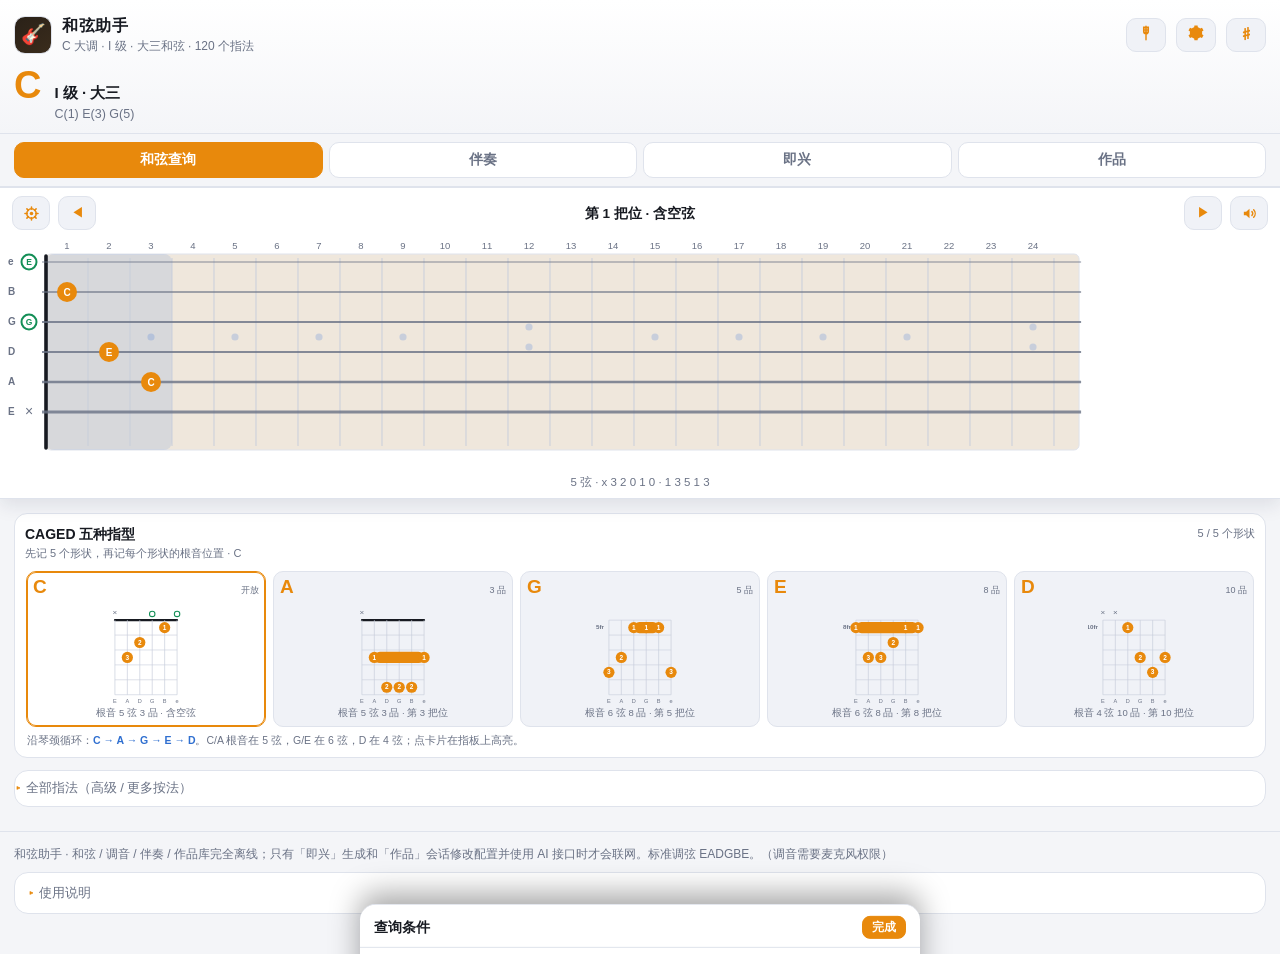
<file: app/src/main/assets/www/index.html>
<!DOCTYPE html>
<html lang="zh-CN">
<head>
<meta charset="utf-8">
<meta name="viewport" content="width=device-width, initial-scale=1, viewport-fit=cover">
<meta name="color-scheme" content="dark light">
<title>和弦助手 · Chord Helper</title>
<link rel="stylesheet" href="css/style.css">
</head>
<body>

<!-- 页面脚本异常兜底：真的出问题时显示出来，而不是给用户一片空白 -->
<script>
window.__err = null;
window.onerror = function (msg, src, line) {
  window.__err = msg + ' @' + String(src).split('/').pop() + ':' + line;
  try {
    var bar = document.createElement('div');
    bar.style.cssText = 'position:fixed;left:0;right:0;top:0;z-index:999;background:#b3261e;' +
      'color:#fff;font:12px/1.5 monospace;padding:6px 10px;white-space:pre-wrap';
    bar.textContent = '页面脚本出错：' + window.__err;
    document.body.appendChild(bar);
  } catch (e) { /* 兜底里的兜底 */ }
};
</script>

<!-- ================= 顶部信息 ================= -->
<header class="app-header">
  <div class="brand">
    <div class="logo" aria-hidden="true">&#127928;</div>
    <div class="brand-text">
      <h1>和弦助手</h1>
      <p id="subTitle">C 大调 · I 级 · 大三和弦</p>
    </div>
    <button id="btnTunerOpen" class="ghost-btn" type="button" title="调音 · 音阶" aria-label="调音">
      <svg viewBox="0 0 24 24" width="18" height="18" aria-hidden="true">
        <path d="M12 3v10.2M9.4 5.2h5.2M9.4 8.1h5.2M9.4 11h5.2M12 13.2a3.1 3.1 0 003.1-3.1V4.4H8.9v5.7A3.1 3.1 0 0012 13.2zM12 13.2V21"
          fill="none" stroke="currentColor" stroke-width="1.9" stroke-linecap="round"/>
      </svg>
    </button>
    <button id="btnAppSettings" class="ghost-btn" type="button" title="设置" aria-label="设置">
      <svg viewBox="0 0 24 24" width="18" height="18" aria-hidden="true">
        <path d="M12 8.2a3.8 3.8 0 100 7.6 3.8 3.8 0 000-7.6zm8.2 3.6c0-.6-.1-1.2-.2-1.8l2-1.5-2-3.4-2.4 1a7.7 7.7 0 00-3.1-1.8L14.1 2h-4.2l-.4 2.3c-1.2.4-2.2 1-3.1 1.8l-2.4-1-2 3.4 2 1.5a8 8 0 000 3.6l-2 1.5 2 3.4 2.4-1c.9.8 1.9 1.4 3.1 1.8l.4 2.3h4.2l.4-2.3c1.2-.4 2.2-1 3.1-1.8l2.4 1 2-3.4-2-1.5c.1-.6.2-1.2.2-1.8z"
          fill="currentColor"/>
      </svg>
    </button>
    <button id="btnSpell" class="ghost-btn" type="button" title="切换升降号拼写">&#9839;</button>
  </div>
  <div class="chord-headline">
    <div class="chord-name" id="chordName">C</div>
    <div class="chord-meta">
      <span class="roman" id="chordRoman">I</span>
      <span class="notes" id="chordNotes">C · E · G</span>
    </div>
  </div>
</header>

<!-- ================= 页签 ================= -->
<nav class="tabs" id="tabs">
  <button class="tab on" type="button" data-tab="chord">和弦查询</button>
  <button class="tab" type="button" data-tab="band">伴奏</button>
  <button class="tab" type="button" data-tab="improv">即兴</button>
  <button class="tab" type="button" data-tab="works">作品</button>
</nav>

<!-- ================= 视图一：和弦 ================= -->
<div class="view" id="viewChord">
  <section class="neck-section" id="neckSection">
    <div class="neck-toolbar">
      <button class="round-btn" id="btnSettings" type="button" title="查询条件" aria-label="查询条件">
        <!-- 用内联 SVG 而不是 ⚙ 字符：老系统字体里没有这个字形，会显示成方框 -->
        <svg viewBox="0 0 24 24" width="17" height="17" aria-hidden="true">
          <circle cx="12" cy="12" r="6.6" fill="none" stroke="currentColor" stroke-width="2.2"/>
          <circle cx="12" cy="12" r="2.5" fill="currentColor"/>
          <path d="M12 2.8v3M12 18.2v3M2.8 12h3M18.2 12h3M5.5 5.5l2.2 2.2M16.3 16.3l2.2 2.2M18.5 5.5l-2.2 2.2M7.7 16.3l-2.2 2.2"
                stroke="currentColor" stroke-width="2.2" stroke-linecap="round"/>
        </svg>
      </button>
      <button class="round-btn" id="btnPrev" type="button" title="上一个指法">&#9664;</button>
      <div class="neck-title">
        <strong id="voicingLabel">开放把位</strong>
      </div>
      <button class="round-btn" id="btnNext" type="button" title="下一个指法">&#9654;</button>
      <button class="round-btn" id="btnPlay" type="button" title="试听" aria-label="试听">
        <svg viewBox="0 0 24 24" width="17" height="17" aria-hidden="true">
          <path d="M4 9.4h3.3L12 5.4v13.2L7.3 14.6H4z" fill="currentColor"/>
          <path d="M15.4 9.2a4.3 4.3 0 010 5.6M17.9 6.7a7.7 7.7 0 010 10.6"
                fill="none" stroke="currentColor" stroke-width="2" stroke-linecap="round"/>
        </svg>
      </button>
    </div>
    <div class="neck-scroll" id="neckScroll">
      <div id="neckBox"></div>
    </div>
    <div class="neck-info" id="neckInfo"></div>
  </section>

  <main class="results">
    <section class="caged-panel" id="cagedPanel">
      <div class="caged-head">
        <div>
          <strong>CAGED 五种指型</strong>
          <span class="mini-hint" id="cagedHint">先记 5 个形状，再记每个形状的根音位置</span>
        </div>
        <span class="mini-hint" id="cagedCount"></span>
      </div>
      <div class="caged-row" id="cagedRow"></div>
      <div class="caged-note">沿琴颈循环：<b>C → A → G → E → D</b>。C/A 根音在 5 弦，G/E 在 6 弦，D 在 4 弦；点卡片在指板上高亮。</div>
    </section>

    <details class="advanced caged-all" id="allVoicings">
      <summary>全部指法（高级 / 更多按法）</summary>
      <div class="results-head">
        <strong>全部指法</strong>
        <span id="resultCount">0 个</span>
      </div>
      <div class="chip-row small" id="rangeChips"></div>
      <div id="results"></div>
    </details>
  </main>
</div>

<!-- ================= 视图二：调音 · 音阶 ================= -->
<div class="view" id="viewTuner" hidden>
  <div class="tuner-dialog-head">
    <strong>调音 · 音阶</strong>
    <button class="mini-toggle" id="btnTunerClose" type="button">关闭</button>
  </div>

  <section class="tuner-panel">
    <div class="tuner-readout">
      <div class="note-big" id="tuneNote">--</div>
      <div class="tuner-meta">
        <span class="tuner-freq" id="tuneFreq">-- Hz</span>
        <span class="tuner-deg" id="tuneDegree">--</span>
        <span class="tuner-str" id="tuneString">--</span>
      </div>
      <button class="chip big accent" id="btnMic" type="button">开始收音</button>
    </div>

    <div class="cents-wrap">
      <div class="cents-track"><div class="cents-center"></div></div>
      <div class="cents-needle" id="centsNeedle"></div>
      <div class="cents-labels"><span>-50</span><span>0</span><span>+50</span></div>
      <div class="cents-readout" id="tuneCents">-- 音分</div>
    </div>
    <p class="tuner-tip" id="tunerTip">
      点“开始收音”后把手机靠近吉他（或对着麦克风哼一个音），会实时显示音名、频率、
      音分偏差，以及它在你所选调式里的级数。
    </p>
  </section>

  <section class="neck-section plain">
    <div class="neck-toolbar">
      <button class="round-btn" id="btnTunerSettings" type="button" title="选择主调与调式" aria-label="选择主调与调式">
        <svg viewBox="0 0 24 24" width="17" height="17" aria-hidden="true">
          <circle cx="12" cy="12" r="6.6" fill="none" stroke="currentColor" stroke-width="2.2"/>
          <circle cx="12" cy="12" r="2.5" fill="currentColor"/>
          <path d="M12 2.8v3M12 18.2v3M2.8 12h3M18.2 12h3M5.5 5.5l2.2 2.2M16.3 16.3l2.2 2.2M18.5 5.5l-2.2 2.2M7.7 16.3l-2.2 2.2"
                stroke="currentColor" stroke-width="2.2" stroke-linecap="round"/>
        </svg>
      </button>
      <div class="neck-title">
        <strong id="scaleTitle">C 大调</strong>
      </div>
      <button class="round-btn wide" id="btnScaleLabel" type="button" title="切换标注内容">级数+音名</button>
    </div>
    <div class="neck-scroll" id="scaleScroll">
      <div id="scaleBox"></div>
    </div>
    <div class="neck-info" id="scaleInfo"></div>
  </section>

  <section class="panel scale-desc">
    <div class="mode-desc" id="modeDesc"></div>
    <div class="field">
      <label>七个音（级数 / 音名 / 相对主音的半音）</label>
      <div class="tones-row" id="tonesRow"></div>
    </div>
  </section>

  <section class="panel">
    <div class="label-row">
      <label>七种教会调式（点一下切换）</label>
      <span class="mini-hint" id="modeHint">同一个调式在不同主调上就是整体平移</span>
    </div>
    <div class="mode-table" id="modeTable"></div>
  </section>
</div>

<!-- ================= 视图三：伴奏（鼓机 + 和弦伴奏） ================= -->
<div class="view" id="viewBand" hidden>

  <!-- 总控：速度、谁参与、开始/停止 —— 两个子页签共用，保证「拍子一样」 -->
  <section class="band-head">
    <!-- 走向预览：紧跟页头的大字和弦，两个子页签都能看到 -->
    <div class="preview-block">
      <div class="label-row">
        <label>走向预览</label>
        <span class="mini-hint" id="progHint"></span>
      </div>
      <div class="prog-preview" id="progPreview"></div>
    </div>
    <div class="drum-head">
      <div class="drum-title">
        <strong id="bandTitle">伴奏</strong>
        <span id="bandStatus">鼓机 基础摇滚 · 伴奏 万能和弦</span>
      </div>
      <button class="chip big accent" id="btnBandPlay" type="button">开始</button>
    </div>

    <div class="drum-tempo">
      <div class="tempo-big"><span id="bpmValue">100</span><em>BPM</em></div>
      <input type="range" id="bpmRange" min="40" max="240" step="1" value="100" aria-label="速度 BPM">
      <div class="tempo-btns">
        <button class="mini-toggle" id="bpmMinus" type="button">-1</button>
        <button class="mini-toggle" id="bpmPlus" type="button">+1</button>
        <button class="mini-toggle" id="btnTap" type="button">TAP 点速</button>
      </div>
    </div>

    <div class="field">
      <label>谁参与播放（两个都开就一起响，拍点自动对齐）</label>
      <div class="chip-row small" id="enableChips"></div>
    </div>

  </section>

  <section class="panel instance-panel" id="instancePanel">
    <div class="label-row">
      <label>伴奏实例</label>
      <span class="mini-hint" id="instCount"></span>
    </div>
    <div class="inst-row">
      <select id="bandInstanceSelect" class="api-input" aria-label="已保存的伴奏实例"></select>
      <button class="mini-toggle on" id="btnSaveInstance" type="button">保存当前为实例</button>
      <button class="mini-toggle del-btn" id="btnDeleteInstance" type="button">删除</button>
    </div>
    <p class="api-note">一个实例 = 鼓机（含格子改动）+ 和弦走向 + 节奏型 + 调式 / 速度。保存后在「即兴」页选择它。</p>
  </section>

  <!-- 子页签 -->
  <nav class="tabs sub" id="bandTabs">
    <button class="tab on" type="button" data-sub="drums">鼓机</button>
    <button class="tab" type="button" data-sub="backing">伴奏</button>
  </nav>

  <!-- 子页签一：鼓机 -->
  <div id="subDrums">
    <section class="drum-panel">
      <div class="drum-head">
        <div class="drum-title">
          <strong id="drumName">基础摇滚</strong>
          <span id="drumMeta">4/4 · 底鼓 1、3 拍，军鼓 2、4 拍</span>
        </div>
      </div>
      <div class="field">
        <label>摇摆（把反拍八分往后推，布鲁斯/爵士用）</label>
        <div class="chip-row small" id="swingChips"></div>
      </div>
      <div class="field">
        <label>鼓组音量</label>
        <div class="drum-vol">
          <input type="range" id="drumVol" min="0" max="100" step="5" value="80" aria-label="鼓组音量">
          <span id="drumVolValue">80%</span>
        </div>
      </div>
    </section>

    <section class="neck-section plain">
      <div class="neck-toolbar">
        <button class="round-btn" id="btnDrumReset" type="button" title="恢复这个节奏的原样">&#8635;</button>
        <div class="neck-title">
          <strong id="drumGridTitle">节奏格子（点格子可自己改）</strong>
        </div>
        <button class="round-btn wide" id="btnDrumClear" type="button">清空</button>
      </div>
      <div class="step-scroll" id="stepScroll">
        <div id="stepGrid"></div>
      </div>
      <div class="neck-info" id="drumGridInfo">每格 = 十六分音符；蓝点是该鼓件的敲击位置</div>
    </section>

    <section class="panel">
      <div class="label-row">
        <label>常见节奏（点一下切换）</label>
        <span class="mini-hint">切页签也会继续响，练和弦转换很方便</span>
      </div>
      <div class="pattern-table" id="patternTable"></div>
    </section>
  </div>

  <!-- 子页签二：和弦伴奏 -->
  <div id="subBacking" hidden>
    <section class="panel">
      <div class="label-row">
        <label>调式（决定走向里每个级数是什么和弦）</label>
        <button class="mini-toggle" id="btnBackingKey" type="button">改调式</button>
      </div>
      <div class="key-line" id="backingKeyLine">C 大调</div>
    </section>

    <section class="panel">
      <div class="label-row">
        <label>和弦走向（点一下切换）</label>
        <button class="mini-toggle on" id="btnNewProg" type="button">新建和弦走向</button>
      </div>
      <div class="prog-table" id="progTable"></div>
    </section>

    <section class="panel" id="progEditor" hidden>
      <div class="label-row">
        <label id="progEditorTitle">编辑和弦走向</label>
        <button class="mini-toggle" id="btnAddChord" type="button">+ 加和弦</button>
      </div>
      <div class="edit-rows" id="progRows"></div>
      <div class="edit-actions">
        <button class="chip on" id="btnProgSave" type="button">保存并启用</button>
        <button class="chip" id="btnProgCancel" type="button">取消</button>
      </div>
    </section>

    <section class="panel">
      <div class="label-row">
        <label>节奏型（分解 / 扫弦）</label>
        <button class="mini-toggle on" id="btnNewRhythm" type="button">新建节奏型</button>
      </div>
      <div class="rhythm-table" id="rhythmTable"></div>
    </section>

    <section class="panel" id="rhythmEditor" hidden>
      <div class="label-row">
        <label id="rhythmEditorTitle">编辑节奏型</label>
        <button class="mini-toggle" id="btnRhythmType" type="button">分解</button>
      </div>
      <div class="field">
        <label>几拍</label>
        <div class="chip-row small" id="reBeats"></div>
      </div>
      <div class="field">
        <label>每一拍几个格子（2 = 八分，4 = 十六分）</label>
        <div class="chip-row small" id="rePerBeat"></div>
      </div>
      <div class="field">
        <label id="reSeqLabel">每个格子弹什么（点一下循环：根音 → 各弦 → 休止）</label>
        <div class="edit-seq" id="reSeq"></div>
      </div>
      <div class="edit-actions">
        <button class="chip on" id="btnRhythmSave" type="button">保存并启用</button>
        <button class="chip" id="btnRhythmCancel" type="button">取消</button>
      </div>
    </section>


  </div>

</div>

<div class="view" id="viewImprov" hidden>

  <section class="panel improv-hero">
    <div class="label-row">
      <label>即兴</label>
      <span class="mini-hint" id="improvHint">选择一个伴奏实例</span>
    </div>
    <div class="solo-mode-row">
      <div class="mode-banner local" id="modeBanner">当前：本地 solo（未配置 API）</div>
    </div>

    <div class="field">
      <label>提示词（可选）</label>
      <textarea id="improvPrompt" class="api-input prompt-input" rows="3"
        placeholder="例如：帮我生成一段solo，生成一段凄凉的秋天有个老人扫落叶的场景"></textarea>
      <div class="mini-hint">填了提示词会先推荐鼓、节奏型、走向和 5 个速度；不填则按当前实例的和弦走向生成。</div>
    </div>

    <div class="panel rec-panel" id="recPanel" hidden>
      <div class="label-row">
        <label>推荐结果</label>
        <span class="mini-hint" id="recSource"></span>
      </div>
      <div class="rec-summary" id="recSummary"></div>
      <div class="rec-choice-grid">
        <label>鼓机<select id="recDrumSelect" class="api-input" aria-label="选择鼓机"></select></label>
        <label>节奏型<select id="recRhythmSelect" class="api-input" aria-label="选择节奏型"></select></label>
        <label>和弦走向<select id="recProgressionSelect" class="api-input" aria-label="选择和弦走向"></select></label>
      </div>
      <div class="rec-bpm-title">速度（可直接输入 40–240 BPM）</div>
      <div class="rec-speed-row">
        <input id="recBpmInput" class="api-input rec-bpm-input" type="number" min="40" max="240"
          step="1" inputmode="numeric" placeholder="输入 BPM" aria-label="速度 BPM">
        <button class="mini-toggle" id="btnUseRecBpm" type="button">推荐速度 <b id="recBpmBest">--</b> BPM</button>
      </div>
      <div class="mini-hint">快捷选择：</div>
      <div class="chip-row small wrap" id="recBpmRow"></div>
      <div class="edit-actions rec-actions">
        <button class="chip on" id="btnRecGenerate" type="button" disabled>用这些选择生成</button>
      </div>
      <div class="mini-hint" id="recReason"></div>
    </div>

    <div class="field">
      <label>伴奏实例（鼓机 + 和弦走向 + 节奏型）</label>
      <div class="inst-row">
        <input id="instanceSearch" class="api-input inst-search" type="search"
          placeholder="搜索实例：名字 / 走向 / 调式 / 速度…" aria-label="搜索伴奏实例">
        <select id="instanceSelect" class="api-input" aria-label="伴奏实例"></select>
        <button class="mini-toggle" id="btnInstNew" type="button">用当前伴奏新建</button>
        <button class="mini-toggle del-btn" id="btnInstDelete" type="button">删除</button>
      </div>
      <div class="mini-hint" id="instanceInfo">还没有实例：先到「伴奏」页配置好鼓机/走向/节奏型，再点“用当前伴奏新建”。</div>
    </div>

    <div class="select-row">
      <label>音乐风格<select id="styleSelect" class="api-input" aria-label="音乐风格"></select></label>
      <label>长度<select id="lengthSelect" class="api-input" aria-label="即兴长度"></select></label>
      <label>旋律音色<select id="toneSelect" class="api-input" aria-label="旋律音色"></select></label>
      <button class="mini-toggle tone-preview" id="btnTonePreview" type="button"
        title="用当前音色弹一小段，听钢弦/尼龙/电吉他/过载/失真/爵士的区别">试听音色</button>
    </div>

    <div class="field">
      <label>离调 Bias <b id="biasValue">40</b> / 100（越大越脱离主调）</label>
      <input type="range" id="biasRange" min="0" max="100" step="5" value="40" aria-label="离调 Bias">
    </div>

    <div class="field">
      <label>音域 Bias <b id="rangeBiasValue">0.50</b> / 1（0≈一个八度，1≈两个八度）</label>
      <input type="range" id="rangeBiasRange" min="0" max="1" step="0.05" value="0.5"
        aria-label="音域 Bias">
    </div>

    <div class="mix-row">
      <label>鼓 <b id="mixDrumsValue">80%</b>
        <input type="range" id="mixDrums" min="0" max="120" step="5" value="80" aria-label="鼓音量">
      </label>
      <label>伴奏 <b id="mixBackingValue">100%</b>
        <input type="range" id="mixBacking" min="0" max="120" step="5" value="100" aria-label="伴奏音量">
      </label>
      <label>solo <b id="mixSoloValue">120%</b>
        <input type="range" id="mixSolo" min="0" max="220" step="10" value="120" aria-label="solo 音量">
      </label>
    </div>

    <div class="edit-actions wrap-actions improv-main-actions">
      <button class="chip on" id="btnImprovGen" type="button">生成</button>
      <button class="chip" id="btnSaveScore" type="button" disabled>保存</button>
    </div>
    <div class="improv-msg" id="improvMsg"></div>
  </section>

  <section class="panel" id="queuePanel">
    <div class="label-row">
      <label>任务队列</label>
      <span class="mini-hint" id="queueInfo">空闲</span>
    </div>
    <div class="queue-list" id="queueList"></div>
    <div class="queue-live" id="queueLive" hidden>
      <div class="queue-live-head">
        <strong id="queueLiveTitle">--</strong>
        <span class="mini-hint" id="queueLiveStatus">--</span>
      </div>
      <div class="label-row">
        <label>思考过程（流式）</label>
        <span class="mini-hint" id="queueStreamHint"></span>
      </div>
      <pre class="queue-stream" id="queueStream"></pre>
      <div class="agent-log" id="agentLog" hidden></div>
      <div class="edit-actions">
        <button class="mini-toggle" id="btnQueueClear" type="button">清空已完成</button>
      </div>
    </div>
  </section>

  <section class="panel" id="scorePanel">
    <div class="label-row">
      <label>简谱</label>
      <span class="mini-hint" id="scoreMeta">还没有内容</span>
    </div>
    <div class="score-wait" id="scoreWaiting" hidden>任务运行中，完成后会在这里显示新的简谱…</div>
    <div class="now-note" id="nowNote">停止 · 播放时这里会显示当前音与小节</div>
    <div class="mini-hint score-legend">每两格一拍，浅/深底色交替；数字上方的点 = 高八度，下方的点 = 低八度；— = 延音（连音）。</div>
    <div class="score-scroll" id="scoreScroll">
      <div class="score-view" id="scoreView"></div>
    </div>
  </section>

  <section class="panel" id="guitarPanel">
    <div class="label-row">
      <label>双吉他</label>
      <span class="mini-hint" id="guitarHint">左边旋律 · 右边节奏和弦</span>
    </div>
    <div class="dual-neck">
      <div class="neck-card">
        <div class="neck-card-head">
          <span>旋律吉他</span>
          <span class="mini-hint" id="melodyShape">--</span>
        </div>
        <div class="mini-neck" id="melodyNeck"></div>
        <label class="neck-select">指型
          <select id="shapeSelect" class="api-input" aria-label="旋律吉他指型"></select>
        </label>
        <div class="shape-warn" id="shapeWarn" hidden></div>
        <div class="used-notes" id="melodyUsed">用到的音：--</div>
      </div>
      <div class="neck-card">
        <div class="neck-card-head">
          <span>节奏吉他</span>
          <span class="mini-hint" id="rhythmChord">--</span>
        </div>
        <div class="mini-neck" id="rhythmNeck"></div>
        <label class="neck-select">把位
          <select id="registerSelect" class="api-input" aria-label="节奏吉他把位">
            <option value="low">低把位</option>
            <option value="mid">中把位</option>
            <option value="high">高把位</option>
          </select>
        </label>
      </div>
    </div>
  </section>

  <details class="advanced improv-tools">
    <summary>工具（图片识别 / 配和弦 / 六线谱）</summary>
    <div class="tool-body">
      <div class="edit-actions wrap-actions">
        <button class="chip" id="btnPickImage" type="button">上传简谱图片识别</button>
        <input type="file" id="scoreImage" accept="image/*" hidden>
        <button class="chip" id="btnSuggestChords" type="button" disabled>根据简谱配和弦</button>
        <button class="chip" id="btnScoreToTab" type="button" disabled>生成六线谱</button>
      </div>
      <div class="chord-suggest" id="chordSuggest" hidden></div>
      <details class="advanced" id="textImportPanel">
        <summary>文本导入简谱（没有多模态模型时用这个）</summary>
        <textarea id="scoreText" class="api-input" rows="7" spellcheck="false"
          placeholder="title=我的谱&#10;key=C&#10;mode=major&#10;bpm=100&#10;C | 5 3 2 3 1 3 2 3&#10;G | 6 5 3 2 1 2 3 -"></textarea>
        <div class="edit-actions">
          <button class="chip" id="btnTextImport" type="button">导入</button>
        </div>
      </details>
      <pre class="tab-pre" id="tabPreview" hidden></pre>
    </div>
  </details>
</div>

<!-- ================= 视图：我的作品 ================= -->
<div class="view" id="viewWorks" hidden>
  <section class="panel works-panel">
    <div class="label-row">
      <label>我的作品</label>
      <span class="mini-hint" id="libCount"></span>
    </div>
    <div class="chip-row small" id="libTabs">
      <button class="chip sm on" type="button" data-lib="craft">作品库</button>
      <button class="chip sm" type="button" data-lib="jianpu">简谱库</button>
      <button class="chip sm" type="button" data-lib="tablature">六线谱库</button>
    </div>
    <div class="lib-box" id="craftLib"></div>
    <div class="lib-box" id="jianpuLib" hidden></div>
    <div class="lib-box" id="tabLib" hidden></div>
  </section>
</div>

<footer class="app-footer">
  <p>和弦助手 · 和弦 / 调音 / 伴奏 / 作品库完全离线；只有「即兴」生成和「作品」会话修改配置并使用 AI 接口时才会联网。标准调弦 EADGBE。（调音需要麦克风权限）</p>
  <details class="advanced">
    <summary>使用说明</summary>
    <ol class="help">
      <li><b>和弦查询</b>：点顶部 <b>&#9881;</b> 打开条件面板，先选<b>主调</b>、再选<b>级数</b>（可加升降号），最后选<b>和弦属性</b>。</li>
      <li>“调内和弦”一排是当前调的自然和弦，点一下直接查询。</li>
      <li><b>CAGED</b>：和弦页先看 C/A/G/E/D 五张代表指型卡，先记形状和根音位置；点卡片会在指板上高亮。需要更多按法时再展开「全部指法（高级）」。</li>
      <li>指板默认 24 品，可在条件面板里调整；点任意指法卡片可以在指板上高亮该指法。</li>
      <li><b>&#9664; / &#9654;</b> 在全部指法之间切换，<b>&#9834;</b> 试听当前指法（扫弦）。</li>
      <li><b>调音 · 音阶</b>：点右上角、设置左边的调音按钮，以 dialog 打开；先选主调与调式（点 <b>&#9881;</b>），再点“开始收音”；右上角「关闭」退出并释放麦克风。</li>
      <li><b>伴奏</b>：上面选速度（也可以 TAP 点速），下面两个子页签——<b>鼓机</b>（节奏 + 自己点格子）和<b>伴奏</b>（调式、63 条和弦走向、节奏型；可搜情绪/标签/和弦）。两个都启用就会一起响，拍点自动对齐。</li>
      <li><b>伴奏实例</b>：在伴奏页把「鼓机（含格子改动）+ 和弦走向 + 节奏型 + 调式/速度」保存成实例；即兴页可以输入名字/走向/调式搜索，再选择作为素材。</li>
      <li><b>即兴（顶部独立页签）</b>：可以填一个场景提示词（例如“凄凉的秋天，一个老人扫落叶”）。填了会先让推荐 agent 给出鼓、节奏型、和弦走向、1 个推荐速度和 Top5 备选；速度可以点选或直接输入，改完点 <b>用这些选择生成</b> 才生成；不填就按当前伴奏实例生成。页面主操作只有 <b>生成</b> 和 <b>保存</b>。风格 7 种、音色 6 种、长度 1–3 loop、离调 Bias、音域 Bias、三路音量；播放时双指板显示音名和当前音。</li>
      <li><b>设置</b>：点右上角齿轮，填写厂商 / 模型 / API Key，并选择浅色、深色或跟随系统主题。Key 只保存在本机。</li>
      <li><b>作品</b>：即兴右边的顶部页签。一个作品（craft）包含提示词、推荐、你选的速度、伴奏实例（鼓/节奏型/走向）、简谱和后续修改会话；点作品进入独立详情页，左上角 <b>← 返回作品库</b>。旧简谱库和六线谱库也在「作品」里。</li>
      <li><b>作品详情</b>：显示提示词、推荐与选择、和弦图/节奏预览、双吉他指板、三声部音量、分页版本表格和简谱；底部可以继续对话，例如“第二小节轻一点”，修改结果、版本和会话都会写回 SQLite。</li>
      <li>谱记法：x = 闷弦，0 = 空弦，数字 = 品位；圆点里的数字是建议指法（1=食指 … 4=小指）。</li>
      <li>AI 接口：点右上角「设置」，在弹窗里选厂商、填模型与自己的 Key，点「测试连接」。Key 只保存在本机；DeepSeek 聊天模型不支持图片识别，图片请用多模态模型或文本导入。</li>
    </ol>
  </details>
</footer>

<!-- ================= 条件面板（底部抽屉） ================= -->
<div class="backdrop" id="backdrop"></div>
<div class="sheet" id="sheet">
  <div class="sheet-head">
    <strong id="sheetTitle">查询条件</strong>
    <button class="mini-toggle on" id="sheetDone" type="button">完成</button>
  </div>
  <div class="sheet-body">

    <div class="field">
      <label>主调（Key）</label>
      <div class="chip-row" id="keyChips"></div>
    </div>

    <div class="field">
      <label>音阶 / 调式（决定级数对应的音，也决定调音时的级数标注）</label>
      <div class="chip-row small" id="scaleChips"></div>
      <div class="seg" id="accChips">
        <button type="button" data-acc="-1">&#9837; 降</button>
        <button type="button" data-acc="0" class="on">&#9838; 本音</button>
        <button type="button" data-acc="1">&#9839; 升</button>
      </div>
    </div>

    <div class="field" id="degreeField">
      <label>级数（和弦根音 = 主调音阶的第几级）</label>
      <div class="chip-row" id="degreeChips"></div>
    </div>

    <div class="field" id="diatonicField">
      <div class="label-row">
        <label>调内和弦（点一下直接查）</label>
        <button class="mini-toggle" id="btnDiatonic7" type="button">七和弦</button>
      </div>
      <div class="chip-row wrap" id="diatonicRow"></div>
    </div>

    <div class="field" id="qualityField">
      <label>和弦属性</label>
      <div id="qualityGroups"></div>
    </div>

    <details class="advanced" id="advanced">
      <summary>高级设置</summary>
      <div class="field">
        <label>指板最大品（默认 24）</label>
        <div class="chip-row small" id="maxFretChips"></div>
      </div>
      <div class="field">
        <label>单个指法最大跨度（品）</label>
        <div class="chip-row small" id="spanChips"></div>
      </div>
      <div class="field">
        <label>最少发声弦数</label>
        <div class="chip-row small" id="minSoundChips"></div>
      </div>
      <div class="field">
        <label>展示方式</label>
        <div class="chip-row small" id="modeChips"></div>
      </div>
      <div class="field">
        <label>和弦图标注</label>
        <div class="chip-row small" id="labelChips"></div>
      </div>
      <div class="field">
        <label>调音基准音 A4（一般用 440）</label>
        <div class="chip-row small" id="a4Chips"></div>
      </div>
      <div class="switch-list">
        <label class="switch"><input type="checkbox" id="chkBassRoot" checked><span>低音必须是根音（关闭可看转位）</span></label>
        <label class="switch"><input type="checkbox" id="chkInnerMute"><span>允许发声弦中间有闷弦</span></label>
        <label class="switch"><input type="checkbox" id="chkAllTones"><span>指板上显示全部和弦音</span></label>
      </div>
    </details>

  </div>
</div>

<!-- ================= 页面：作品详情 ================= -->
<div class="view" id="viewCraft" hidden>
  <div class="craft-topbar">
    <button class="mini-toggle craft-back-btn" id="btnCraftBack" type="button">← 返回作品库</button>
    <span class="craft-topbar-title">作品详情</span>
  </div>
  <section class="panel craft-hero">
    <div class="label-row">
      <span class="mini-hint" id="craftMeta"></span>
    </div>
    <h2 class="craft-title" id="craftTitle">作品</h2>
    <div class="craft-prompt" id="craftPrompt"></div>
    <div class="edit-actions">
      <button class="chip on" id="btnCraftPlay" type="button">播放作品</button>
      <button class="chip" id="btnCraftStop" type="button">停止</button>
    </div>
    <div class="mix-row craft-mix">
      <label>鼓 <b id="craftMixDrumsValue">80%</b>
        <input type="range" id="craftMixDrums" min="0" max="120" step="5" value="80" aria-label="作品鼓音量">
      </label>
      <label>伴奏 <b id="craftMixBackingValue">100%</b>
        <input type="range" id="craftMixBacking" min="0" max="120" step="5" value="100" aria-label="作品伴奏音量">
      </label>
      <label>solo <b id="craftMixSoloValue">120%</b>
        <input type="range" id="craftMixSolo" min="0" max="220" step="10" value="120" aria-label="作品 solo 音量">
      </label>
    </div>
  </section>

  <section class="panel">
    <div class="label-row">
      <label>伴奏预览</label>
      <span class="mini-hint" id="craftBandMeta"></span>
    </div>
    <div class="craft-band-preview" id="craftBandPreview"></div>
  </section>

  <section class="panel">
    <div class="label-row">
      <label>双吉他</label>
      <span class="mini-hint" id="craftGuitarHint">左边旋律 · 右边节奏和弦</span>
    </div>
    <div class="dual-neck">
      <div class="neck-card">
        <div class="neck-card-head">
          <span>旋律吉他</span>
          <span class="mini-hint" id="craftMelodyShape">--</span>
        </div>
        <div class="mini-neck" id="craftMelodyNeck"></div>
        <label class="neck-select">指型
          <select id="craftShapeSelect" class="api-input" aria-label="作品旋律指型"></select>
        </label>
        <div class="shape-warn" id="craftShapeWarn" hidden></div>
        <div class="used-notes" id="craftMelodyUsed">用到的音：--</div>
      </div>
      <div class="neck-card">
        <div class="neck-card-head">
          <span>节奏吉他</span>
          <span class="mini-hint" id="craftRhythmChord">--</span>
        </div>
        <div class="mini-neck" id="craftRhythmNeck"></div>
        <label class="neck-select">把位
          <select id="craftRegisterSelect" class="api-input" aria-label="作品节奏吉他把位">
            <option value="low">低把位</option>
            <option value="mid">中把位</option>
            <option value="high">高把位</option>
          </select>
        </label>
      </div>
    </div>
  </section>

  <section class="panel">
    <div class="label-row">
      <label>推荐与选择</label>
      <span class="mini-hint" id="craftRecSource"></span>
    </div>
    <div class="rec-summary" id="craftRec"></div>
  </section>

  <section class="panel">
    <div class="label-row">
      <label>版本记录</label>
      <span class="mini-hint" id="craftVersionHint"></span>
    </div>
    <div class="craft-versions" id="craftVersions"></div>
  </section>

  <section class="panel">
    <div class="label-row craft-score-head">
      <label id="craftScoreLabel">简谱</label>
      <span class="mini-hint" id="craftScoreMeta"></span>
    </div>
    <div class="mini-hint score-legend">每两格一拍，浅/深底色交替；数字上方的点 = 高八度，下方的点 = 低八度；— = 延音（连音）。</div>
    <div class="score-scroll">
      <div class="score-view" id="craftScore"></div>
    </div>
  </section>

  <section class="panel">
    <div class="label-row">
      <label>继续修改</label>
      <span class="mini-hint">对话和每次结果都会保存在这个作品里</span>
    </div>
    <div class="craft-messages" id="craftMessages"></div>
    <textarea id="craftChatInput" class="api-input prompt-input" rows="3"
      placeholder="例如：第二小节太密了，帮我留一点呼吸；结尾落回主音"></textarea>
    <div class="edit-actions">
      <button class="chip on" id="btnCraftSend" type="button">发送修改</button>
    </div>
    <div class="improv-msg" id="craftChatMsg"></div>
  </section>
</div>

<!-- ================= 弹窗：设置 / 实例名称 ================= -->
<div class="dialog-backdrop" id="apiDialog" hidden>
  <div class="dialog" role="dialog" aria-modal="true" aria-labelledby="apiDialogTitle">
    <div class="dialog-head">
      <strong id="apiDialogTitle">设置</strong>
      <button class="mini-toggle" id="apiDialogClose" type="button" aria-label="关闭">×</button>
    </div>
    <div class="dialog-body">
      <div class="api-grid">
        <label>厂商<select id="llmVendor" class="api-input" aria-label="厂商"></select></label>
        <label>Base URL<input id="llmBase" class="api-input" type="text" placeholder="https://api.deepseek.com" autocomplete="off" autocapitalize="off" spellcheck="false"></label>
        <label>模型<input id="llmModel" class="api-input" type="text" placeholder="deepseek-chat" autocomplete="off" autocapitalize="off" spellcheck="false"></label>
        <label>API Key<input id="llmKey" class="api-input" type="password" placeholder="sk-…" autocomplete="off" autocapitalize="off" spellcheck="false"></label>
      </div>
      <div class="edit-actions">
        <button class="chip" id="btnLlmTest" type="button">测试连接</button>
        <button class="chip on" id="btnLlmSave" type="button">保存并关闭</button>
      </div>
      <div class="mini-hint" id="apiState">未配置</div>
      <div class="api-section">
        <label>外观主题
          <select id="themeSelect" class="api-input" aria-label="外观主题">
            <option value="auto">跟随系统</option>
            <option value="light">浅色</option>
            <option value="dark">深色</option>
          </select>
        </label>
      </div>
      <p class="api-note" id="llmHint">
        只写在本机（安卓 SQLite / 浏览器 localStorage）。地址请用 https。
        图片识别需要多模态模型（DeepSeek 聊天模型不支持图片，请用文本导入）。
      </p>
    </div>
  </div>
</div>

<div class="dialog-backdrop" id="instDialog" hidden>
  <div class="dialog" role="dialog" aria-modal="true">
    <div class="dialog-head">
      <strong>保存伴奏实例</strong>
      <button class="mini-toggle" id="instDialogClose" type="button" aria-label="关闭">×</button>
    </div>
    <div class="dialog-body">
      <label class="dialog-label">名称
        <input id="instName" class="api-input" type="text" maxlength="40" placeholder="例如：我的 12 小节布鲁斯">
      </label>
      <p class="api-note">实例会保存当前鼓机格子、和弦走向、节奏型、调式与速度；之后在「即兴」页选择它。</p>
      <div class="edit-actions">
        <button class="chip on" id="btnInstSave" type="button">保存</button>
        <button class="chip" id="btnInstCancel" type="button">取消</button>
      </div>
    </div>
  </div>
</div>

<script src="js/music.js"></script>
<script src="js/chord.js"></script>
<script src="js/render.js"></script>
<script src="js/audio.js"></script>
<script src="js/pitch.js"></script>
<script src="js/tuner.js"></script>
<script src="js/patterns.js"></script>
<script src="js/transport.js"></script>
<script src="js/voices.js"></script>
<script src="js/drums.js"></script>
<script src="js/backing.js"></script>
<script src="js/store.js"></script>
<script src="js/pager.js"></script>
<script src="js/llm.js"></script>
<script src="js/agentqueue.js"></script>
<script src="js/band.js"></script>
<script src="js/drumsui.js"></script>
<script src="js/bandui.js"></script>
<script src="js/backingui.js"></script>
<script src="js/instances.js"></script>
<script src="js/crafts.js"></script>
<script src="js/improv.js"></script>
<script src="js/improvui.js"></script>
<script src="js/craftui.js"></script>
<script src="js/app.js"></script>
<!-- ================= 迷你播放条（播放鼓机时出现） ================= -->
<div class="mini-player" id="miniPlayer" hidden>
  <span class="mp-dot" id="mpDot"></span>
  <span class="mp-chord" id="mpChord">--</span>
  <span class="mp-solo" id="mpSolo" hidden>SOLO</span>
  <span class="mp-text" id="mpText">伴奏 · 100 BPM</span>
  <button class="mini-toggle" id="mpOpen" type="button">打开伴奏</button>
  <button class="mini-toggle on" id="mpStop" type="button">停止</button>
</div>

</body>
</html>
</file>
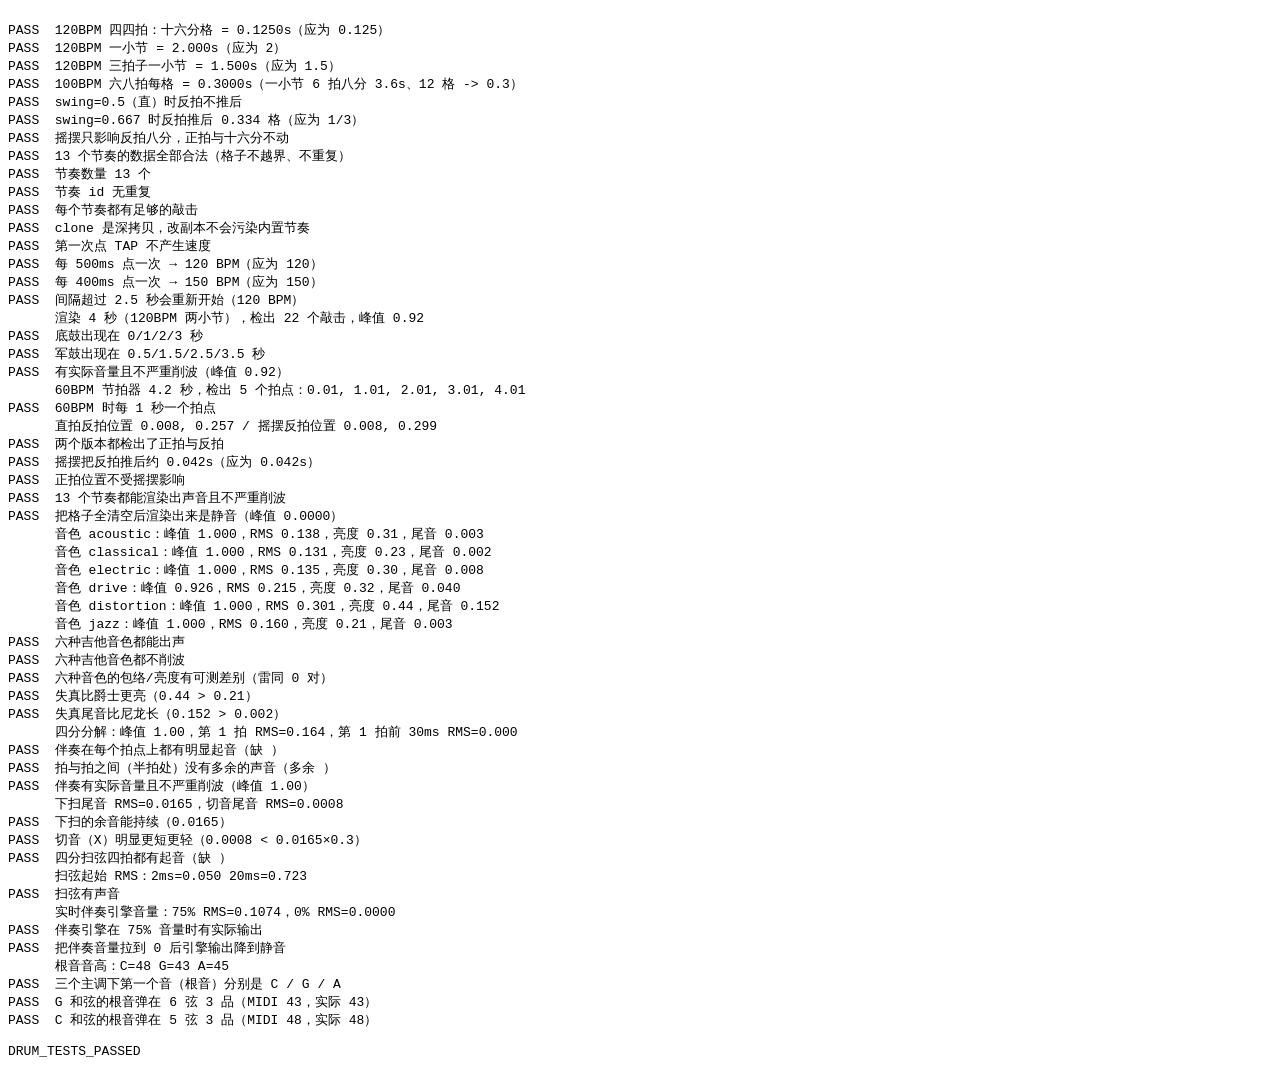
<file: tools/drumtest.html>
<!DOCTYPE html>
<html lang="zh-CN">
<head><meta charset="utf-8"><title>鼓机 + 伴奏测试</title>
<style>body{font:13px monospace;margin:0;padding:8px}pre{white-space:pre-wrap}</style>
</head>
<body>
<pre id="out">running...</pre>
<script src="../app/src/main/assets/www/js/music.js"></script>
<script src="../app/src/main/assets/www/js/chord.js"></script>
<script src="../app/src/main/assets/www/js/render.js"></script>
<script src="../app/src/main/assets/www/js/patterns.js"></script>
<script src="../app/src/main/assets/www/js/transport.js"></script>
<script src="../app/src/main/assets/www/js/audio.js"></script>
<script src="../app/src/main/assets/www/js/drums.js"></script>
<script src="../app/src/main/assets/www/js/backing.js"></script>
<script src="../app/src/main/assets/www/js/band.js"></script>
<script>
/*
 * 鼓机与伴奏测试：用 OfflineAudioContext 把节奏渲染成一段真实音频，再从波形里找「敲击时刻」，
 * 逐条核对是不是该响的时候响、不该响的时候不响。这比只测数据结构可信得多。
 *
 * 由 tools/run_audio_test.py 驱动（结果用 sendBeacon 回传，因为无头浏览器
 * --dump-dom 会在异步测试跑完前就 dump）。
 */
(function () {
  var lines = [], fails = 0;
  var SEP = '  |  ';
  function ok(cond, msg) { lines.push((cond ? 'PASS  ' : 'FAIL  ') + msg); if (!cond) fails++; }
  function info(msg) { lines.push('      ' + msg); }

  var qs = (location.search || '').replace(/^\?/, '').split('&');
  var PORT = 0;
  for (var qi = 0; qi < qs.length; qi++) {
    var kv = qs[qi].split('=');
    if (kv[0] === 'port') PORT = Number(kv[1]);
  }
  function report(text) {
    document.getElementById('out').textContent = text;
    if (PORT && navigator.sendBeacon) {
      try { navigator.sendBeacon('http://127.0.0.1:' + PORT + '/result', text); } catch (e) {}
    }
  }
  window.setTimeout(function () {
    var p = document.getElementById('out');
    if (p && p.textContent === 'running...') p.textContent = 'SCRIPT_DID_NOT_START (主脚本未执行，可能是语法错误)';
  }, 2000);

  /* ---------- 从波形里找敲击时刻 ----------
     做法：4ms 窗的 RMS 包络 -> 正向差分（只取变大）-> 自适应阈值。
     自适应是关键：底鼓的起音比军鼓、闭镲强得多，用「全局峰值 × 固定比例」当阈值
     会把弱一点的军鼓漏掉；改成和「附近一小段的变化率均值」比，强弱起音都能抓到。
     另外在包络最前面补一个 0，这样正好落在 t=0 的那一下也能被检出来。
     最后加不应期，避免同一个音被算成两下。 */
  function onsets(samples, sampleRate, opts) {
    opts = opts || {};
    var win = Math.max(2, Math.floor(sampleRate * (opts.window || 0.004)));
    var hop = Math.max(1, Math.floor(sampleRate * (opts.hop || 0.002)));
    var minGap = (opts.minGap === undefined) ? 0.03 : opts.minGap;
    var ratio = (opts.attack === undefined) ? 2.2 : opts.attack;
    var floor = (opts.threshold === undefined) ? 0.0012 : opts.threshold;

    var env = [0];                       /* 前导 0：让 t=0 的起音有一个可比的前值 */
    for (var i = 0; i + win < samples.length; i += hop) {
      var sum = 0;
      for (var j = 0; j < win; j++) sum += samples[i + j] * samples[i + j];
      env.push(Math.sqrt(sum / win));
    }
    var peak = 0;
    for (i = 0; i < samples.length; i++) if (Math.abs(samples[i]) > peak) peak = Math.abs(samples[i]);

    /* 包络先做 5 帧（10ms）滑动平均再做差分：
       4ms 的窗口盖不住低音弦的半个周期，包络会随波形相位抖动，
       不平滑的话这些抖动会被当成起音。 */
    var sm = [];
    for (i = 0; i < env.length; i++) {
      var sa = Math.max(0, i - 2), sb = Math.min(env.length, i + 3), ss = 0;
      for (var sk = sa; sk < sb; sk++) ss += env[sk];
      sm.push(ss / (sb - sa));
    }
    var d = [];
    for (i = 1; i < sm.length; i++) d.push(Math.max(0, sm[i] - sm[i - 1]));
    if (!d.length) return { list: [], peak: peak };

    var halfWin = Math.max(2, Math.round(0.05 * sampleRate / hop));   /* 局部窗口 ±50ms */
    var list = [], last = -1e9;
    for (i = 0; i < d.length; i++) {
      if (d[i] < floor) continue;
      var a = Math.max(0, i - halfWin), b = Math.min(d.length, i + halfWin + 1);
      var sum2 = 0;
      for (var k = a; k < b; k++) sum2 += d[k];
      var localMean = sum2 / (b - a);
      if (d[i] < Math.max(floor, localMean * ratio)) continue;
      if (i + 1 < d.length && d[i] < d[i + 1]) continue;              /* 取上升段末尾 */
      var t = (i + 1) * hop / sampleRate;
      if (t - last < minGap) continue;
      list.push(t);
      last = t;
    }
    return { list: list, peak: peak };
  }

  /* 某时刻附近 4ms 的 RMS */
  function rmsAt(samples, sampleRate, t) {
    var a = Math.max(0, Math.floor((t - 0.002) * sampleRate));
    var b = Math.min(samples.length, Math.floor((t + 0.002) * sampleRate));
    var s = 0, n = 0;
    for (var i = a; i < b; i++) { s += samples[i] * samples[i]; n++; }
    return n ? Math.sqrt(s / n) : 0;
  }
  /* 判断 t 这一刻是否有「起音」：相对前 30ms 有明显跃升。
     直接看包络比跑通用起音检测更稳——多音同时响时会有拍频起伏，
     通用检测器容易把起伏也当起音，而这里的判据只认「明显的抬升」。 */
  function hasAttack(samples, sampleRate, t, factor) {
    var before = rmsAt(samples, sampleRate, Math.max(0, t - 0.03));
    var after = rmsAt(samples, sampleRate, t + 0.006);
    return after > Math.max(0.012, before * (factor || 1.6));
  }

  function near(list, t, tol) {
    for (var i = 0; i < list.length; i++) if (Math.abs(list[i] - t) <= tol) return list[i];
    return null;
  }

  /* ---------- 断言 ---------- */
  function testStepMath() {
    var p = Patterns.byId('rock');                 /* 4/4，16 格，4 拍 */
    var step = Drums.stepSeconds(p, 120);
    var bar = Drums.barSeconds(p, 120);
    ok(Math.abs(step - 0.125) < 1e-6, '120BPM 四四拍：十六分格 = ' + step.toFixed(4) + 's（应为 0.125）');
    ok(Math.abs(bar - 2) < 1e-6, '120BPM 一小节 = ' + bar.toFixed(3) + 's（应为 2）');
    var w = Patterns.byId('waltz');                /* 3/4，12 格，3 拍 */
    ok(Math.abs(Drums.barSeconds(w, 120) - 1.5) < 1e-6, '120BPM 三拍子一小节 = ' + Drums.barSeconds(w, 120).toFixed(3) + 's（应为 1.5）');
    var b68 = Patterns.byId('blues68');            /* 6/8，12 格，6 拍（按八分算） */
    ok(Math.abs(Drums.stepSeconds(b68, 100) - 0.3) < 1e-6, '100BPM 六八拍每格 = ' + Drums.stepSeconds(b68, 100).toFixed(4) + 's（一小节 6 拍八分 3.6s、12 格 -> 0.3）');
    /* 摇摆：0.5 不推，0.667 把反拍八分推后 1/3 格 */
    ok(Drums.swingOffsetSteps(p, 2, 0.5) === 0, 'swing=0.5（直）时反拍不推后');
    ok(Math.abs(Drums.swingOffsetSteps(p, 2, 0.667) - 0.3333) < 0.001,
       'swing=0.667 时反拍推后 ' + Drums.swingOffsetSteps(p, 2, 0.667).toFixed(3) + ' 格（应为 1/3）');
    ok(Drums.swingOffsetSteps(p, 1, 0.667) === 0, '摇摆只影响反拍八分，正拍与十六分不动');
  }

  function testPatternData() {
    var errs = [];
    for (var i = 0; i < Patterns.LIST.length; i++) {
      errs = errs.concat(Patterns.validate(Patterns.LIST[i]));
    }
    ok(errs.length === 0, Patterns.LIST.length + ' 个节奏的数据全部合法（格子不越界、不重复）' + (errs.length ? '：' + errs.join('；') : ''));
    ok(Patterns.LIST.length >= 12, '节奏数量 ' + Patterns.LIST.length + ' 个');
    var ids = {};
    var dup = [];
    for (i = 0; i < Patterns.LIST.length; i++) {
      if (ids[Patterns.LIST[i].id]) dup.push(Patterns.LIST[i].id);
      ids[Patterns.LIST[i].id] = 1;
    }
    ok(dup.length === 0, '节奏 id 无重复');
    /* 每个节奏至少要有敲击（不然是空谱） */
    var empty = [];
    for (i = 0; i < Patterns.LIST.length; i++) {
      var p = Patterns.LIST[i], n = 0;
      for (var inst in p.hits) if (p.hits.hasOwnProperty(inst)) n += p.hits[inst].length;
      if (n < 4) empty.push(p.id + '(' + n + ')');
    }
    ok(empty.length === 0, '每个节奏都有足够的敲击' + (empty.length ? '：' + empty.join(',') : ''));
    /* 拷贝是深拷贝，改副本不影响预设 */
    var c = Patterns.clone(Patterns.byId('rock'));
    c.hits.kick.push(4);
    ok(Patterns.byId('rock').hits.kick.indexOf(4) < 0, 'clone 是深拷贝，改副本不会污染内置节奏');
  }

  function testTapTempo() {
    Band.tapReset();
    ok(Band.tap(1000) === null, '第一次点 TAP 不产生速度');
    Band.tap(1500);
    var bpm = Band.tap(2000);
    ok(bpm === 120, '每 500ms 点一次 → ' + bpm + ' BPM（应为 120）');
    Band.tapReset();
    Band.tap(1000); Band.tap(1400); var b2 = Band.tap(1800);
    ok(b2 === 150, '每 400ms 点一次 → ' + b2 + ' BPM（应为 150）');
    Band.tapReset();
    Band.tap(1000); Band.tap(4000); var b3 = Band.tap(4500);
    ok(b3 === 120, '间隔超过 2.5 秒会重新开始（' + b3 + ' BPM）');
  }

  var asyncs = [];

  function testRenderBasicRock() {
    var p = Patterns.byId('rock');                 /* kick 1、3 拍；snare 2、4 拍；hat 八分 */
    return Drums.renderOffline(p, { bpm: 120, swing: 0.5, sampleRate: 22050 }, 4).then(function (samples) {
      var r = onsets(samples, 22050, { minGap: 0.06 });
      info('渲染 4 秒（120BPM 两小节），检出 ' + r.list.length + ' 个敲击，峰值 ' + r.peak.toFixed(2));
      var tol = 0.03;
      var kickMiss = [], snareMiss = [];
      for (var b = 0; b < 2; b++) {
        [0, 1].forEach(function (beat) {
          var t = b * 2 + beat * 1;                 /* 底鼓在 1、3 拍 */
          if (!near(r.list, t, tol)) kickMiss.push(t.toFixed(2));
          var t2 = b * 2 + beat * 1 + 0.5;           /* 军鼓在 2、4 拍 */
          if (!near(r.list, t2, tol)) snareMiss.push(t2.toFixed(2));
        });
      }
      ok(kickMiss.length === 0, '底鼓出现在 0/1/2/3 秒' + (kickMiss.length ? '，缺：' + kickMiss.join(',') : ''));
      ok(snareMiss.length === 0, '军鼓出现在 0.5/1.5/2.5/3.5 秒' + (snareMiss.length ? '，缺：' + snareMiss.join(',') : ''));
      ok(r.peak > 0.1 && r.peak <= 1.35, '有实际音量且不严重削波（峰值 ' + r.peak.toFixed(2) + '）');
    });
  }

  function testRenderClickAndTempo() {
    var click = Patterns.byId('click41');
    return Drums.renderOffline(click, { bpm: 60, swing: 0.5, sampleRate: 22050 }, 4.2).then(function (s) {
      var r = onsets(s, 22050, { minGap: 0.2 });
      info('60BPM 节拍器 4.2 秒，检出 ' + r.list.length + ' 个拍点：' + r.list.map(function (t) { return t.toFixed(2); }).join(', '));
      var miss = [];
      for (var t = 0; t < 4; t++) if (!near(r.list, t, 0.05)) miss.push(t);
      ok(miss.length === 0, '60BPM 时每 1 秒一个拍点' + (miss.length ? '，缺：' + miss.join(',') : ''));
    });
  }

  function testRenderSwing() {
    var p = Patterns.clone(Patterns.byId('blues'));
    /* 只留闭镲，方便看清反拍位置：正拍 0，反拍 2（带摇摆会推后 1/3 格） */
    var straight = Patterns.clone(p); straight.hits = { hat: [0, 2] }; straight.accents = {}; straight.swing = 0.5;
    var swung = Patterns.clone(p); swung.hits = { hat: [0, 2] }; swung.accents = {}; swung.swing = 0.667;
    return Drums.renderOffline(straight, { bpm: 120, swing: 0.5, sampleRate: 22050 }, 1).then(function (s1) {
      return Drums.renderOffline(swung, { bpm: 120, swing: 0.667, sampleRate: 22050 }, 1).then(function (s2) {
        var o1 = onsets(s1, 22050, { minGap: 0.03 }).list;
        var o2 = onsets(s2, 22050, { minGap: 0.03 }).list;
        info('直拍反拍位置 ' + o1.map(function (t) { return t.toFixed(3); }).join(', ') +
             ' / 摇摆反拍位置 ' + o2.map(function (t) { return t.toFixed(3); }).join(', '));
        var need = 0.125 / 3;                     /* 120BPM 一格 0.125s，推后 1/3 格 */
        ok(o1.length >= 2 && o2.length >= 2, '两个版本都检出了正拍与反拍');
        var d = o2[1] - o1[1];
        ok(d > 0.02 && Math.abs(d - need) < 0.02, '摇摆把反拍推后约 ' + d.toFixed(3) + 's（应为 ' + need.toFixed(3) + 's）');
        ok(Math.abs(o1[0] - o2[0]) < 0.01, '正拍位置不受摇摆影响');
      });
    });
  }

  function testAllPatternsRender() {
    var ps = Patterns.LIST;
    var idx = 0, bad = [];
    function next() {
      if (idx >= ps.length) return Promise.resolve();
      var p = ps[idx++];
      return Drums.renderOffline(p, { bpm: p.bpm, sampleRate: 22050 }, Drums.barSeconds(p, p.bpm) + 0.2)
        .then(function (s) {
          var o = onsets(s, 22050, { minGap: 0.02 });
          if (!o.list.length) bad.push(p.id + ': 无声音');
          else if (o.peak > 1.4) bad.push(p.id + ': 削波 ' + o.peak.toFixed(2));
          return next();
        });
    }
    return next().then(function () {
      ok(bad.length === 0, ps.length + ' 个节奏都能渲染出声音且不严重削波' + (bad.length ? '：' + bad.join('；') : ''));
    });
  }

  /* 静音检测：空节奏不该有声音 */
  function testEmptySilent() {
    var p = Patterns.clone(Patterns.byId('rock'));
    p.hits = {}; p.accents = {};
    return Drums.renderOffline(p, { bpm: 120, sampleRate: 22050 }, 1).then(function (s) {
      var peak = 0;
      for (var i = 0; i < s.length; i++) if (Math.abs(s[i]) > peak) peak = Math.abs(s[i]);
      ok(peak < 0.001, '把格子全清空后渲染出来是静音（峰值 ' + peak.toFixed(4) + '）');
    });
  }

  /* ---------- 伴奏：走向 + 节奏型 ---------- */
  function rmsIn(samples, sampleRate, t0, t1) {
    var a = Math.floor(t0 * sampleRate), b = Math.min(samples.length, Math.floor(t1 * sampleRate));
    var s = 0, n = 0;
    for (var i = a; i < b; i++) { s += samples[i] * samples[i]; n++; }
    return n ? Math.sqrt(s / n) : 0;
  }

  function testBackingArpTiming() {
    /* 四分分解（根音 / 3弦 / 2弦 / 1弦）走两个和弦：C（1 级）→ F（4 级），各 4 拍 */
    var prog = { id: 't', zh: 't', tip: '',
                 items: [{ degree: 1, acc: 0, quality: null, beats: 4 },
                         { degree: 4, acc: 0, quality: null, beats: 4 }] };
    var rhy = Backing.rhythmById('arp_quart');
    return Backing.renderOffline(prog, rhy, 0, 'major', { bpm: 120, sampleRate: 22050 }, 4.4)
      .then(function (samples) {
        var miss = [], extra = [];
        for (var k = 0; k < 8; k++) {
          var t = k * 0.5;                        /* 120BPM 一拍 0.5 秒，一拍一个音 */
          if (!hasAttack(samples, 22050, t)) miss.push(t.toFixed(2));
          if (k < 7 && hasAttack(samples, 22050, t + 0.25, 2.5)) extra.push((t + 0.25).toFixed(2));
        }
        var peak = 0;
        for (var z = 0; z < samples.length; z++) if (Math.abs(samples[z]) > peak) peak = Math.abs(samples[z]);
        info('四分分解：峰值 ' + peak.toFixed(2) + '，第 1 拍 RMS=' + rmsAt(samples, 22050, 0.01).toFixed(3) +
             '，第 1 拍前 30ms RMS=' + rmsAt(samples, 22050, -0.03).toFixed(3));
        ok(miss.length === 0, '伴奏在每个拍点上都有明显起音（缺 ' + miss.join(',') + '）');
        ok(extra.length === 0, '拍与拍之间（半拍处）没有多余的声音（多余 ' + extra.join(',') + '）');
        ok(peak > 0.05 && peak <= 1.4, '伴奏有实际音量且不严重削波（峰值 ' + peak.toFixed(2) + '）');
      });
  }

  function testBackingStrumAndMute() {
    /* 同一小节：全下扫 vs 全切音 —— 切音必须明显更短、更轻 */
    var strumDown = Backing.rhythmById('strum_quart');
    var muted = { id: 'x', zh: 'x', type: 'strum', beats: 4, perBeat: 1, seq: ['X', '-', '-', '-'], tip: '' };
    var one = { id: 'o', zh: 'o', tip: '', items: [{ degree: 1, acc: 0, quality: null, beats: 4 }] };
    var oneHit = { id: 'd', zh: 'd', type: 'strum', beats: 4, perBeat: 1, seq: ['D', '-', '-', '-'], tip: '' };
    return Backing.renderOffline(one, oneHit, 0, 'major', { bpm: 120, sampleRate: 22050 }, 1.2)
      .then(function (sDown) {
        return Backing.renderOffline(one, muted, 0, 'major', { bpm: 120, sampleRate: 22050 }, 1.2)
          .then(function (sMute) {
            var dTail = rmsIn(sDown, 22050, 0.4, 1.0);
            var mTail = rmsIn(sMute, 22050, 0.4, 1.0);
            info('下扫尾音 RMS=' + dTail.toFixed(4) + '，切音尾音 RMS=' + mTail.toFixed(4));
            ok(dTail > 0.002, '下扫的余音能持续（' + dTail.toFixed(4) + '）');
            ok(mTail < dTail * 0.3, '切音（X）明显更短更轻（' + mTail.toFixed(4) + ' < ' + dTail.toFixed(4) + '×0.3）');
            return Backing.renderOffline(one, strumDown, 0, 'major', { bpm: 120, sampleRate: 22050 }, 4.4)
              .then(function (s4) {
                var miss = [];
                for (var k = 0; k < 4; k++) if (!hasAttack(s4, 22050, k * 0.5)) miss.push((k * 0.5).toFixed(2));
                ok(miss.length === 0, '四分扫弦四拍都有起音（缺 ' + miss.join(',') + '）');
                /* 扫弦是从低音弦扫到高音弦：第一拍前几毫秒先出低音，再逐步出高音 */
                var low = rmsAt(s4, 22050, 0.002), mid = rmsAt(s4, 22050, 0.02);
                info('扫弦起始 RMS：2ms=' + low.toFixed(3) + ' 20ms=' + mid.toFixed(3));
                ok(mid > 0, '扫弦有声音');
              });
          });
      });
  }

  function testBackingEngineVolume() {
    var one = { id: 'o', zh: 'o', tip: '', items: [{ degree: 1, acc: 0, quality: null, beats: 4 }] };
    var oneHit = { id: 'd', zh: 'd', type: 'strum', beats: 4, perBeat: 1, seq: ['D', '-', '-', '-'], tip: '' };
    function render(vol) {
      var OAC = window.OfflineAudioContext || window.webkitOfflineAudioContext;
      var c = new OAC(1, 22050, 22050);
      var out = c.createGain();
      out.connect(c.destination);
      Backing.configure(one, oneHit, 0, 'major');
      Backing.setEnabled(true);
      Backing.setVolume(vol);
      Backing._engine.scheduleBar(c, out, 0, 120);
      return c.startRendering().then(function (buf) { return buf.getChannelData(0); });
    }
    return render(0.75).then(function (loud) {
      return render(0).then(function (silent) {
        var l = rmsIn(loud, 22050, 0.05, 1.0);
        var z = rmsIn(silent, 22050, 0.05, 1.0);
        info('实时伴奏引擎音量：75% RMS=' + l.toFixed(4) + '，0% RMS=' + z.toFixed(4));
        ok(l > 0.002, '伴奏引擎在 75% 音量时有实际输出');
        ok(z < l * 0.05, '把伴奏音量拉到 0 后引擎输出降到静音');
      });
    });
  }

  function testBackingRootAndKey() {
    /* 换主调：同一个走向的低音（根音）应该跟着移到新的主音上 */
    var prog = { id: 't', zh: 't', tip: '', items: [{ degree: 1, acc: 0, quality: null, beats: 4 }] };
    var rhy = Backing.rhythmById('arp_quart');   /* 第一个音是根音 */
    function firstOnsetMidi(keyPc, scaleId) {
      var plan = Backing.buildPlan(prog, rhy, keyPc, scaleId);
      var v = Backing.voicingFor(plan.events[0].chord);
      if (!v) return -1;
      var s = Backing.rootString(v, plan.events[0].chord.rootPc);
      if (s < 0) return -1;
      return Chord.midiAt(s, v.frets[s]);
    }
    var cMidi = firstOnsetMidi(0, 'major');      /* C 和弦：5 弦 3 品 = C3 */
    var gMidi = firstOnsetMidi(7, 'major');      /* G 和弦：6 弦 3 品 = G2 */
    var aMidi = firstOnsetMidi(9, 'major');      /* A 和弦：5 弦 0 品 = A2 */
    info('根音音高：C=' + cMidi + ' G=' + gMidi + ' A=' + aMidi);
    ok(Music.mod12(cMidi) === 0 && Music.mod12(gMidi) === 7 && Music.mod12(aMidi) === 9,
       '三个主调下第一个音（根音）分别是 C / G / A');
    ok(gMidi === 43, 'G 和弦的根音弹在 6 弦 3 品（MIDI 43，实际 ' + gMidi + '）');
    ok(cMidi === 48, 'C 和弦的根音弹在 5 弦 3 品（MIDI 48，实际 ' + cMidi + '）');
  }

  function testGuitarTones() {
    var OAC = window.OfflineAudioContext || window.webkitOfflineAudioContext;
    var sr = 16000, tones = ['acoustic', 'classical', 'electric', 'drive', 'distortion', 'jazz'];
    var rows = {}, chain = Promise.resolve();

    function renderTone(tone) {
      var c = new OAC(1, Math.floor(sr * 1.4), sr);
      var out = Audio_.masterChain(c, 1);
      var notes = [60, 64, 67];
      for (var i = 0; i < notes.length; i++) {
        Audio_.pluck(c, out, 0.02 + i * 0.2, notes[i], 0.8, 0.72, { tone: tone });
      }
      return c.startRendering().then(function (buf) {
        var d = buf.getChannelData(0), peak = 0, sum = 0, diff = 0, tail = 0, tn = 0;
        for (var i = 0; i < d.length; i++) {
          var v = d[i];
          if (Math.abs(v) > peak) peak = Math.abs(v);
          sum += v * v;
          if (i) { var dd = v - d[i - 1]; diff += dd * dd; }
          if (i > sr * 0.75) { tail += v * v; tn++; }
        }
        var rms = Math.sqrt(sum / d.length);
        rows[tone] = {
          peak: peak, rms: rms,
          bright: Math.sqrt(diff / d.length) / Math.max(0.00001, rms),
          tail: Math.sqrt(tail / Math.max(1, tn))
        };
      });
    }

    tones.forEach(function (tone) {
      chain = chain.then(function () { return renderTone(tone); });
    });
    return chain.then(function () {
      var silent = [], hot = [], sig = [];
      for (var i = 0; i < tones.length; i++) {
        var m = rows[tones[i]];
        info('音色 ' + tones[i] + '：峰值 ' + m.peak.toFixed(3) + '，RMS ' + m.rms.toFixed(3) +
          '，亮度 ' + m.bright.toFixed(2) + '，尾音 ' + m.tail.toFixed(3));
        if (m.peak < 0.01 || m.rms < 0.001) silent.push(tones[i]);
        if (m.peak > 1.01) hot.push(tones[i]);
        sig.push(m.peak.toFixed(2) + '/' + m.rms.toFixed(3) + '/' + m.bright.toFixed(2));
      }
      var same = 0;
      for (i = 0; i < sig.length; i++) for (var j = i + 1; j < sig.length; j++) if (sig[i] === sig[j]) same++;
      ok(silent.length === 0, '六种吉他音色都能出声' + (silent.length ? '：静音 ' + silent.join(',') : ''));
      ok(hot.length === 0, '六种吉他音色都不削波' + (hot.length ? '：过载 ' + hot.join(',') : ''));
      ok(same === 0, '六种音色的包络/亮度有可测差别（雷同 ' + same + ' 对）');
      ok(rows.distortion.bright > rows.jazz.bright,
        '失真比爵士更亮（' + rows.distortion.bright.toFixed(2) + ' > ' + rows.jazz.bright.toFixed(2) + '）');
      ok(rows.distortion.tail > rows.classical.tail,
        '失真尾音比尼龙长（' + rows.distortion.tail.toFixed(3) + ' > ' + rows.classical.tail.toFixed(3) + '）');
    });
  }

  function run() {
    return Promise.resolve().then(function () {
      testStepMath();
      testPatternData();
      testTapTempo();
      return testRenderBasicRock();
    }).then(testRenderClickAndTempo)
      .then(testRenderSwing)
      .then(testAllPatternsRender)
      .then(testEmptySilent)
      .then(testGuitarTones)
      .then(testBackingArpTiming)
      .then(testBackingStrumAndMute)
      .then(testBackingEngineVolume)
      .then(testBackingRootAndKey);
  }

  run().then(function () {
    lines.push('');
    lines.push(fails === 0 ? 'DRUM_TESTS_PASSED' : ('DRUM_TESTS_FAILED: ' + fails));
    report(lines.join('\n'));
  })['catch'](function (e) {
    fails++;
    lines.push('EXCEPTION: ' + (e && e.message) + '\n' + ((e && e.stack) || ''));
    lines.push('');
    lines.push('DRUM_TESTS_FAILED: ' + fails);
    report(lines.join('\n'));
  });
})();
</script>
</body>
</html>
</file>
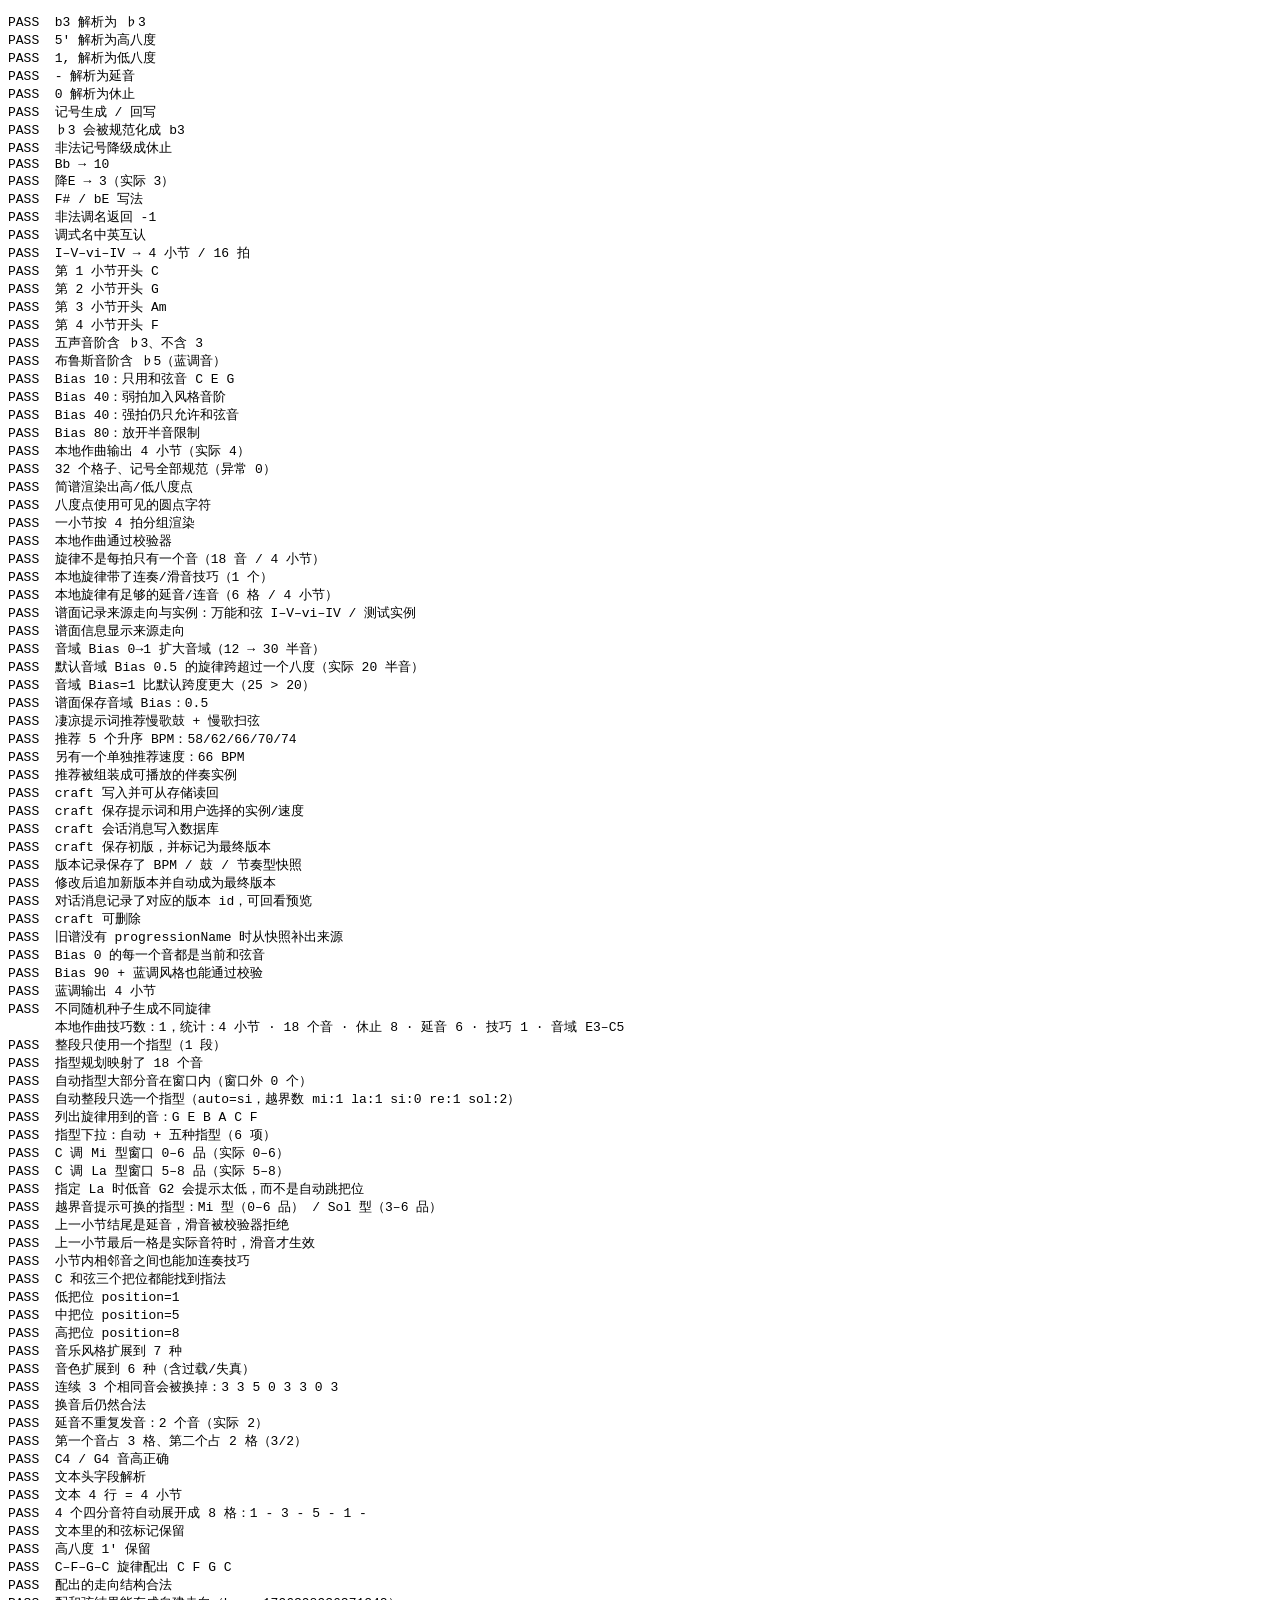
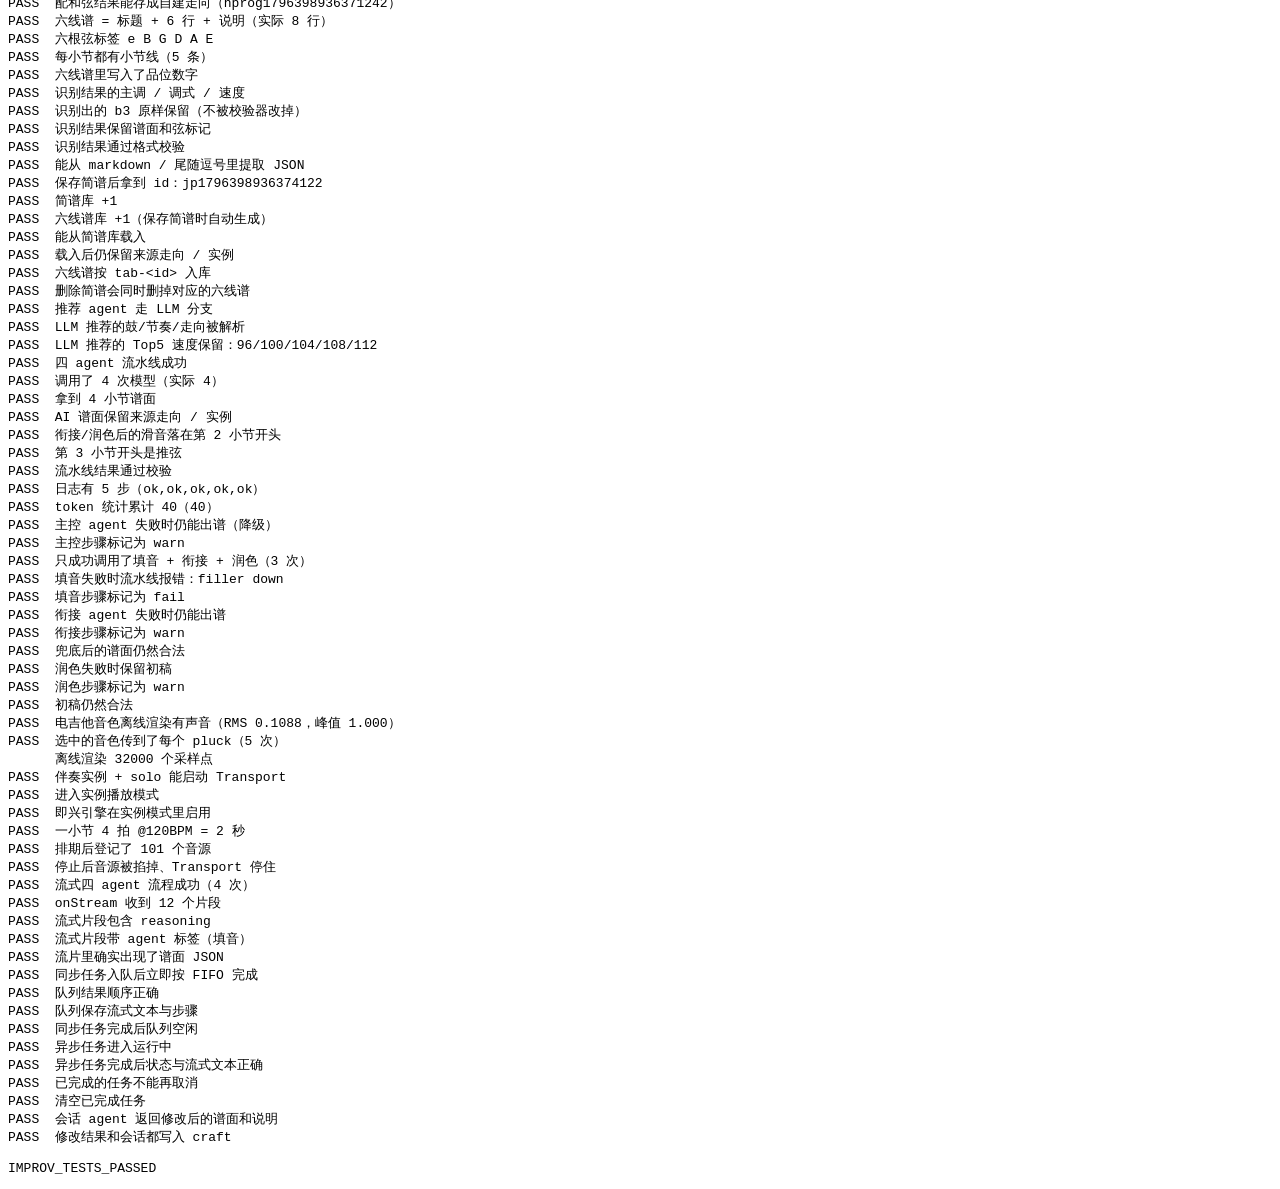
<file: tools/improvtest.html>
<!DOCTYPE html>
<html lang="zh-CN">
<head><meta charset="utf-8"><title>即兴引擎自检</title></head>
<body>
<script>
window.onerror = function (msg, src, line, col, err) {
  var o = document.getElementById('out');
  if (o) o.textContent = 'JS_ERROR: ' + msg + ' @' + String(src).split('/').pop() + ':' + line +
    '\n' + ((err && err.stack) || '');
};
</script>
<pre id="out">running...</pre>
<script src="../app/src/main/assets/www/js/music.js"></script>
<script src="../app/src/main/assets/www/js/chord.js"></script>
<script src="../app/src/main/assets/www/js/render.js"></script>
<script src="../app/src/main/assets/www/js/audio.js"></script>
<script src="../app/src/main/assets/www/js/voices.js"></script>
<script src="../app/src/main/assets/www/js/pitch.js"></script>
<script src="../app/src/main/assets/www/js/patterns.js"></script>
<script src="../app/src/main/assets/www/js/transport.js"></script>
<script src="../app/src/main/assets/www/js/drums.js"></script>
<script src="../app/src/main/assets/www/js/backing.js"></script>
<script src="../app/src/main/assets/www/js/store.js"></script>
<script src="../app/src/main/assets/www/js/llm.js"></script>
<script src="../app/src/main/assets/www/js/agentqueue.js"></script>
<script src="../app/src/main/assets/www/js/band.js"></script>
<script src="../app/src/main/assets/www/js/improv.js"></script>
<script src="../app/src/main/assets/www/js/crafts.js"></script>
<script>
(function () {
  var M = window.Music, C = window.Chord, B = window.Backing, Imp = window.Improv;
  var T = window.Transport, LLM = window.LLM, S = window.Store, Band = window.Band;
  var Crafts = window.Crafts;
  var lines = [], fails = 0;

  function flush() {
    var o = document.getElementById('out');
    if (o) o.textContent = lines.join('\n');
  }
  function ok(cond, msg) {
    lines.push((cond ? 'PASS  ' : 'FAIL  ') + msg);
    if (!cond) fails++;
    flush();
  }
  function info(msg) { lines.push('      ' + msg); flush(); }

  function prog(id) { return B.cloneProgression(B.progressionById(id)); }
  function optsFor(progId, styleId, bias, seed) {
    var p = prog(progId);
    var grid = Imp.progressionGrid(p, 0, 'major');
    return {
      grid: grid, progression: p, keyPc: 0, scaleId: 'major', bars: grid.bars,
      bpm: 100, styleId: styleId || 'penta', bias: bias === undefined ? 40 : bias,
      preferFlat: false, seed: seed, rangeBias: 0.5,
      progressionName: p.zh, instanceName: '测试实例',
      progressText: '测试实例 · 走向「' + p.zh + '」'
    };
  }
  function chordPcsAt(score, bar, slot) {
    var grid = Imp.progressionGrid(score.progression, score.keyPc, score.scaleId);
    var ch = Imp.chordAtSlot(grid, bar, slot);
    if (!ch) return [];
    var q = C.qualityById(ch.qualityId), out = [];
    for (var i = 0; i < q.intervals.length; i++) out.push(M.mod12(ch.rootPc + q.intervals[i]));
    return out;
  }

  /* ---------- 1. 简谱记号 / 调名 ---------- */
  var t1 = Imp.parseToken('b3');
  ok(t1.type === 'note' && t1.degree === 3 && t1.acc === -1, 'b3 解析为 ♭3');
  var t2 = Imp.parseToken("5'");
  ok(t2.type === 'note' && t2.oct === 1, "5' 解析为高八度");
  ok(Imp.parseToken('1,').oct === -1, '1, 解析为低八度');
  ok(Imp.parseToken('-').type === 'hold', '- 解析为延音');
  ok(Imp.parseToken('0').type === 'rest', '0 解析为休止');
  ok(Imp.tokenOf(3, -1, 0) === 'b3' && Imp.tokenOf(1, 0, 1) === "1'", '记号生成 / 回写');
  ok(Imp.normalizeToken('\u266d3') === 'b3', '♭3 会被规范化成 b3');
  ok(Imp.normalizeToken('??') === '0', '非法记号降级成休止');
  ok(Imp.parseKeyName('Bb') === 10, 'Bb → 10');
  ok(Imp.parseKeyName('\u964dE') === 3, '降E → 3（实际 ' + Imp.parseKeyName('\u964dE') + '）');
  ok(Imp.parseKeyName('F#') === 6 && Imp.parseKeyName('bE') === 3, 'F# / bE 写法');
  ok(Imp.parseKeyName('H') === -1, '非法调名返回 -1');
  ok(Imp.scaleIdFromName('多利亚') === 'dorian' && Imp.scaleIdFromName('minor') === 'minor', '调式名中英互认');

  /* ---------- 2. 走向网格 ---------- */
  var pop = optsFor('pop4', 'penta', 40, 1);
  ok(pop.grid.bars === 4 && pop.grid.totalBeats === 16, 'I–V–vi–IV → 4 小节 / 16 拍');
  ok(B.chordName(Imp.chordAtSlot(pop.grid, 0, 0), false) === 'C', '第 1 小节开头 C');
  ok(B.chordName(Imp.chordAtSlot(pop.grid, 1, 0), false) === 'G', '第 2 小节开头 G');
  ok(B.chordName(Imp.chordAtSlot(pop.grid, 2, 0), false) === 'Am', '第 3 小节开头 Am');
  ok(B.chordName(Imp.chordAtSlot(pop.grid, 3, 0), false) === 'F', '第 4 小节开头 F');

  /* ---------- 3. 风格 / Bias ---------- */
  var penta = Imp.stylePcs(0, 'penta');
  var blues = Imp.stylePcs(0, 'blues');
  ok(penta.indexOf(3) >= 0 && penta.indexOf(4) < 0, '五声音阶含 ♭3、不含 3');
  ok(blues.indexOf(6) >= 0, '布鲁斯音阶含 ♭5（蓝调音）');
  var cChord = B.chordAt(0, 'major', 1, 0, null);
  var allow10 = Imp.allowedPcs(cChord, 0, 'penta', 10, false);
  ok(allow10.length === 3 && allow10.indexOf(4) >= 0, 'Bias 10：只用和弦音 C E G');
  var allow40 = Imp.allowedPcs(cChord, 0, 'penta', 40, false);
  ok(allow40.indexOf(3) >= 0 && allow40.indexOf(0) >= 0, 'Bias 40：弱拍加入风格音阶');
  var allow40s = Imp.allowedPcs(cChord, 0, 'penta', 40, true);
  ok(allow40s.indexOf(3) < 0, 'Bias 40：强拍仍只允许和弦音');
  ok(Imp.allowedPcs(cChord, 0, 'penta', 80, false) === null, 'Bias 80：放开半音限制');

  /* ---------- 4. 本地作曲 ---------- */
  var s0 = Imp.composeLocal(optsFor('pop4', 'penta', 0, 123));
  ok(s0.bars.length === 4, '本地作曲输出 4 小节（实际 ' + s0.bars.length + '）');
  var cellCount = 0, badCell = 0;
  for (var b = 0; b < s0.bars.length; b++) {
    if (s0.bars[b].slots.length !== 8) badCell++;
    for (var s = 0; s < 8; s++) {
      cellCount++;
      if (s0.bars[b].slots[s] !== Imp.normalizeToken(s0.bars[b].slots[s])) badCell++;
    }
  }
  ok(cellCount === 32 && badCell === 0, '32 个格子、记号全部规范（异常 ' + badCell + '）');
  var octScore = Imp.normalizeScore({
    keyPc: 0, scaleId: 'major', bpm: 90,
    bars: [{ slots: ['1', "1'", '1,', '0', '-', "5'", '5,', '0'] }]
  }, { bars: 1 });
  var octHtml = Imp.renderScoreHtml(octScore);
  ok(octHtml.indexOf('jp-oct up') >= 0 && octHtml.indexOf('jp-oct low') >= 0,
     '简谱渲染出高/低八度点');
  ok(octHtml.indexOf('\u2022') >= 0,
     '八度点使用可见的圆点字符');
  ok((octHtml.match(/jp-beat/g) || []).length === 4,
     '一小节按 4 拍分组渲染');
  ok(Imp.validateScore(s0).length === 0, '本地作曲通过校验器' +
    (Imp.validateScore(s0).length ? '：' + Imp.validateScore(s0).join('；') : ''));
  var s0stats = Imp.scoreStats(s0);
  ok(s0stats.notes >= s0.bars.length * 4,
     '旋律不是每拍只有一个音（' + s0stats.notes + ' 音 / ' + s0.bars.length + ' 小节）');
  ok(s0stats.techs > 0, '本地旋律带了连奏/滑音技巧（' + s0stats.techs + ' 个）');
  ok(s0stats.holds >= s0.bars.length,
     '本地旋律有足够的延音/连音（' + s0stats.holds + ' 格 / ' + s0.bars.length + ' 小节）');
  ok(s0.progressionName === '万能和弦 I–V–vi–IV' && s0.instanceName === '测试实例',
     '谱面记录来源走向与实例：' + s0.progressionName + ' / ' + s0.instanceName);
  ok(Imp.detailText(s0).indexOf('走向：万能和弦 I–V–vi–IV') > 0,
     '谱面信息显示来源走向');
  var range0 = Imp.noteRange(0, 0), range1 = Imp.noteRange(0, 1);
  ok(range0.span >= 12 && range1.span > range0.span + 8,
     '音域 Bias 0→1 扩大音域（' + range0.span + ' → ' + range1.span + ' 半音）');
  var rstats = Imp.scoreStats(s0);
  ok(rstats.maxMidi - rstats.minMidi >= 13,
     '默认音域 Bias 0.5 的旋律跨超过一个八度（实际 ' +
     (rstats.maxMidi - rstats.minMidi) + ' 半音）');
  var wideOpts = optsFor('pop4', 'penta', 40, 123);
  wideOpts.rangeBias = 1;
  var wideS = Imp.composeLocal(wideOpts);
  var wideStats = Imp.scoreStats(wideS);
  ok(wideStats.maxMidi - wideStats.minMidi > rstats.maxMidi - rstats.minMidi,
     '音域 Bias=1 比默认跨度更大（' + (wideStats.maxMidi - wideStats.minMidi) +
     ' > ' + (rstats.maxMidi - rstats.minMidi) + '）');
  ok(s0.rangeBias === 0.5, '谱面保存音域 Bias：' + s0.rangeBias);

  /* craft 推荐/持久化 */
  var sadRec = Crafts.localRecommend('凄凉的秋天，一个老人扫落叶', { keyPc: 0, scaleId: 'major' });
  ok(sadRec.drumId === 'ballad' && sadRec.rhythmId === 'strum_ballad',
     '凄凉提示词推荐慢歌鼓 + 慢歌扫弦');
  ok(sadRec.bpmTop5.length === 5 && sadRec.bpmTop5[0] < sadRec.bpmTop5[4],
     '推荐 5 个升序 BPM：' + sadRec.bpmTop5.join('/'));
  ok(sadRec.bpm >= 40 && sadRec.bpm <= 240,
     '另有一个单独推荐速度：' + sadRec.bpm + ' BPM');
  var sadInst = Crafts.buildInstance(sadRec, sadRec.bpmTop5[2], { keyPc: 0, scaleId: 'major' });
  ok(sadInst.drum.id === 'ballad' && sadInst.rhythm.id === 'strum_ballad' &&
     sadInst.progression.id === sadRec.progressionId,
     '推荐被组装成可播放的伴奏实例');
  var craftObj = Crafts.saveFromScore({
    title: '秋日测试作品', prompt: '凄凉的秋天，一个老人扫落叶',
    recommendation: sadRec, chosen: { bpm: sadInst.bpm, drumId: sadRec.drumId },
    instance: sadInst, tone: 'acoustic', styleId: 'penta'
  }, s0);
  ok(!!craftObj && !!Crafts.get(craftObj.id), 'craft 写入并可从存储读回');
  ok(craftObj.prompt === '凄凉的秋天，一个老人扫落叶' && craftObj.instance.bpm === sadInst.bpm,
     'craft 保存提示词和用户选择的实例/速度');
  Crafts.addMessage(craftObj, 'user', '第二小节轻一点');
  var craftBack = Crafts.get(craftObj.id);
  ok(craftBack.messages.length === 1 && craftBack.messages[0].text === '第二小节轻一点',
     'craft 会话消息写入数据库');
  ok(craftBack.versions.length === 1 && craftBack.finalVersionId === 'v1',
     'craft 保存初版，并标记为最终版本');
  ok(craftBack.versions[0].settings &&
     craftBack.versions[0].settings.bpm === sadInst.bpm &&
     craftBack.versions[0].settings.drumId === 'ballad' &&
     craftBack.versions[0].settings.rhythmId === 'strum_ballad',
     '版本记录保存了 BPM / 鼓 / 节奏型快照');
  var ver2 = Crafts.addVersion(craftBack, s0, { label: '对话修改', note: '尾句延长', source: 'ai' });
  var withVersion = Crafts.get(craftObj.id);
  ok(withVersion.versions.length === 2 && Crafts.finalVersion(withVersion).id === ver2.id,
     '修改后追加新版本并自动成为最终版本');
  Crafts.addMessage(withVersion, 'assistant', '已延长尾句。', ver2.id);
  var withMsg = Crafts.get(craftObj.id);
  ok(withMsg.messages[1].versionId === ver2.id,
     '对话消息记录了对应的版本 id，可回看预览');
  Crafts.remove(craftObj.id);
  ok(!Crafts.get(craftObj.id), 'craft 可删除');
  var noName = Imp.normalizeScore({ bars: s0.bars, progression: prog('pop4') });
  ok(Imp.progressionLabel(noName) === '万能和弦 I–V–vi–IV',
     '旧谱没有 progressionName 时从快照补出来源');
  var nonChord = [];
  for (b = 0; b < s0.bars.length; b++) {
    for (s = 0; s < 8; s++) {
      var tt = Imp.parseToken(s0.bars[b].slots[s]);
      if (tt.type !== 'note') continue;
      var midi = Imp.midiOfToken(tt, 0, 'major');
      var pcs = chordPcsAt(s0, b, s);
      if (pcs.length && pcs.indexOf(M.mod12(midi)) < 0) nonChord.push((b + 1) + '-' + (s + 1));
    }
  }
  ok(nonChord.length === 0, 'Bias 0 的每一个音都是当前和弦音' +
    (nonChord.length ? '：' + nonChord.slice(0, 5).join(' ') : ''));
  var s1 = Imp.composeLocal(optsFor('pop4', 'blue', 90, 7));
  ok(Imp.validateScore(s1).length === 0, 'Bias 90 + 蓝调风格也能通过校验');
  ok(s1.bars.length === 4, '蓝调输出 4 小节');
  var sA = Imp.composeLocal(optsFor('pop4', 'penta', 55, 1));
  var sB = Imp.composeLocal(optsFor('pop4', 'penta', 55, 2));
  ok(sA.bars.map(function (x) { return x.slots.join(' '); }).join('|') !==
     sB.bars.map(function (x) { return x.slots.join(' '); }).join('|'),
     '不同随机种子生成不同旋律');
  var techCount = Imp.scoreStats(s0).techs;
  info('本地作曲技巧数：' + techCount + '，统计：' + Imp.statsText(s0));

  /* 指型规划：整段固定一个指型、不跨把位乱跳；可指定 Mi/La；越界提示 */
  var fp = Imp.fingeringPlan(s0);
  ok(fp.phrases.length === 1, '整段只使用一个指型（' + fp.phrases.length + ' 段）');
  var fpMapped = 0, fpOutside = 0;
  for (var fpk in fp.phrases[0].map) {
    if (!fp.phrases[0].map.hasOwnProperty(fpk)) continue;
    fpMapped++;
    if (fp.phrases[0].map[fpk].outside) fpOutside++;
  }
  ok(fpMapped > 0, '指型规划映射了 ' + fpMapped + ' 个音');
  ok(fpOutside <= fpMapped * 0.2, '自动指型大部分音在窗口内（窗口外 ' + fpOutside + ' 个）');
  var autoCov = [];
  ['mi', 'la', 'si', 're', 'sol'].forEach(function (sid) {
    var p = Imp.fingeringPlan(s0, { shapeId: sid });
    autoCov.push(sid + ':' + p.phrases[0].outside);
  });
  ok(fp.shapeId === 'mi' || fp.shapeId === 'la' || fp.shapeId === 'si' ||
     fp.shapeId === 're' || fp.shapeId === 'sol',
     '自动整段只选一个指型（auto=' + fp.shapeId + '，越界数 ' + autoCov.join(' ') + '）');
  ok(fp.used.length > 0, '列出旋律用到的音：' + fp.used.join(' '));

  var shapeOpts = Imp.shapeOptions(0, 'major');
  ok(shapeOpts.length === 6, '指型下拉：自动 + 五种指型（' + shapeOpts.length + ' 项）');
  var fpMi = Imp.fingeringPlan(s0, { shapeId: 'mi' });
  ok(fpMi.shapeId === 'mi' && fpMi.base === 0 && fpMi.endFret === 6,
     'C 调 Mi 型窗口 0–6 品（实际 ' + fpMi.base + '–' + fpMi.endFret + '）');
  var fpLa = Imp.fingeringPlan(s0, { shapeId: 'la' });
  ok(fpLa.shapeId === 'la' && fpLa.base === 5 && fpLa.endFret === 8,
     'C 调 La 型窗口 5–8 品（实际 ' + fpLa.base + '–' + fpLa.endFret + '）');
  var lowScore = Imp.normalizeScore({
    keyPc: 0, scaleId: 'major', bpm: 100,
    bars: [{ slots: ['5,,', '0', '0', '0', '0', '0', '0', '0'] }]
  });
  var fpLow = Imp.fingeringPlan(lowScore, { shapeId: 'la' });
  ok(fpLow.warnings.length === 1 && fpLow.warnings[0].tooLow,
     '指定 La 时低音 G2 会提示太低，而不是自动跳把位');
  ok(fpLow.warnings[0].suggestions.join(' ').indexOf('Mi') >= 0 ||
     fpLow.warnings[0].suggestions.join(' ').indexOf('Sol') >= 0,
     '越界音提示可换的指型：' + fpLow.warnings[0].suggestions.join(' / '));

  /* 小节交界：上一小节以延音结束时，不能标滑音 */
  var transScore = Imp.normalizeScore({
    keyPc: 0, scaleId: 'major', bpm: 100,
    bars: [
      { slots: ['1', '0', '0', '0', '0', '0', '0', '-'] },
      { slots: ['3', '0', '0', '0', '0', '0', '0', '0'] }
    ]
  });
  var badTrans = Imp.applyTransitions(transScore,
    { transitions: [{ bar: 2, slot: 1, tech: 'slide' }] });
  ok(badTrans.length === 0, '上一小节结尾是延音，滑音被校验器拒绝');
  transScore.bars[0].slots[7] = '2';
  var goodTrans = Imp.applyTransitions(transScore,
    { transitions: [{ bar: 2, slot: 1, tech: 'slide' }] });
  ok(goodTrans.length === 1 && transScore.bars[1].tech[0] === 'slide',
     '上一小节最后一格是实际音符时，滑音才生效');
  var withinScore = Imp.normalizeScore({
    keyPc: 0, scaleId: 'major', bpm: 100,
    bars: [{ slots: ['1', '3', '5', '0', '0', '0', '0', '0'] }]
  });
  var withinTrans = Imp.applyTransitions(withinScore,
    { transitions: [{ bar: 1, slot: 2, tech: 'hammer' }] });
  ok(withinTrans.length === 1 && withinScore.bars[0].tech[1] === 'hammer',
     '小节内相邻音之间也能加连奏技巧');

  /* 节奏和弦的高/中/低把位 */
  var cChord = { rootPc: 0, qualityId: 'maj' };
  var vLow = B.voicingFor(cChord, 'low');
  var vMid = B.voicingFor(cChord, 'mid');
  var vHigh = B.voicingFor(cChord, 'high');
  ok(vLow && vMid && vHigh, 'C 和弦三个把位都能找到指法');
  ok(vLow.position <= 4, '低把位 position=' + (vLow ? vLow.position : '-'));
  ok(vMid.position >= 4 && vMid.position <= 10, '中把位 position=' + (vMid ? vMid.position : '-'));
  ok(vHigh.position >= 8, '高把位 position=' + (vHigh ? vHigh.position : '-'));
  ok(Imp.STYLES.length >= 7, '音乐风格扩展到 ' + Imp.STYLES.length + ' 种');
  var tnames = window.Audio_ ? window.Audio_.toneNames() : [];
  var hasDrive = false, hasDist = false;
  for (var tni = 0; tni < tnames.length; tni++) {
    if (tnames[tni].id === 'drive') hasDrive = true;
    if (tnames[tni].id === 'distortion') hasDist = true;
  }
  ok(tnames.length >= 6 && hasDrive && hasDist,
     '音色扩展到 ' + tnames.length + ' 种（含过载/失真）');

  /* 连续 3 个同音会被校验器换掉（避免练习曲感） */
  var repRaw = Imp.normalizeScore({
    title: '重复音测试', keyPc: 0, scaleId: 'major', styleId: 'penta', bias: 40, bpm: 100,
    progression: B.cloneProgression(B.progressionById('pop4')),
    bars: [{ slots: ['3', '3', '3', '0', '3', '3', '0', '3'] }]
  }, { bars: 1 });
  var repGrid = Imp.progressionGrid(repRaw.progression, 0, 'major');
  var repFixed = Imp.repairScore(repRaw, { grid: repGrid, bars: 1 }).score;
  ok(repFixed.bars[0].slots.slice(0, 3).join(' ') !== '3 3 3',
     '连续 3 个相同音会被换掉：' + repFixed.bars[0].slots.join(' '));
  ok(Imp.validateScore(repFixed).length === 0, '换音后仍然合法');

  /* ---------- 5. 延音 / 时值 ---------- */
  var holdScore = Imp.normalizeScore({
    keyPc: 0, scaleId: 'major', bpm: 100, styleId: 'penta', bias: 40,
    bars: [{ slots: ['1', '-', '-', '0', '5', '-', '0', '0'] }]
  }, { bars: 1 });
  var hn = Imp.barNotes(holdScore, 0);
  ok(hn.length === 2, '延音不重复发音：2 个音（实际 ' + hn.length + '）');
  ok(hn[0].len === 3 && hn[1].len === 2, '第一个音占 3 格、第二个占 2 格（' + hn[0].len + '/' + hn[1].len + '）');
  ok(hn[0].midi === 60 && hn[1].midi === 67, 'C4 / G4 音高正确');

  /* ---------- 6. 文本导入 ---------- */
  var text = [
    'title=测试旋律',
    'key=C',
    'mode=major',
    'bpm=90',
    'C | 1 3 5 1',
    'F | 4 6 1\' 6',
    'G | 5 7 2\' 7',
    'C | 1 3 5 1'
  ].join('\n');
  var ts = Imp.parseTextScore(text, {});
  ok(ts.title === '测试旋律' && ts.keyPc === 0 && ts.bpm === 90, '文本头字段解析');
  ok(ts.bars.length === 4, '文本 4 行 = 4 小节');
  ok(ts.bars[0].slots.join(' ') === '1 - 3 - 5 - 1 -', '4 个四分音符自动展开成 8 格：' +
    ts.bars[0].slots.join(' '));
  ok(ts.barChords[0] === 'C' && ts.barChords[1] === 'F', '文本里的和弦标记保留');
  ok(ts.bars[1].slots[4] === "1'", '高八度 1\' 保留');

  /* ---------- 7. 简谱 → 和弦 ---------- */
  var sug = Imp.suggestChords(ts);
  var sugNames = sug.bars.map(function (x) { return x.name; }).join(' ');
  ok(sugNames === 'C F G C', 'C–F–G–C 旋律配出 ' + sugNames);
  ok(sug.progression.items.length === 4 && B.validateProgression(sug.progression).length === 0,
     '配出的走向结构合法');
  var used = Imp.useProgression(sug.progression);
  ok(!!used && used.custom === true && S.getItem('progression', used.id) !== null,
     '配和弦结果能存成自建走向（' + (used && used.id) + '）');

  /* ---------- 8. 六线谱 ---------- */
  var tab = Imp.scoreToTab(ts);
  var tabLines = tab.split('\n');
  ok(tabLines.length === 8, '六线谱 = 标题 + 6 行 + 说明（实际 ' + tabLines.length + ' 行）');
  ok(tabLines[1].indexOf('e|') === 0 && tabLines[6].indexOf('E|') === 0, '六根弦标签 e B G D A E');
  ok((tabLines[1].match(/\|/g) || []).length === ts.bars.length + 1,
     '每小节都有小节线（' + (tabLines[1].match(/\|/g) || []).length + ' 条）');
  ok(/[0-9]/.test(tabLines.slice(1, 7).join('\n')), '六线谱里写入了品位数字');

  /* ---------- 9. 图片识别结果转换 ---------- */
  var rec = Imp.scoreFromRecognition({
    title: 'OCR 谱', key: 'Eb', mode: 'dorian', bpm: 88,
    bars: [{ chord: 'Ebm', slots: ['1', '0', 'b3', '-', '5', '0', 'b7', '3'] }]
  }, {});
  ok(rec.keyPc === 3 && rec.scaleId === 'dorian' && rec.bpm === 88, '识别结果的主调 / 调式 / 速度');
  ok(rec.bars.length === 1 && rec.bars[0].slots[2] === 'b3', '识别出的 b3 原样保留（不被校验器改掉）');
  ok(rec.barChords[0] === 'Ebm', '识别结果保留谱面和弦标记');
  ok(Imp.validateScore(rec).length === 0, '识别结果通过格式校验');

  /* ---------- 10. JSON 提取 ---------- */
  var ej = Imp.extractJson('好的，如下：\n```json\n{"bars":[{"slots":["1","0"]},],}\n```');
  ok(!!ej && ej.bars && ej.bars.length === 1, '能从 markdown / 尾随逗号里提取 JSON');

  /* ---------- 11. 存储（双谱库） ---------- */
  var beforeScores = Imp.listScores().length;
  var beforeTabs = Imp.listTabs().length;
  var saved = Imp.saveScore(s0);
  ok(!!saved && !!saved.score.id, '保存简谱后拿到 id：' + (saved && saved.score.id));
  ok(Imp.listScores().length === beforeScores + 1, '简谱库 +1');
  ok(Imp.listTabs().length === beforeTabs + 1, '六线谱库 +1（保存简谱时自动生成）');
  var loaded = Imp.loadScore(saved.score.id);
  ok(!!loaded && loaded.bars.length === 4, '能从简谱库载入');
  ok(loaded.progressionName === '万能和弦 I–V–vi–IV' && loaded.instanceName === '测试实例',
     '载入后仍保留来源走向 / 实例');
  ok(S.getItem('tablature', 'tab-' + saved.score.id) !== null, '六线谱按 tab-<id> 入库');
  Imp.deleteScore(saved.score.id);
  ok(Imp.listScores().length === beforeScores && Imp.listTabs().length === beforeTabs,
     '删除简谱会同时删掉对应的六线谱');

  /* ---------- 12. 多 agent 流水线（mock 模型） ---------- */
  LLM.save({ vendor: 'custom', base: 'https://mock.local/v1', model: 'mock', key: 'test' });
  function mockOk(data) {
    return { ok: true, content: JSON.stringify(data), usage: { total_tokens: 10 }, ms: 5, model: 'mock' };
  }
  var filler = {
    bars: [
      { slots: ['1', '0', '3', '-', '5', '0', '3', '2'] },
      { slots: ['5', '0', '7', '-', '2\'', '0', '5', '5'] },
      { slots: ['6', '0', '1\'', '-', '3\'', '0', '1\'', '-'] },
      { slots: ['4', '0', '6', '-', '1\'', '0', '6', '-'] }
    ]
  };
  var trans = { transitions: [{ bar: 2, slot: 1, tech: 'slide' }, { bar: 3, slot: 1, tech: 'bend' }] };
  var polish = {
    review: '保留动机，第二遍模进，句尾落在和弦音',
    bars: filler.bars,
    transitions: trans.transitions
  };
  var agentOpts = optsFor('pop4', 'penta', 40, 99);
  agentOpts.title = 'mock 即兴';

  var chain = Promise.resolve();

  function queue(fn) { chain = chain.then(fn, function (e) { ok(false, '异步测试异常：' + (e.message || e)); }); }

  queue(function () {
    LLM.chat = function () {
      return Promise.resolve(mockOk({
        title: '热血测试', drumId: 'rock8', rhythmId: 'strum_folk',
        progressionId: 'pop4', bpmTop5: [96, 100, 104, 108, 112],
        reason: '提示词偏热血，推荐八分摇滚和流行走向。'
      }));
    };
    return Crafts.recommend('热血、冲刺、摇滚', { keyPc: 0, scaleId: 'major' }).then(function (r) {
      ok(r.ok && r.source === 'ai', '推荐 agent 走 LLM 分支');
      ok(r.data.drumId === 'rock8' && r.data.rhythmId === 'strum_folk' &&
         r.data.progressionId === 'pop4', 'LLM 推荐的鼓/节奏/走向被解析');
      ok(r.data.bpmTop5.length === 5 && r.data.bpmTop5[0] === 96,
         'LLM 推荐的 Top5 速度保留：' + r.data.bpmTop5.join('/'));
    });
  });

  queue(function () {
    var call = 0;
    LLM.chat = function () {
      call++;
      if (call === 1) return Promise.resolve(mockOk({ structure: '起承转合', contour: '先上行再回落' }));
      if (call === 2) return Promise.resolve(mockOk(filler));
      if (call === 3) return Promise.resolve(mockOk(trans));
      return Promise.resolve(mockOk(polish));
    };
    var steps = [];
    return Imp.runAgents(agentOpts, function (st) { steps[st.index] = st; }).then(function (r) {
      ok(r.ok === true, '四 agent 流水线成功' + (r.ok ? '' : '：' + r.error));
      ok(r.calls === 4, '调用了 4 次模型（实际 ' + r.calls + '）');
      ok(r.score && r.score.bars.length === 4, '拿到 4 小节谱面');
      ok(r.score && r.score.progressionName === '万能和弦 I–V–vi–IV' &&
         r.score.instanceName === '测试实例', 'AI 谱面保留来源走向 / 实例');
      ok(r.score && r.score.bars[1].tech[0] === 'slide', '衔接/润色后的滑音落在第 2 小节开头');
      ok(r.score && r.score.bars[2].tech[0] === 'bend', '第 3 小节开头是推弦');
      ok(r.score && Imp.validateScore(r.score).length === 0, '流水线结果通过校验');
      ok(steps.length === 5 && steps[0].status === 'ok' && steps[3].status === 'ok' && steps[4].status === 'ok',
         '日志有 5 步（' + steps.map(function (x) { return x && x.status; }).join(',') + '）');
      ok(r.usage === 40, 'token 统计累计 40（' + r.usage + '）');
    });
  });

  queue(function () {
    /* 主控 agent 失败：应继续填音，并在日志里标 warn */
    var call = 0;
    LLM.chat = function () {
      call++;
      if (call === 1) return Promise.reject(new Error('planner down'));
      if (call === 2) return Promise.resolve(mockOk(filler));
      if (call === 3) return Promise.resolve(mockOk(trans));
      return Promise.resolve(mockOk(polish));
    };
    var steps = [];
    return Imp.runAgents(agentOpts, function (st) { steps[st.index] = st; }).then(function (r) {
      ok(r.ok === true, '主控 agent 失败时仍能出谱（降级）');
      ok(steps[0] && steps[0].status === 'warn', '主控步骤标记为 warn');
      ok(r.calls === 3, '只成功调用了填音 + 衔接 + 润色（' + r.calls + ' 次）');
    });
  });

  queue(function () {
    /* 填音 agent 失败：整条流水线应失败，而不是产出空谱 */
    var call = 0;
    LLM.chat = function () {
      call++;
      if (call === 1) return Promise.resolve(mockOk({ structure: 'ok' }));
      return Promise.reject(new Error('filler down'));
    };
    var steps = [];
    return Imp.runAgents(agentOpts, function (st) { steps[st.index] = st; }).then(function (r) {
      ok(r.ok === false && /filler down/.test(r.error), '填音失败时流水线报错：' + r.error);
      ok(steps[1] && steps[1].status === 'fail', '填音步骤标记为 fail');
    });
  });

  queue(function () {
    /* 衔接 agent 失败：应自动用本地技巧兜底 */
    var call = 0;
    LLM.chat = function () {
      call++;
      if (call === 1) return Promise.resolve(mockOk({ structure: 'ok' }));
      if (call === 2) return Promise.resolve(mockOk(filler));
      if (call === 3) return Promise.reject(new Error('transition down'));
      return Promise.resolve(mockOk(polish));
    };
    var steps = [];
    return Imp.runAgents(agentOpts, function (st) { steps[st.index] = st; }).then(function (r) {
      ok(r.ok === true, '衔接 agent 失败时仍能出谱');
      ok(steps[2] && steps[2].status === 'warn', '衔接步骤标记为 warn');
      ok(Imp.validateScore(r.score).length === 0, '兜底后的谱面仍然合法');
    });
  });

  queue(function () {
    /* 润色 agent 失败：保留初稿，不能把已经能听的谱弄丢 */
    var call = 0;
    LLM.chat = function () {
      call++;
      if (call === 1) return Promise.resolve(mockOk({ structure: 'ok' }));
      if (call === 2) return Promise.resolve(mockOk(filler));
      if (call === 3) return Promise.resolve(mockOk(trans));
      return Promise.reject(new Error('polish down'));
    };
    var steps = [];
    return Imp.runAgents(agentOpts, function (st) { steps[st.index] = st; }).then(function (r) {
      ok(r.ok === true, '润色失败时保留初稿');
      ok(steps[3] && steps[3].status === 'warn', '润色步骤标记为 warn');
      ok(Imp.validateScore(r.score).length === 0, '初稿仍然合法');
    });
  });

  queue(function () {
    /* 离线渲染：真的能出声，而且选中的音色必须一路传到 pluck */
    var seen = [];
    var oldPluck = window.Audio_.pluck;
    window.Audio_.pluck = function (c, out, when, midi, dur, amp, opts) {
      if (opts && opts.tone) seen.push(opts.tone);
      return oldPluck.apply(window.Audio_, arguments);
    };
    var p = Imp.renderOffline(s0, { bpm: 120, sampleRate: 16000, tone: 'electric' }, 2);
    if (!p) { window.Audio_.pluck = oldPluck; ok(false, '当前环境没有 OfflineAudioContext'); return; }
    return p.then(function (data) {
      window.Audio_.pluck = oldPluck;
      var sum = 0, peak = 0;
      for (var i = 0; i < data.length; i++) {
        sum += data[i] * data[i];
        if (Math.abs(data[i]) > peak) peak = Math.abs(data[i]);
      }
      var rms = Math.sqrt(sum / data.length);
      ok(rms > 0.001 && peak > 0.01, '电吉他音色离线渲染有声音（RMS ' +
        rms.toFixed(4) + '，峰值 ' + peak.toFixed(3) + '）');
      ok(seen.length > 0 && seen.every(function (t) { return t === 'electric'; }),
        '选中的音色传到了每个 pluck（' + seen.length + ' 次）');
      info('离线渲染 ' + data.length + ' 个采样点');
    }, function (e) {
      window.Audio_.pluck = oldPluck;
      ok(false, '离线渲染失败：' + (e && e.message));
    });
  });

  queue(function () {
    /* 实例播放：鼓 + 伴奏 + solo 一起启动，停止时全部掐掉 */
    var inst = {
      name: '测试实例', keyPc: 0, scaleId: 'major', bpm: 120,
      progression: B.cloneProgression(B.progressionById('pop4')),
      rhythm: B.cloneRhythm(B.rhythmById('arp5321')),
      drum: Patterns.clone(Patterns.byId('rock')),
      swing: 0.5, register: 'low'
    };
    Imp.setScore(s0);
    var started = Band.startInstance(inst, s0, { tone: 'electric' });
    ok(started === true && T.isRunning() === true, '伴奏实例 + solo 能启动 Transport');
    ok(Band.state.instanceMode === true, '进入实例播放模式');
    ok(Imp.engine.enabled() === true, '即兴引擎在实例模式里启用');
    ok(Imp.engine.barSeconds(120) === 2, '一小节 4 拍 @120BPM = 2 秒');
    ok(window.Voices.count() > 0, '排期后登记了 ' + window.Voices.count() + ' 个音源');
    Band.stop();
    ok(T.isRunning() === false && window.Voices.count() === 0, '停止后音源被掐掉、Transport 停住');
  });

  queue(function () {
    /* 流式回调：mock LLM.streamChat，验证 onStream 拿到 reasoning/content 和 agent 标签 */
    var call = 0;
    LLM.streamChat = function (messages, opts, onEvent) {
      call++;
      var data;
      if (call === 1) data = { structure: '起承转合', contour: '先上行再回落' };
      else if (call === 2) data = filler;
      else if (call === 3) data = trans;
      else data = polish;
      var text = JSON.stringify(data);
      var mid = Math.floor(text.length / 2);
      onEvent({ type: 'reasoning', text: '先想一下动机和呼吸。' });
      onEvent({ type: 'content', text: text.slice(0, mid) });
      onEvent({ type: 'content', text: text.slice(mid) });
      return Promise.resolve({
        ok: true, content: text, reasoning: '先想一下动机和呼吸。',
        usage: { total_tokens: 10 }, ms: 1, model: 'mock'
      });
    };
    var sopts = optsFor('pop4', 'penta', 40, 99);
    sopts.stream = true;
    var chunks = [];
    return Imp.runAgents(sopts, function () {}, function (ev) { chunks.push(ev); }).then(function (r) {
      ok(r.ok === true && r.calls === 4, '流式四 agent 流程成功（' + r.calls + ' 次）');
      ok(chunks.length >= 8, 'onStream 收到 ' + chunks.length + ' 个片段');
      ok(chunks.some(function (x) { return x.type === 'reasoning'; }), '流式片段包含 reasoning');
      ok(chunks.some(function (x) { return x.agent === '填音'; }), '流式片段带 agent 标签（填音）');
      ok(chunks.map(function (x) { return x.text; }).join('').indexOf('"bars"') >= 0 ||
         chunks.map(function (x) { return x.text; }).join('').indexOf('slots') >= 0,
         '流片里确实出现了谱面 JSON');
    });
  });

  queue(function () {
    /* 任务队列：同步任务、FIFO、异步任务 */
    AgentQueue.register('syncmock', function (task, ctx) {
      ctx.stream({ agent: 't', type: 'content', text: 'stream-' + task.title });
      ctx.step({ index: 0, name: 'step', status: 'ok', detail: 'ok', ms: 0 });
      return { ok: true, value: task.title };
    });
    var a = AgentQueue.enqueue({ kind: 'syncmock', title: 'A' });
    var b = AgentQueue.enqueue({ kind: 'syncmock', title: 'B' });
    ok(a.status === 'done' && b.status === 'done', '同步任务入队后立即按 FIFO 完成');
    ok(a.result && a.result.value === 'A' && b.result.value === 'B', '队列结果顺序正确');
    ok(a.stream.indexOf('stream-A') >= 0 && a.steps.length === 1, '队列保存流式文本与步骤');
    ok(AgentQueue.isRunning() === false, '同步任务完成后队列空闲');

    AgentQueue.register('asyncmock', function (task, ctx) {
      return new Promise(function (resolve) {
        setTimeout(function () {
          ctx.stream({ agent: 't', type: 'content', text: 'async-done' });
          resolve({ ok: true, value: 'async' });
        }, 30);
      });
    });
    var c = AgentQueue.enqueue({ kind: 'asyncmock', title: 'C' });
    ok(c.status === 'running' && AgentQueue.isRunning() === true, '异步任务进入运行中');
    return new Promise(function (resolve) {
      setTimeout(function () {
        ok(c.status === 'done' && c.result.value === 'async' && c.stream.indexOf('async-done') >= 0,
          '异步任务完成后状态与流式文本正确');
        ok(AgentQueue.cancel(c.id) === false, '已完成的任务不能再取消');
        AgentQueue.clearDone();
        ok(AgentQueue.tasks().length === 0, '清空已完成任务');
        resolve();
      }, 80);
    });
  });

  queue(function () {
    /* craft 会话修改：mock 模型返回新谱面，并把会话写入 craft */
    LLM.chat = function () {
      return Promise.resolve(mockOk({ reply: '已把结尾改轻。', bars: filler.bars }));
    };
    var ec = Crafts.saveFromScore({
      title: '会话修改测试', prompt: '测试',
      recommendation: null, chosen: { bpm: 100 }, instance: null
    }, s0);
    return Crafts.editScore(ec, '结尾轻一点').then(function (r) {
      ok(r.score && r.score.bars.length === 4 && r.reply.indexOf('结尾') >= 0,
         '会话 agent 返回修改后的谱面和说明');
      ec.score = r.score;
      Crafts.addMessage(ec, 'user', '结尾轻一点');
      Crafts.addMessage(ec, 'assistant', r.reply);
      var back = Crafts.get(ec.id);
      ok(back && back.messages.length === 2 && back.score.bars.length === 4,
         '修改结果和会话都写入 craft');
      Crafts.remove(ec.id);
    }, function (e) {
      ok(false, '会话修改失败：' + (e.message || e));
    });
  });

  chain.then(function () {
    lines.push('');
    lines.push(fails === 0 ? 'IMPROV_TESTS_PASSED' : ('IMPROV_TESTS_FAILED: ' + fails));
    document.getElementById('out').textContent = lines.join('\n');
  });
})();
</script>
</body>
</html>
</file>
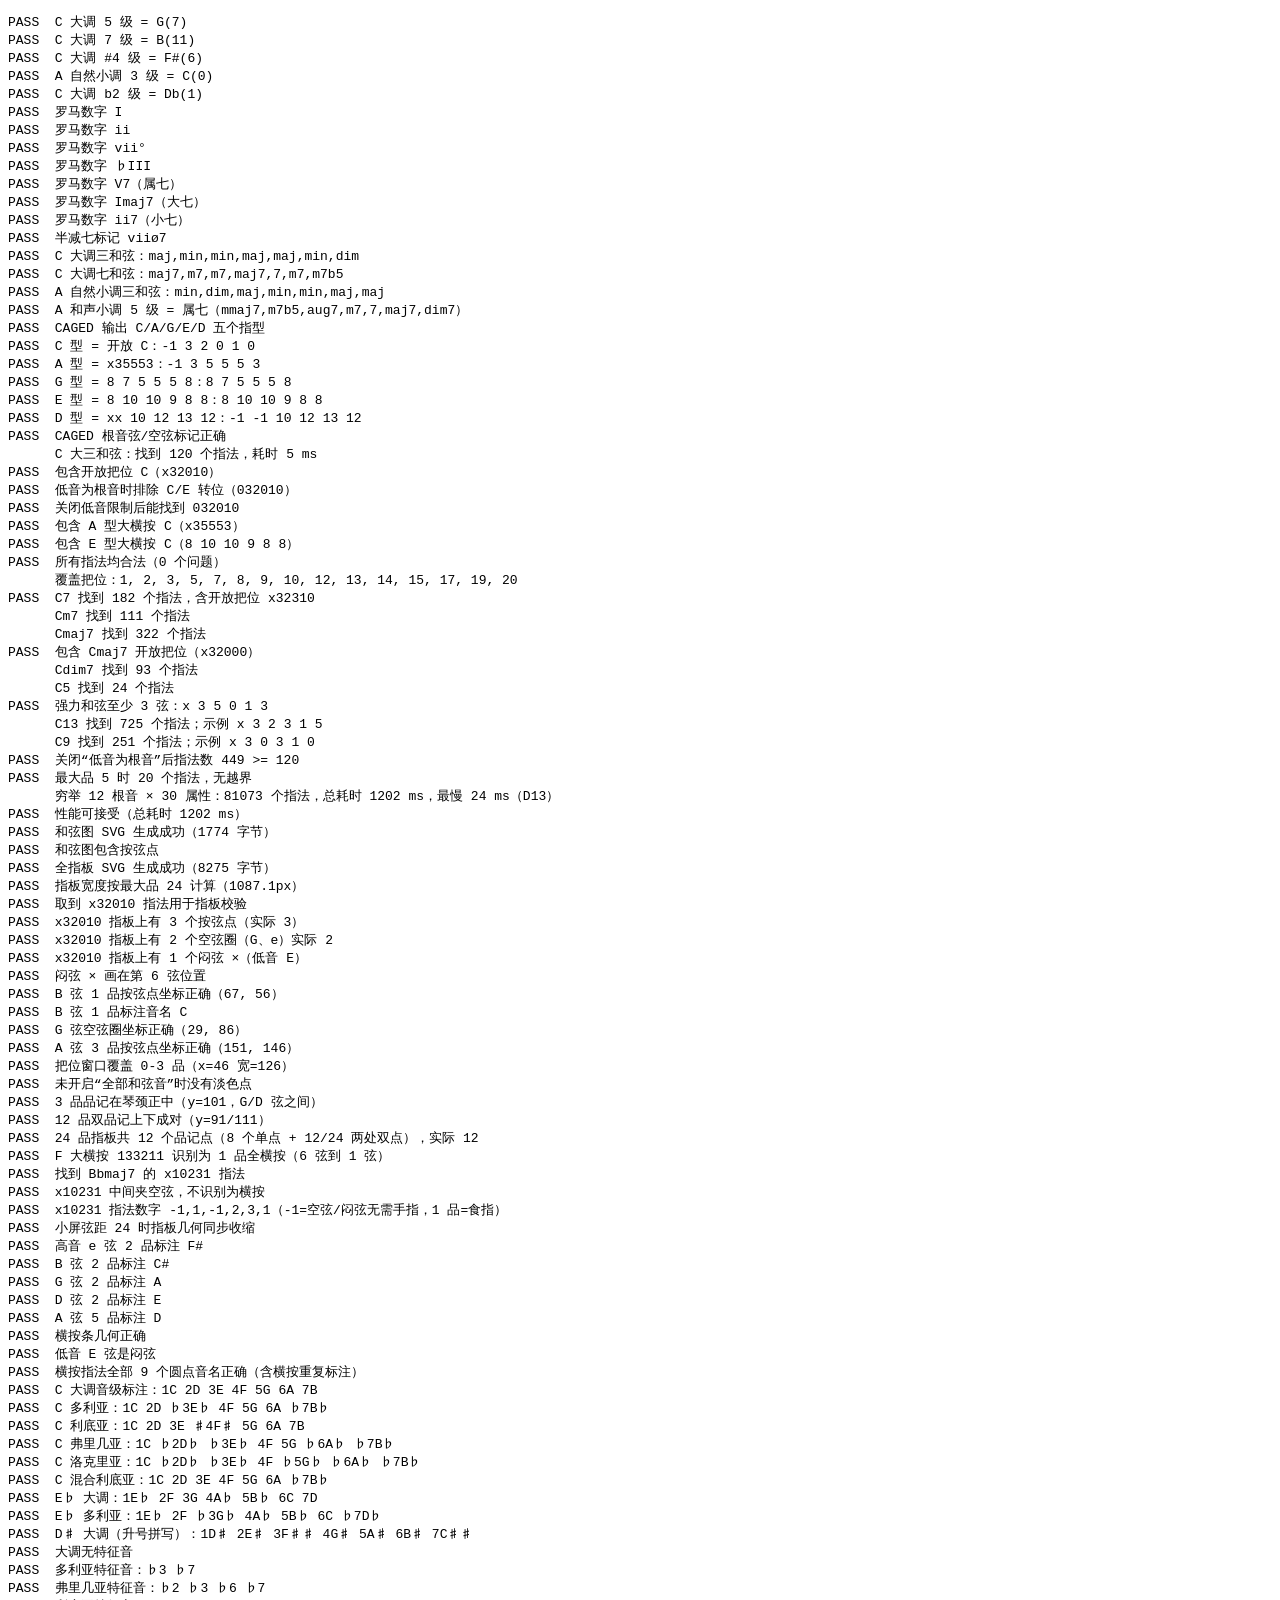
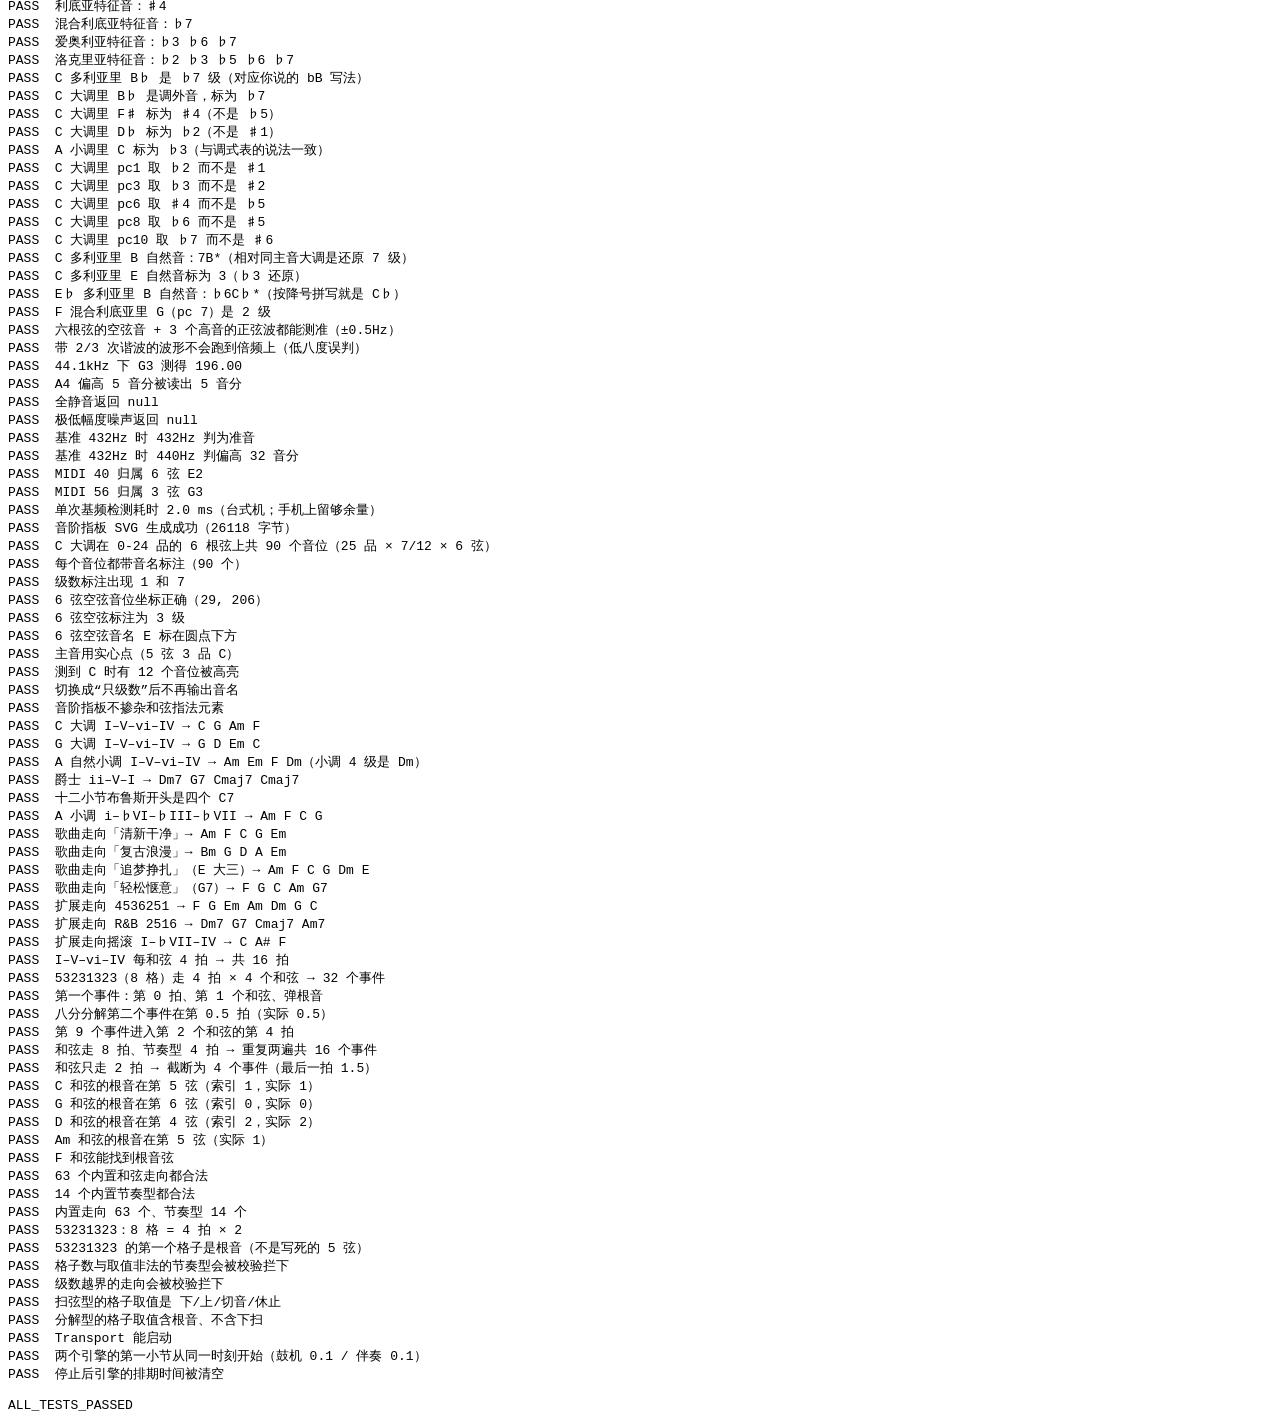
<file: tools/selftest.html>
<!DOCTYPE html>
<html lang="zh-CN">
<head><meta charset="utf-8"><title>和弦引擎自检</title></head>
<body>
<pre id="out">running...</pre>
<script src="../app/src/main/assets/www/js/music.js"></script>
<script src="../app/src/main/assets/www/js/chord.js"></script>
<script src="../app/src/main/assets/www/js/render.js"></script>
<script src="../app/src/main/assets/www/js/pitch.js"></script>
<script src="../app/src/main/assets/www/js/patterns.js"></script>
<script src="../app/src/main/assets/www/js/transport.js"></script>
<script src="../app/src/main/assets/www/js/audio.js"></script>
<script src="../app/src/main/assets/www/js/drums.js"></script>
<script src="../app/src/main/assets/www/js/backing.js"></script>
<script src="../app/src/main/assets/www/js/band.js"></script>
<script>
(function () {
  var M = window.Music, C = window.Chord, R = window.Render;
  var lines = [];
  var fails = 0;

  function ok(cond, msg) {
    lines.push((cond ? 'PASS  ' : 'FAIL  ') + msg);
    if (!cond) fails++;
  }
  function info(msg) { lines.push('      ' + msg); }

  /* ---------- 1. 乐理工具 ---------- */
  ok(M.degreeToPc(0, 'major', 5, 0) === 7, 'C 大调 5 级 = G(7)');
  ok(M.degreeToPc(0, 'major', 7, 0) === 11, 'C 大调 7 级 = B(11)');
  ok(M.degreeToPc(0, 'major', 4, 1) === 6, 'C 大调 #4 级 = F#(6)');
  ok(M.degreeToPc(9, 'minor', 3, 0) === 0, 'A 自然小调 3 级 = C(0)');
  ok(M.degreeToPc(0, 'major', 2, -1) === 1, 'C 大调 b2 级 = Db(1)');
  ok(M.romanNumeral(1, 0, 'maj') === 'I', '罗马数字 I');
  ok(M.romanNumeral(2, 0, 'min') === 'ii', '罗马数字 ii');
  ok(M.romanNumeral(7, 0, 'dim') === 'vii\u00b0', '罗马数字 vii°');
  ok(M.romanNumeral(3, -1, 'maj') === '\u266dIII', '罗马数字 ♭III');
  ok(M.romanNumeral(5, 0, 'maj', '7') === 'V7', '罗马数字 V7（属七）');
  ok(M.romanNumeral(1, 0, 'maj', 'maj7') === 'Imaj7', '罗马数字 Imaj7（大七）');
  ok(M.romanNumeral(2, 0, 'min', '7') === 'ii7', '罗马数字 ii7（小七）');
  ok(M.seventhFigure('m7b5') === '7' && M.romanNumeral(7, 0, 'halfdim', M.seventhFigure('m7b5')) === 'vii\u00f87', '半减七标记 viiø7');

  /* 调内和弦性质 */
  var seen = [];
  for (var d = 1; d <= 7; d++) seen.push(M.scaleChordQuality(0, 'major', d, false).qualityId);
  ok(seen.join(',') === 'maj,min,min,maj,maj,min,dim', 'C 大调三和弦：' + seen.join(','));
  var seen7 = [];
  for (d = 1; d <= 7; d++) seen7.push(M.scaleChordQuality(0, 'major', d, true).qualityId);
  ok(seen7.join(',') === 'maj7,m7,m7,maj7,7,m7,m7b5', 'C 大调七和弦：' + seen7.join(','));
  var seenMin = [];
  for (d = 1; d <= 7; d++) seenMin.push(M.scaleChordQuality(9, 'minor', d, false).triad);
  ok(seenMin.join(',') === 'min,dim,maj,min,min,maj,maj', 'A 自然小调三和弦：' + seenMin.join(','));
  var seenHar = [];
  for (d = 1; d <= 7; d++) seenHar.push(M.scaleChordQuality(9, 'harmonic', d, true).qualityId);
  ok(seenHar[4] === '7', 'A 和声小调 5 级 = 属七（' + seenHar.join(',') + '）');

  /* ---------- 2. 指法搜索：C 大三和弦 ---------- */
  var t0 = +new Date();
  var c = C.searchVoicings(0, C.qualityById('maj'), { maxFret: 24, span: 4, minSounding: 4, bassIsRoot: true });
  var caged = C.cagedVoicings(c, 0, { maxFret: 24 });
  ok(caged.length === 5 && caged.map(function (x) { return x.id; }).join('') === 'CAGED',
     'CAGED 输出 C/A/G/E/D 五个指型');
  ok(JSON.stringify(caged[0].frets) === JSON.stringify([-1, 3, 2, 0, 1, 0]),
     'C 型 = 开放 C：' + caged[0].frets.join(' '));
  ok(JSON.stringify(caged[1].frets) === JSON.stringify([-1, 3, 5, 5, 5, 3]),
     'A 型 = x35553：' + caged[1].frets.join(' '));
  ok(JSON.stringify(caged[2].frets) === JSON.stringify([8, 7, 5, 5, 5, 8]),
     'G 型 = 8 7 5 5 5 8：' + caged[2].frets.join(' '));
  ok(JSON.stringify(caged[3].frets) === JSON.stringify([8, 10, 10, 9, 8, 8]),
     'E 型 = 8 10 10 9 8 8：' + caged[3].frets.join(' '));
  ok(JSON.stringify(caged[4].frets) === JSON.stringify([-1, -1, 10, 12, 13, 12]),
     'D 型 = xx 10 12 13 12：' + caged[4].frets.join(' '));
  ok(caged[0].hasOpen === true && caged[2].rootString === 0 && caged[4].rootString === 2,
     'CAGED 根音弦/空弦标记正确');
  var t1 = +new Date();
  info('C 大三和弦：找到 ' + c.length + ' 个指法，耗时 ' + (t1 - t0) + ' ms');

  function has(list, frets) {
    var key = frets.join(',');
    for (var i = 0; i < list.length; i++) if (list[i].frets.join(',') === key) return true;
    return false;
  }
  ok(has(c, [-1, 3, 2, 0, 1, 0]), '包含开放把位 C（x32010）');
  ok(!has(c, [0, 3, 2, 0, 1, 0]), '低音为根音时排除 C/E 转位（032010）');
  ok(has(C.searchVoicings(0, C.qualityById('maj'), { maxFret: 24, span: 4, minSounding: 4, bassIsRoot: false }), [0, 3, 2, 0, 1, 0]), '关闭低音限制后能找到 032010');
  ok(has(c, [-1, 3, 5, 5, 5, 3]), '包含 A 型大横按 C（x35553）');
  ok(has(c, [8, 10, 10, 9, 8, 8]), '包含 E 型大横按 C（8 10 10 9 8 8）');

  /* 全部指法的合法性检查 */
  var allowedPcs = [0, 4, 7];
  var bad = [];
  for (var i = 0; i < c.length; i++) {
    var v = c[i];
    var pcs = {};
    var sounding = 0, bass = -1, minF = 0, maxF = 0;
    var firstSounding = -1, lastSounding = -1;
    for (var s = 0; s < 6; s++) {
      if (v.frets[s] < 0) continue;
      if (firstSounding < 0) firstSounding = s;
      lastSounding = s;
    }
    for (s = firstSounding; s <= lastSounding; s++) {
      if (v.frets[s] < 0) bad.push('首尾之间存在闷弦：' + v.frets.join(' '));
    }
    for (s = 0; s < 6; s++) {
      var f = v.frets[s];
      if (f < 0) continue;
      sounding++;
      var pc = C.pcAt(s, f);
      pcs[pc] = 1;
      if (bass < 0) bass = pc;
      if (f > 0) { if (minF === 0 || f < minF) minF = f; if (f > maxF) maxF = f; }
      if (pc !== 0 && pc !== 4 && pc !== 7) bad.push('非和弦音 ' + v.frets.join(' ') + ' 弦' + s + '品' + f);
    }
    if (!pcs[0] || !pcs[4]) bad.push('缺少根音或三音：' + v.frets.join(' '));
    if (sounding < 4) bad.push('发声弦不足：' + v.frets.join(' '));
    if (bass !== 0) bad.push('低音不是根音：' + v.frets.join(' '));
    if (maxF - minF > 4) bad.push('跨度过大：' + v.frets.join(' '));
    if (v.position !== minF) bad.push('把位计算错误：' + v.frets.join(' '));
  }
  ok(bad.length === 0, '所有指法均合法（' + bad.length + ' 个问题）');
  if (bad.length) info(bad.slice(0, 8).join(' | '));

  /* 把位分组覆盖 */
  var groups = C.groupByPosition(c);
  var posList = [];
  for (i = 0; i < groups.length; i++) posList.push(groups[i].position);
  info('覆盖把位：' + posList.join(', '));

  /* ---------- 3. 其它属性 ---------- */
  function count(id, rootPc) {
    var res = C.searchVoicings(rootPc === undefined ? 0 : rootPc, C.qualityById(id), { maxFret: 24, span: 4, minSounding: 4, bassIsRoot: true });
    return res;
  }
  var q7 = count('7');
  ok(q7.length > 0 && has(q7, [-1, 3, 2, 3, 1, 0]), 'C7 找到 ' + q7.length + ' 个指法，含开放把位 x32310');
  var qm7 = count('m7');
  info('Cm7 找到 ' + qm7.length + ' 个指法');
  var qmaj7 = count('maj7');
  info('Cmaj7 找到 ' + qmaj7.length + ' 个指法');
  /* Cmaj7 开放把位 x32000 */
  ok(has(qmaj7, [-1, 3, 2, 0, 0, 0]), '包含 Cmaj7 开放把位（x32000）');
  var qdim7 = count('dim7');
  info('Cdim7 找到 ' + qdim7.length + ' 个指法');
  var q5 = count('5');
  info('C5 找到 ' + q5.length + ' 个指法');
  ok(q5.length > 0 && q5[0].sounding >= 3, '强力和弦至少 3 弦：' + C.tabString(q5[0]));
  var q13 = count('13');
  info('C13 找到 ' + q13.length + ' 个指法；示例 ' + (q13[0] ? C.tabString(q13[0]) : '-'));
  var q9 = count('9');
  info('C9 找到 ' + q9.length + ' 个指法；示例 ' + (q9[0] ? C.tabString(q9[0]) : '-'));

  /* 转位（低音不限）应当更多 */
  var inv = C.searchVoicings(0, C.qualityById('maj'), { maxFret: 24, span: 4, minSounding: 4, bassIsRoot: false });
  ok(inv.length >= c.length, '关闭“低音为根音”后指法数 ' + inv.length + ' >= ' + c.length);

  /* 最大品限制生效 */
  var c5 = C.searchVoicings(0, C.qualityById('maj'), { maxFret: 5, span: 4, minSounding: 4, bassIsRoot: true });
  var over = 0;
  for (i = 0; i < c5.length; i++) for (var s2 = 0; s2 < 6; s2++) if (c5[i].frets[s2] > 5) over++;
  ok(over === 0 && c5.length > 0, '最大品 5 时 ' + c5.length + ' 个指法，无越界');

  /* 性能：全部属性 × 12 个根音 */
  var t2 = +new Date();
  var totalVoicings = 0, worst = 0, worstName = '';
  for (var r = 0; r < 12; r++) {
    for (var qi = 0; qi < C.QUALITY_LIST.length; qi++) {
      var st = +new Date();
      var res = C.searchVoicings(r, C.QUALITY_LIST[qi], { maxFret: 24, span: 4, minSounding: 4, bassIsRoot: true });
      var el = +new Date() - st;
      if (el > worst) { worst = el; worstName = M.noteName(r, false) + C.QUALITY_LIST[qi].symbol; }
      totalVoicings += res.length;
    }
  }
  var t3 = +new Date();
  info('穷举 12 根音 × ' + C.QUALITY_LIST.length + ' 属性：' + totalVoicings + ' 个指法，总耗时 ' + (t3 - t2) + ' ms，最慢 ' + worst + ' ms（' + worstName + '）');
  ok((t3 - t2) < 8000, '性能可接受（总耗时 ' + (t3 - t2) + ' ms）');

  /* ---------- 4. 渲染 ---------- */
  var svg1 = R.chordBox(c[0], { labelMode: 'finger', preferFlat: false, rootPc: 0 });
  ok(svg1.indexOf('<svg') === 0 && svg1.indexOf('</svg>') > 0, '和弦图 SVG 生成成功（' + svg1.length + ' 字节）');
  ok(svg1.indexOf('cb-dot') > 0, '和弦图包含按弦点');
  var big = C.searchVoicings(0, C.qualityById('maj7'), { maxFret: 24, span: 4, minSounding: 5, bassIsRoot: true })[0];
  var svg2 = R.neck({ maxFret: 24, rootPc: 0, quality: C.qualityById('maj7'), frets: big.frets, barre: big.barre, preferFlat: false, showAllTones: true, rowH: 30 });
  ok(svg2.indexOf('<svg') === 0 && svg2.indexOf('nk-dot') > 0, '全指板 SVG 生成成功（' + svg2.length + ' 字节）');
  ok(svg2.indexOf('width="1087.1"') > 0, '指板宽度按最大品 24 计算（1087.1px）');

  /* 指板上每个音的位置必须落在正确的弦/品上：以 x32010 为例 */
  var open = null;
  for (i = 0; i < c.length; i++) if (c[i].frets.join(',') === '-1,3,2,0,1,0') open = c[i];
  ok(open !== null, '取到 x32010 指法用于指板校验');
  var neckSvg = R.neck({ maxFret: 24, rootPc: 0, quality: C.qualityById('maj'), frets: open.frets, barre: open.barre, preferFlat: false, rowH: 30 });
  function countOf(svg, cls) {
    var re = new RegExp('class="' + cls + '"', 'g'), n = 0;
    while (re.exec(svg)) n++;
    return n;
  }
  ok(countOf(neckSvg, 'nk-dot') === 3, 'x32010 指板上有 3 个按弦点（实际 ' + countOf(neckSvg, 'nk-dot') + '）');
  ok(countOf(neckSvg, 'nk-open') === 2, 'x32010 指板上有 2 个空弦圈（G、e）实际 ' + countOf(neckSvg, 'nk-open'));
  ok(countOf(neckSvg, 'nk-mute') === 1, 'x32010 指板上有 1 个闷弦 ×（低音 E）');
  /* 6 弦闷弦：y = topPad + (5-0)*rowH = 26 + 150 = 176 */
  ok(neckSvg.indexOf('<text class="nk-mute" x="29" y="180.5"') > 0, '闷弦 × 画在第 6 弦位置');
  /* B 弦(索引4) 1 品 = C：x = 46 + 0.5*42 = 67, y = 26 + (5-4)*30 = 56 */
  ok(neckSvg.indexOf('cx="67" cy="56" r="10"') > 0, 'B 弦 1 品按弦点坐标正确（67, 56）');
  ok(neckSvg.indexOf('x="67" y="59.6" text-anchor="middle" font-size="10">C<') > 0, 'B 弦 1 品标注音名 C');
  /* G 弦(索引3) 空弦 = G：x = 29, y = 26 + 2*30 = 86 */
  ok(neckSvg.indexOf('<circle class="nk-open" cx="29" cy="86" r="7.5"/>') > 0, 'G 弦空弦圈坐标正确（29, 86）');
  /* A 弦(索引1) 3 品 = C：x = 46 + 2.5*42 = 151, y = 26 + 4*30 = 146 */
  ok(neckSvg.indexOf('cx="151" cy="146" r="10"') > 0, 'A 弦 3 品按弦点坐标正确（151, 146）');
  /* 位置窗口应框住 0..3 品：x = 46, 宽 3*42 = 126 */
  ok(neckSvg.indexOf('<rect class="nk-window" x="46" y="18" width="126"') > 0, '把位窗口覆盖 0-3 品（x=46 宽=126）');
  ok(neckSvg.indexOf('nk-faint') < 0, '未开启“全部和弦音”时没有淡色点');
  /* 品记必须画在琴颈正中（G 弦与 D 弦之间）：y = 26 + 2.5*30 = 101 */
  ok(neckSvg.indexOf('class="nk-marker" cx="151" cy="101"') > 0, '3 品品记在琴颈正中（y=101，G/D 弦之间）');
  ok(neckSvg.indexOf('class="nk-marker" cx="529" cy="91"') > 0 && neckSvg.indexOf('class="nk-marker" cx="529" cy="111"') > 0,
     '12 品双品记上下成对（y=91/111）');
  ok(countOf(neckSvg, 'nk-marker') === 12, '24 品指板共 12 个品记点（8 个单点 + 12/24 两处双点），实际 ' + countOf(neckSvg, 'nk-marker'));

  /* 横按判定：正反用例 */
  function findVoicing(rootPc, qualId, tab, opts) {
    var list = C.searchVoicings(rootPc, C.qualityById(qualId), opts);
    for (var i = 0; i < list.length; i++) if (list[i].frets.join(',') === tab) return list[i];
    return null;
  }
  var wide = { maxFret: 24, span: 4, minSounding: 5, bassIsRoot: true };
  /* F 大三和弦 133211 = 1 品全横按 */
  var fullBarre = findVoicing(5, 'maj', '1,3,3,2,1,1', wide);
  ok(fullBarre && fullBarre.barre && fullBarre.barre.fret === 1 &&
     fullBarre.barre.from === 0 && fullBarre.barre.to === 5,
     'F 大横按 133211 识别为 1 品全横按（6 弦到 1 弦）');
  /* Bbmaj7 = x10231（B♭ D F A）：最低按弦品 1 上有 5 弦和 1 弦，
     但中间的 D 弦是空弦，手指横按过去就无法让它响 —— 不能算横按 */
  var noBarre = findVoicing(10, 'maj7', '-1,1,0,2,3,1', wide);
  ok(noBarre !== null, '找到 Bbmaj7 的 x10231 指法');
  ok(noBarre && noBarre.barre === null, 'x10231 中间夹空弦，不识别为横按');
  ok(noBarre && noBarre.fingers.join(',') === '-1,1,-1,2,3,1',
     'x10231 指法数字 ' + (noBarre ? noBarre.fingers.join(',') : '-') + '（-1=空弦/闷弦无需手指，1 品=食指）');

  /* 横按指法的音名标注：Dmaj9 = x 5 2 2 2 2（D E A C# F#），逐弦核对音名 */
  var dmaj9 = { frets: [-1, 5, 2, 2, 2, 2], barre: { fret: 2, from: 2, to: 5 } };
  var barreSvg = R.neck({ maxFret: 24, rootPc: 2, quality: C.qualityById('maj9'),
                          frets: dmaj9.frets, barre: dmaj9.barre, preferFlat: false, rowH: 30 });
  /* 小屏（矮屏）时弦距收紧到 24，几何按同一套公式缩放：D 弦(索引2) 2 品 y = 26 + 3*24 = 98 */
  var tightSvg = R.neck({ maxFret: 24, rootPc: 2, quality: C.qualityById('maj9'),
                          frets: dmaj9.frets, barre: dmaj9.barre, preferFlat: false, rowH: 24 });
  /* 横按胶囊高度 = (弦2 y - 弦5 y) + 20 = (26+3*24 - 26) + 20 = 92 */
  ok(tightSvg.indexOf('x="109" y="101.6"') > 0 && tightSvg.indexOf('width="20" height="92"') > 0,
     '小屏弦距 24 时指板几何同步收缩');
  /* 第 5 弦(高音 e) 2 品 = F#：x = 46 + 1.5*42 = 109, y = 26 + 0*30 = 26 */
  ok(barreSvg.indexOf('x="109" y="29.6" text-anchor="middle" font-size="8.6">F#<') > 0, '高音 e 弦 2 品标注 F#');
  /* 第 4 弦(B) 2 品 = C# */
  ok(barreSvg.indexOf('x="109" y="59.6" text-anchor="middle" font-size="8.6">C#<') > 0, 'B 弦 2 品标注 C#');
  /* 第 3 弦(G) 2 品 = A */
  ok(barreSvg.indexOf('x="109" y="89.6" text-anchor="middle" font-size="10">A<') > 0, 'G 弦 2 品标注 A');
  /* 第 2 弦(D) 2 品 = E */
  ok(barreSvg.indexOf('x="109" y="119.6" text-anchor="middle" font-size="10">E<') > 0, 'D 弦 2 品标注 E');
  /* 第 5 弦(A) 5 品 = D：x = 46 + 4.5*42 = 235, y = 26 + 4*30 = 146 */
  ok(barreSvg.indexOf('x="235" y="149.6" text-anchor="middle" font-size="10">D<') > 0, 'A 弦 5 品标注 D');
  /* 横按条：fret 2 上有 2..5 共 4 根弦，胶囊沿 x=109 从 e 弦(26) 跨到 D 弦(116) */
  /* y = yy(b)-10 = 16，高 = yy(a)-yy(b)+20 = 110 */
  ok(barreSvg.indexOf('<rect class="nk-barre" x="99" y="16" width="20" height="110" rx="10"/>') > 0, '横按条几何正确');
  ok(countOf(barreSvg, 'nk-mute') === 1, '低音 E 弦是闷弦');
  /* 每个按弦点的音名都必须和该弦该品的实际音高一致（全量自检） */
  var labelsMismatch = [];
  var reDot = /<text class="nk-dot-text" x="([\d.]+)" y="([\d.]+)"[^>]*>([^<]+)<\/text>/g, mm;
  var checked = 0;
  while ((mm = reDot.exec(barreSvg))) {
    var x = Number(mm[1]);
    var yDot = Number(mm[2]) - 3.6;                    /* 圆点中心 y */
    var strIdx = 5 - Math.round((yDot - 26) / 30);      /* y = 26 + (5-s)*30 */
    var fretIdx = Math.round((x - 46) / 42 + 0.5);      /* x = 46 + (f-0.5)*42 */
    var expect = M.noteName(C.pcAt(strIdx, fretIdx), false);
    if (expect !== mm[3]) labelsMismatch.push('弦' + strIdx + '品' + fretIdx + ' 显示' + mm[3] + ' 应为' + expect);
    checked++;
  }
  ok(labelsMismatch.length === 0 && checked >= 9,
     '横按指法全部 ' + checked + ' 个圆点音名正确（' + (labelsMismatch.length ? labelsMismatch.join(' | ') : '含横按重复标注') + '）');

  /* ---------- 5. 调式与音名拼写 ---------- */
  function toneLabels(keyPc, scaleId, preferFlat) {
    var t = M.scaleTones(keyPc, scaleId, !!preferFlat);
    var out = [];
    for (var i = 0; i < t.length; i++) out.push(t[i].degreeLabel + t[i].name);
    return out.join(' ');
  }
  ok(toneLabels(0, 'major') === '1C 2D 3E 4F 5G 6A 7B', 'C 大调音级标注：' + toneLabels(0, 'major'));
  ok(toneLabels(0, 'dorian') === '1C 2D \u266d3E\u266d 4F 5G 6A \u266d7B\u266d',
     'C 多利亚：' + toneLabels(0, 'dorian'));
  ok(toneLabels(0, 'lydian') === '1C 2D 3E \u266f4F\u266f 5G 6A 7B', 'C 利底亚：' + toneLabels(0, 'lydian'));
  ok(toneLabels(0, 'phrygian') === '1C \u266d2D\u266d \u266d3E\u266d 4F 5G \u266d6A\u266d \u266d7B\u266d',
     'C 弗里几亚：' + toneLabels(0, 'phrygian'));
  ok(toneLabels(0, 'locrian') === '1C \u266d2D\u266d \u266d3E\u266d 4F \u266d5G\u266d \u266d6A\u266d \u266d7B\u266d',
     'C 洛克里亚：' + toneLabels(0, 'locrian'));
  ok(toneLabels(0, 'mixolydian') === '1C 2D 3E 4F 5G 6A \u266d7B\u266d', 'C 混合利底亚：' + toneLabels(0, 'mixolydian'));
  /* 降号调：降 E 大调第 3 级是 G，不能拼成 F## 之类 */
  ok(toneLabels(3, 'major', true) === '1E\u266d 2F 3G 4A\u266d 5B\u266d 6C 7D', 'E\u266d 大调：' + toneLabels(3, 'major', true));
  ok(toneLabels(3, 'dorian', true) === '1E\u266d 2F \u266d3G\u266d 4A\u266d 5B\u266d 6C \u266d7D\u266d',
     'E\u266d 多利亚：' + toneLabels(3, 'dorian', true));

  /* 同一个主调按升号拼写时是 D♯ 大调（理论调，会出现双升号）——拼写规则自洽 */
  ok(toneLabels(3, 'major') === '1D♯ 2E♯ 3F♯♯ 4G♯ 5A♯ 6B♯ 7C♯♯',
     'D♯ 大调（升号拼写）：' + toneLabels(3, 'major'));

  /* 特征音（相对同主音大调改了哪些音）—— 必须和乐理书一致 */
  var chars = {};
  for (var mi = 0; mi < M.SCALES.length; mi++) chars[M.SCALES[mi].id] = M.scaleCharacter(M.SCALES[mi].id).join(' ');
  ok(chars.major === '', '大调无特征音');
  ok(chars.dorian === '\u266d3 \u266d7', '多利亚特征音：' + chars.dorian);
  ok(chars.phrygian === '\u266d2 \u266d3 \u266d6 \u266d7', '弗里几亚特征音：' + chars.phrygian);
  ok(chars.lydian === '\u266f4', '利底亚特征音：' + chars.lydian);
  ok(chars.mixolydian === '\u266d7', '混合利底亚特征音：' + chars.mixolydian);
  ok(chars.aeolian === '\u266d3 \u266d6 \u266d7', '爱奥利亚特征音：' + chars.aeolian);
  ok(chars.locrian === '\u266d2 \u266d3 \u266d5 \u266d6 \u266d7', '洛克里亚特征音：' + chars.locrian);

  /* 任意音 -> 级数（调音时用），包括调外音 */
  function deg(pc, keyPc, scaleId, preferFlat) {
    var a = M.annotateNote(pc, keyPc, scaleId, !!preferFlat);
    return a.degreeLabel + a.name + (a.inScale ? '' : '*');
  }
  ok(deg(10, 0, 'dorian') === '\u266d7B\u266d', 'C 多利亚里 B\u266d 是 \u266d7 级（对应你说的 bB 写法）');
  ok(deg(10, 0, 'major') === '\u266d7B\u266d*', 'C 大调里 B\u266d 是调外音，标为 \u266d7');
  ok(deg(6, 0, 'major') === '\u266f4F\u266f*', 'C 大调里 F\u266f 标为 \u266f4（不是 \u266d5）');
  ok(deg(1, 0, 'major') === '\u266d2D\u266d*', 'C 大调里 D\u266d 标为 \u266d2（不是 \u266f1）');
  ok(deg(0, 9, 'minor') === '♭3C', 'A 小调里 C 标为 ♭3（与调式表的说法一致）');
  /* 等距变化音的命名：落在两级的正中间时按惯例选一个（见 music.js 的规则） */
  ok(deg(1, 0, 'major') === '♭2D♭*', 'C 大调里 pc1 取 ♭2 而不是 ♯1');
  ok(deg(3, 0, 'major') === '♭3E♭*', 'C 大调里 pc3 取 ♭3 而不是 ♯2');
  ok(deg(6, 0, 'major') === '♯4F♯*', 'C 大调里 pc6 取 ♯4 而不是 ♭5');
  ok(deg(8, 0, 'major') === '♭6A♭*', 'C 大调里 pc8 取 ♭6 而不是 ♯5');
  ok(deg(10, 0, 'major') === '♭7B♭*', 'C 大调里 pc10 取 ♭7 而不是 ♯6');
  /* 7 与 1 是首尾相接的一对：C 多利亚里的 B 自然音是导音，应写 ♯7 */
  ok(deg(11, 0, 'dorian') === '7B*', 'C 多利亚里 B 自然音：' + deg(11, 0, 'dorian') + '（相对同主音大调是还原 7 级）');
  ok(deg(4, 0, 'dorian') === '3E*', 'C 多利亚里 E 自然音标为 3（♭3 还原）');
  /* 降 E 多利亚里 B 自然音是 ♭6（=C♭），属于调外音 */
  ok(deg(11, 3, 'dorian', true) === '♭6C♭*', 'E♭ 多利亚里 B 自然音：' + deg(11, 3, 'dorian', true) + '（按降号拼写就是 C♭）');
  ok(deg(7, 5, 'mixolydian') === '2G', 'F 混合利底亚里 G（pc 7）是 2 级');

  /* ---------- 6. 基频检测（纯函数 + 合成波形） ---------- */
  function sine(freq, sampleRate, n, amp) {
    var b = new Float32Array(n);
    var a = (amp === undefined) ? 0.5 : amp;
    for (var i = 0; i < n; i++) b[i] = a * Math.sin(2 * Math.PI * freq * i / sampleRate);
    return b;
  }
  /* 带泛音的“吉他感”波形：基频 + 2/3 次谐波（容易误判成倍频的情形） */
  function guitarish(freq, sampleRate, n) {
    var b = new Float32Array(n);
    for (var i = 0; i < n; i++) {
      var t = i / sampleRate;
      b[i] = 0.6 * Math.sin(2 * Math.PI * freq * t)
           + 0.3 * Math.sin(4 * Math.PI * freq * t)
           + 0.15 * Math.sin(6 * Math.PI * freq * t);
    }
    return b;
  }
  var SR = 48000, N = 4096;
  var targets = [
    { hz: M.midiToFreq(40), name: '6 弦 E2' },
    { hz: M.midiToFreq(45), name: '5 弦 A2' },
    { hz: M.midiToFreq(50), name: '4 弦 D3' },
    { hz: M.midiToFreq(55), name: '3 弦 G3' },
    { hz: M.midiToFreq(59), name: '2 弦 B3' },
    { hz: M.midiToFreq(64), name: '1 弦 E4' },
    { hz: 440, name: 'A4' },
    { hz: 587.33, name: 'D5' },
    { hz: 1318.51, name: 'E6（1 弦 24 品）' }
  ];
  var pitchBad = [], pti, pr;
  for (pti = 0; pti < targets.length; pti++) {
    pr = Pitch.detectPitch(sine(targets[pti].hz, SR, N), SR);
    if (!pr) { pitchBad.push(targets[pti].name + ' 没测到'); continue; }
    if (Math.abs(pr.freq - targets[pti].hz) > 0.5) {
      pitchBad.push(targets[pti].name + ' 测得 ' + pr.freq.toFixed(2) + '，应为 ' + targets[pti].hz.toFixed(2));
    }
  }
  ok(pitchBad.length === 0, '六根弦的空弦音 + 3 个高音的正弦波都能测准（±0.5Hz）' +
     (pitchBad.length ? '：' + pitchBad.join(' | ') : ''));
  var harmBad = [];
  for (pti = 0; pti < targets.length; pti++) {
    pr = Pitch.detectPitch(guitarish(targets[pti].hz, SR, N), SR);
    if (!pr || Math.abs(pr.freq - targets[pti].hz) > 0.6) {
      harmBad.push(targets[pti].name + ' -> ' + (pr ? pr.freq.toFixed(1) : 'null'));
    }
  }
  ok(harmBad.length === 0, '带 2/3 次谐波的波形不会跑到倍频上（低八度误判）' +
     (harmBad.length ? '：' + harmBad.join(' | ') : ''));
  /* 44.1kHz 也要准（手机常见采样率） */
  var r441 = Pitch.detectPitch(sine(196.0, 44100, 4096), 44100);
  ok(r441 && Math.abs(r441.freq - 196.0) < 0.5, '44.1kHz 下 G3 测得 ' + (r441 ? r441.freq.toFixed(2) : 'null'));
  /* 音分精度：A4 高 5 音分要能读出来 */
  var rd = Pitch.detectPitch(sine(440 * Math.pow(2, 5 / 1200), SR, N), SR);
  var nd = Pitch.freqToNote(rd.freq, 440);
  ok(nd.pc === 9 && Math.abs(nd.cents - 5) <= 1, 'A4 偏高 5 音分被读出 ' + nd.cents + ' 音分');
  /* 静音 / 噪声不能瞎猜 */
  ok(Pitch.detectPitch(new Float32Array(N), SR) === null, '全静音返回 null');
  var noise = new Float32Array(N);
  for (var ni = 0; ni < N; ni++) noise[ni] = (Math.random() * 2 - 1) * 0.002;
  ok(Pitch.detectPitch(noise, SR) === null, '极低幅度噪声返回 null');
  /* 基准音 A4 可调 */
  ok(Pitch.freqToNote(432, 432).cents === 0, '基准 432Hz 时 432Hz 判为准音');
  ok(Pitch.freqToNote(440, 432).cents > 30, '基准 432Hz 时 440Hz 判偏高 ' + Pitch.freqToNote(440, 432).cents + ' 音分');
  /* 最近弦识别 */
  ok(Pitch.nearestString(40).label.indexOf('6 弦') === 0, 'MIDI 40 归属 6 弦 E2');
  ok(Pitch.nearestString(56).label.indexOf('3 弦') === 0, 'MIDI 56 归属 3 弦 G3');
  /* 性能：单次检测耗时（手机上要能实时刷新） */
  var pt0 = +new Date(), ITER = 30;
  for (pti = 0; pti < ITER; pti++) Pitch.detectPitch(guitarish(196, SR, N), SR);
  var perCall = (+new Date() - pt0) / ITER;
  ok(perCall < 40, '单次基频检测耗时 ' + perCall.toFixed(1) + ' ms（台式机；手机上留够余量）');

  /* ---------- 7. 音阶指板渲染 ---------- */
  var cTones = M.scaleTones(0, 'major', false);
  var scaleSvg = R.scaleNeck({ maxFret: 24, tones: cTones, scanPc: null, labelMode: 'both', rowH: 36 });
  ok(scaleSvg.indexOf('<svg') === 0, '音阶指板 SVG 生成成功（' + scaleSvg.length + ' 字节）');
  function countCls(svg, cls) {
    var re = new RegExp('class="' + cls + '"', 'g'), c = 0;
    while (re.exec(svg)) c++;
    return c;
  }
  var dotsAll = countCls(scaleSvg, 'nk-scale-dot') + countCls(scaleSvg, 'nk-scale-root');
  ok(dotsAll === 90, 'C 大调在 0-24 品的 6 根弦上共 ' + dotsAll + ' 个音位（25 品 × 7/12 × 6 弦）');
  ok(countCls(scaleSvg, 'nk-scale-name') === dotsAll, '每个音位都带音名标注（' + countCls(scaleSvg, 'nk-scale-name') + ' 个）');
  ok(scaleSvg.indexOf('>1</text>') > 0 && scaleSvg.indexOf('>7</text>') > 0, '级数标注出现 1 和 7');
  /* 6 弦空弦 E 在 C 大调是 3 级：x = 46-17 = 29, y = 26 + 5*36 = 206 */
  ok(scaleSvg.indexOf('<circle class="nk-scale-dot" cx="29" cy="206"') > 0, '6 弦空弦音位坐标正确（29, 206）');
  ok(scaleSvg.indexOf('x="29" y="209.4" text-anchor="middle" font-size="10.5">3</text>') > 0, '6 弦空弦标注为 3 级');
  ok(scaleSvg.indexOf('x="29" y="226.5" text-anchor="middle" font-size="8.5">E</text>') > 0, '6 弦空弦音名 E 标在圆点下方');
  /* 主音 C 用实心点：5 弦 3 品 C，x = 46 + 2.5*42 = 151，y = 26 + 4*36 = 170 */
  ok(scaleSvg.indexOf('<circle class="nk-scale-root" cx="151" cy="170"') > 0, '主音用实心点（5 弦 3 品 C）');
  /* 测到 C 时所有 C 音位套高亮圈 */
  var scanSvg = R.scaleNeck({ maxFret: 24, tones: cTones, scanPc: 0, labelMode: 'degree', rowH: 36 });
  ok(countCls(scanSvg, 'nk-scan') > 3, '测到 C 时有 ' + countCls(scanSvg, 'nk-scan') + ' 个音位被高亮');
  ok(countCls(scanSvg, 'nk-scale-name') === 0, '切换成“只级数”后不再输出音名');
  /* 音阶指板不含和弦指法元素 */
  ok(countCls(scaleSvg, 'nk-dot') === 0 && countCls(scaleSvg, 'nk-open') === 0, '音阶指板不掺杂和弦指法元素');

  /* ---------- 8. 伴奏：走向 / 节奏型 / 计划生成 ---------- */
  var B = Backing;
  function planFor(progId, rhythmId, keyPc, scaleId) {
    return B.buildPlan(B.progressionById(progId), B.rhythmById(rhythmId), keyPc, scaleId);
  }

  /* 走向的级数要按主调/调式取音：同一个 I–V–vi–IV 换调整体平移 */
  function progNames(progId, keyPc, scaleId) {
    var p = B.progressionById(progId), out = [];
    for (var i = 0; i < p.items.length; i++) {
      out.push(B.chordName(B.chordAt(keyPc, scaleId, p.items[i].degree, p.items[i].acc, p.items[i].quality), false));
    }
    return out.join(' ');
  }
  ok(progNames('pop4', 0, 'major') === 'C G Am F', 'C 大调 I–V–vi–IV → ' + progNames('pop4', 0, 'major'));
  ok(progNames('pop4', 7, 'major') === 'G D Em C', 'G 大调 I–V–vi–IV → ' + progNames('pop4', 7, 'major'));
  ok(progNames('pop4', 9, 'minor') === 'Am Em F Dm', 'A 自然小调 I–V–vi–IV → ' + progNames('pop4', 9, 'minor') + '（小调 4 级是 Dm）');
  ok(progNames('jazz251', 0, 'major') === 'Dm7 G7 Cmaj7 Cmaj7', '爵士 ii–V–I → ' + progNames('jazz251', 0, 'major'));
  ok(progNames('blues12', 0, 'major').indexOf('C7 C7 C7 C7') === 0, '十二小节布鲁斯开头是四个 C7');
  /* 小调走向用变音：i–♭VI–♭III–♭VII */
  ok(progNames('minor_pop', 9, 'minor') === 'Am F C G', 'A 小调 i–♭VI–♭III–♭VII → ' + progNames('minor_pop', 9, 'minor'));
  /* 歌曲 / 情绪走向：原调和弦必须与图片一致（按当前主调整体移调） */
  ok(progNames('song_clean', 0, 'major') === 'Am F C G Em',
     '歌曲走向「清新干净」→ ' + progNames('song_clean', 0, 'major'));
  ok(progNames('song_retro', 2, 'major') === 'Bm G D A Em',
     '歌曲走向「复古浪漫」→ ' + progNames('song_retro', 2, 'major'));
  ok(progNames('song_dream', 0, 'major') === 'Am F C G Dm E',
     '歌曲走向「追梦挣扎」（E 大三）→ ' + progNames('song_dream', 0, 'major'));
  ok(progNames('song_easy', 0, 'major') === 'F G C Am G7',
     '歌曲走向「轻松惬意」（G7）→ ' + progNames('song_easy', 0, 'major'));
  ok(progNames('song_4536251', 0, 'major') === 'F G Em Am Dm G C',
     '扩展走向 4536251 → ' + progNames('song_4536251', 0, 'major'));
  ok(progNames('song_2516', 0, 'major') === 'Dm7 G7 Cmaj7 Am7',
     '扩展走向 R&B 2516 → ' + progNames('song_2516', 0, 'major'));
  ok(progNames('song_rock', 0, 'major') === 'C A# F',
     '扩展走向摇滚 I–♭VII–IV → ' + progNames('song_rock', 0, 'major'));

  /* 计划：拍点、和弦归属、循环次数 */
  var plan = planFor('pop4', 'arp5321', 0, 'major');
  ok(plan.totalBeats === 16, 'I–V–vi–IV 每和弦 4 拍 → 共 ' + plan.totalBeats + ' 拍');
  ok(plan.events.length === 32, '53231323（8 格）走 4 拍 × 4 个和弦 → ' + plan.events.length + ' 个事件');
  ok(plan.events[0].beat === 0 && plan.events[0].chordIdx === 0 && plan.events[0].ev === 'R',
     '第一个事件：第 0 拍、第 1 个和弦、弹根音');
  ok(plan.events[1].beat === 0.5, '八分分解第二个事件在第 0.5 拍（实际 ' + plan.events[1].beat + '）');
  ok(plan.events[8].chordIdx === 1 && plan.events[8].beat === 4, '第 9 个事件进入第 2 个和弦的第 4 拍');
  /* 和弦比节奏型长时自动重复，比它短时截断 */
  var longProg = { id: 'x', zh: 'x', tip: '', items: [{ degree: 1, acc: 0, quality: null, beats: 8 }] };
  var rep = B.buildPlan(longProg, B.rhythmById('arp5321'), 0, 'major');
  ok(rep.events.length === 16, '和弦走 8 拍、节奏型 4 拍 → 重复两遍共 ' + rep.events.length + ' 个事件');
  var shortProg = { id: 'y', zh: 'y', tip: '', items: [{ degree: 1, acc: 0, quality: null, beats: 2 }] };
  var cut = B.buildPlan(shortProg, B.rhythmById('arp5321'), 0, 'major');
  ok(cut.events.length === 4 && cut.events[3].beat === 1.5, '和弦只走 2 拍 → 截断为 ' + cut.events.length + ' 个事件（最后一拍 1.5）');

  /* 根音弦：C 在 5 弦、G 在 6 弦、D 在 4 弦、Am 在 5 弦 —— 这就是 R 的意义 */
  function rootOf(rootPc, qualityId) {
    var v = B.voicingFor({ rootPc: rootPc, qualityId: qualityId });
    if (!v) return -1;
    return B.rootString(v, rootPc);
  }
  ok(rootOf(0, 'maj') === 1, 'C 和弦的根音在第 5 弦（索引 1，实际 ' + rootOf(0, 'maj') + '）');
  ok(rootOf(7, 'maj') === 0, 'G 和弦的根音在第 6 弦（索引 0，实际 ' + rootOf(7, 'maj') + '）');
  ok(rootOf(2, 'maj') === 2, 'D 和弦的根音在第 4 弦（索引 2，实际 ' + rootOf(2, 'maj') + '）');
  ok(rootOf(9, 'min') === 1, 'Am 和弦的根音在第 5 弦（实际 ' + rootOf(9, 'min') + '）');
  ok(rootOf(5, 'maj') === 0 || rootOf(5, 'maj') === 1, 'F 和弦能找到根音弦');

  /* 数据校验：内置走向与节奏型都合法 */
  var pErr = [], rErr = [];
  for (var pi = 0; pi < B.PROGRESSIONS.length; pi++) pErr = pErr.concat(B.validateProgression(B.PROGRESSIONS[pi]));
  for (var ri = 0; ri < B.RHYTHMS.length; ri++) rErr = rErr.concat(B.validateRhythm(B.RHYTHMS[ri]));
  ok(pErr.length === 0, B.PROGRESSIONS.length + ' 个内置和弦走向都合法' + (pErr.length ? '：' + pErr.join('；') : ''));
  ok(rErr.length === 0, B.RHYTHMS.length + ' 个内置节奏型都合法' + (rErr.length ? '：' + rErr.join('；') : ''));
  ok(B.PROGRESSIONS.length >= 60 && B.RHYTHMS.length >= 12,
     '内置走向 ' + B.PROGRESSIONS.length + ' 个、节奏型 ' + B.RHYTHMS.length + ' 个');
  /* 节奏型的格子数必须等于 拍数 × 每拍格数 */
  var arp = B.rhythmById('arp5321');
  ok(arp.seq.length === arp.beats * arp.perBeat, '53231323：8 格 = 4 拍 × 2');
  ok(arp.seq[0] === 'R', '53231323 的第一个格子是根音（不是写死的 5 弦）');
  var bad = { id: 'bad', zh: 'bad', type: 'arp', beats: 4, perBeat: 2, seq: ['R', '9'] };
  ok(B.validateRhythm(bad).length > 0, '格子数与取值非法的节奏型会被校验拦下');
  ok(B.validateProgression({ id: 'b', zh: 'b', items: [{ degree: 9, acc: 0, quality: null, beats: 4 }] }).length > 0,
     '级数越界的走向会被校验拦下');

  /* 扫弦型的取值集合与分解不同 */
  var strum = B.rhythmById('strum_folk');
  ok(B.slots(strum).indexOf('D') >= 0 && B.slots(strum).indexOf('R') < 0, '扫弦型的格子取值是 下/上/切音/休止');
  ok(B.slots(arp).indexOf('R') >= 0 && B.slots(arp).indexOf('D') < 0, '分解型的格子取值含根音、不含下扫');

  /* 两个引擎拍点对齐：Transport 启动时会把所有引擎对齐到同一时刻 */
  var firstAt = {};
  function fakeEngine(id, barLen) {
    return { nextTime: null, enabled: function () { return true; },
             barSeconds: function () { return barLen; },
             scheduleBar: function (ctx, out, t) { if (firstAt[id] === undefined) firstAt[id] = t; } };
  }
  var e1 = fakeEngine('drums', 1), e2 = fakeEngine('backing', 0.75);
  Transport.register(e1); Transport.register(e2);
  var started = Transport.start(120);
  ok(started === true, 'Transport 能启动');
  ok(firstAt.drums !== undefined && firstAt.drums === firstAt.backing,
     '两个引擎的第一小节从同一时刻开始（鼓机 ' + firstAt.drums + ' / 伴奏 ' + firstAt.backing + '）');
  Transport.stop();
  ok(e1.nextTime === null && e2.nextTime === null, '停止后引擎的排期时间被清空');

  /* ---------- 输出 ---------- */
  lines.push('');
  lines.push(fails === 0 ? 'ALL_TESTS_PASSED' : ('TESTS_FAILED: ' + fails));
  document.getElementById('out').textContent = lines.join('\n');
})();
</script>
</body>
</html>
</file>
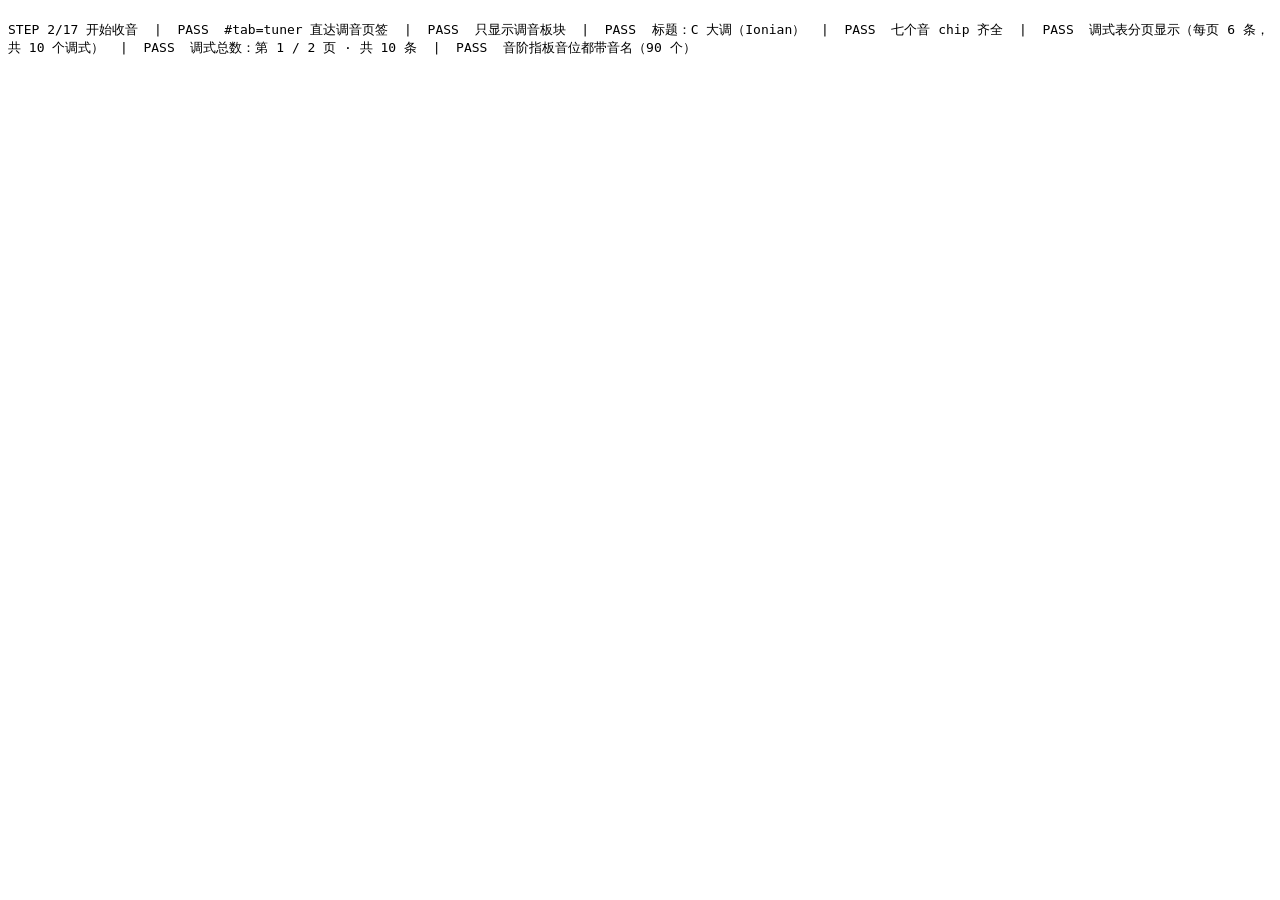
<file: tools/tunertest.html>
<!DOCTYPE html>
<html lang="zh-CN">
<head><meta charset="utf-8"><title>调音端到端测试</title>
<style>body{font:13px monospace;margin:0;padding:8px}iframe{width:390px;height:844px;border:0;position:absolute;left:-9999px}pre{white-space:pre-wrap}</style>
</head>
<body>
<pre id="out">running...</pre>
<iframe id="f" src="../app/src/main/assets/www/index.html#tab=tuner"></iframe>
<script>
/*
 * 调音链路端到端测试（步骤驱动，每步独立 try/catch，方便定位卡在哪一步）。
 *
 * 默认模式不依赖真实麦克风：往页面里注入一个已知频率的振荡器（window.__TUNER_TEST_SOURCE），
 * 让「音频节点 -> AnalyserNode -> 自相关测频 -> 中位数平滑 -> 音名/级数/弦识别 -> 指板高亮」
 * 整条链路真跑一遍，再断言界面读数。
 * 带 ?mic=1 时改为走真实 getUserMedia（配合 Chrome 的假麦克风 + test-tone.wav）。
 *
 * 结果通过 sendBeacon 回传给 tools/run_tuner_test.py：无头浏览器没法把控制台结果带出来，
 * 而 --dump-dom 会在测试跑完之前就 dump。
 */
(function () {
  var lines = [], fails = 0;
  var SEP = '  |  ';
  function ok(cond, msg) { lines.push((cond ? 'PASS  ' : 'FAIL  ') + msg); if (!cond) fails++; }
  function info(msg) { lines.push('      ' + msg); }

  var qs = (location.search || '').replace(/^\?/, '').split('&');
  var REPORT_PORT = 0, USE_MIC = false;
  for (var qi = 0; qi < qs.length; qi++) {
    var kv = qs[qi].split('=');
    if (kv[0] === 'port') REPORT_PORT = Number(kv[1]);
    if (kv[0] === 'mic') USE_MIC = (kv[1] === '1');
  }
  function report(text) {
    document.getElementById('out').textContent = text;
    if (REPORT_PORT && navigator.sendBeacon) {
      try { navigator.sendBeacon('http://127.0.0.1:' + REPORT_PORT + '/result', text); } catch (e) {}
    }
  }
  /* 主脚本若因语法错误没执行，这里会显式报出来（否则只会看到 running...） */
  window.setTimeout(function () {
    var p = document.getElementById('out');
    if (p && p.textContent === 'running...') {
      p.textContent = 'SCRIPT_DID_NOT_START (主脚本未执行，可能是语法错误)';
    }
  }, 2000);

  var frame = document.getElementById('f');
  var doc = null, win = null, osc = null;

  function $(id) { return doc.getElementById(id); }
  function click(el) {
    var ev = doc.createEvent('MouseEvents');
    ev.initMouseEvent('click', true, true, win, 0, 0, 0, 0, 0, false, false, false, false, 0, null);
    el.dispatchEvent(ev);
  }
  function flat(s) { return String(s).replace(/\s+/g, ''); }
  function readout() {
    return {
      note: flat($('tuneNote').textContent),
      cls: $('tuneNote').className,
      freq: String($('tuneFreq').textContent).replace(/\s+/g, ' ').trim(),
      degree: flat($('tuneDegree').textContent),
      string: flat($('tuneString').textContent),
      cents: flat($('tuneCents').textContent),
      needle: $('centsNeedle').style.left,
      micBtn: flat($('btnMic').textContent)
    };
  }
  function hz() {
    var m = /^([\d.]+)/.exec($('tuneFreq').textContent);
    return m ? Number(m[1]) : NaN;
  }
  function scans() { return doc.querySelectorAll('#scaleBox .nk-scan').length; }
  function names() { return doc.querySelectorAll('#scaleBox .nk-scale-name').length; }
  function chip(group, value) {
    var list = doc.querySelectorAll('[data-group="' + group + '"]');
    for (var i = 0; i < list.length; i++) {
      if (list[i].getAttribute('data-value') === String(value)) { click(list[i]); return list[i]; }
    }
    return null;
  }

  /* 注入一个已知频率的振荡器，接到页面的测试插口上 */
  function setTone(freq, amp, detuneCents) {
    if (!osc) {
      var ctx = win.Tuner.audioContext();
      osc = ctx.createOscillator();
      osc.type = 'sawtooth';                 /* 泛音丰富、更接近拨弦，顺便考验倍频陷阱 */
      var g = ctx.createGain();
      g.gain.value = (amp === undefined) ? 0.25 : amp;
      osc.connect(g);
      osc.start();
      win.__TUNER_TEST_SOURCE = g;
      osc.__out = g;
    }
    osc.frequency.value = freq;
    osc.detune.value = detuneCents || 0;
  }

  /* ---------------- 测试步骤 ---------------- */
  var steps = [
    { name: '检查调音板块',
      run: function () {
        ok(win.CHORD_STATE.tab === 'tuner', '#tab=tuner 直达调音页签');
        ok(doc.getElementById('viewTuner').hidden === false && doc.getElementById('viewChord').hidden === true,
           '只显示调音板块');
        ok($('scaleTitle').textContent.indexOf('C 大调') === 0, '标题：' + $('scaleTitle').textContent);
        ok(doc.querySelectorAll('.tone-chip').length === 7, '七个音 chip 齐全');
        ok(doc.querySelectorAll('.mode-row').length === 6, '调式表分页显示（每页 6 条，共 10 个调式）');
        ok($('modeTable').querySelector('.pager-info').textContent.indexOf('共 10 条') > 0,
           '调式总数：' + $('modeTable').querySelector('.pager-info').textContent);
        ok(names() > 50, '音阶指板音位都带音名（' + names() + ' 个）');
      } },

    { name: '开始收音',
      run: function () {
        if (!USE_MIC) setTone(196.0, 0.25);     /* G3 */
        click($('btnMic'));
      }, wait: 1200 },

    { name: 'G3 读数',
      run: function () {
        var r = readout();
        info('读数：' + r.note + ' / ' + r.freq + ' / ' + r.degree + ' / ' + r.string + ' / ' + r.cents);
        ok(win.CHORD_STATE.micOn === true, '收音已开始（' + (USE_MIC ? '真实 getUserMedia' : '注入振荡器') + '）');
        ok(r.note === 'G', '音名识别为 G（实际 ' + r.note + '）');
        ok(Math.abs(hz() - 196.0) < 1.5, '频率约 196Hz（实际 ' + hz().toFixed(1) + '）');
        ok(r.degree.indexOf('5级') === 0, 'C 大调里是 5 级（实际 ' + r.degree + '）');
        ok(r.string.indexOf('3弦') > 0, '归属 3 弦 G3（实际 ' + r.string + '）');
        ok(r.cls.indexOf('in-tune') > 0, '判定为“准”（class=' + r.cls + '）');
        ok(r.cents.indexOf('准') > 0, '音分读数：' + r.cents);
        ok(parseFloat(r.needle) === 50, '指针在正中（left=' + r.needle + '）');
        ok(scans() > 0, '指板上 G 的音位被高亮（' + scans() + ' 处）');
      } },

    { name: '换成 B3',
      run: function () { if (!USE_MIC) setTone(246.94, 0.25); },
      wait: USE_MIC ? 4200 : 1000 },

    { name: 'B3 读数',
      run: function () {
        var r = readout();
        info('读数：' + r.note + ' / ' + r.freq + ' / ' + r.degree + ' / ' + r.string);
        ok(r.note === 'B', '音名变为 B（实际 ' + r.note + '）');
        ok(Math.abs(hz() - 246.94) < 1.5, '频率约 246.9Hz（实际 ' + hz().toFixed(1) + '）');
        ok(r.degree.indexOf('7级') === 0, 'C 大调里是 7 级（实际 ' + r.degree + '）');
        ok(r.string.indexOf('2弦') > 0, '归属 2 弦 B3（实际 ' + r.string + '）');
      } },

    { name: '切到多利亚',
      run: function () { ok(!!chip('scale', 'dorian'), '找到多利亚 chip'); },
      wait: 500 },

    { name: '多利亚下的读数',
      run: function () {
        var r = readout();
        info('标题 ' + $('scaleTitle').textContent + ' / 级数 ' + r.degree);
        ok(win.CHORD_STATE.scaleId === 'dorian', '调式已切换为多利亚');
        ok($('scaleTitle').textContent.indexOf('多利亚') > 0, '标题已更新');
        ok(r.degree.indexOf('7级') === 0 && r.degree.indexOf('调外音') > 0, 'B 在 C 多利亚里是 7 级且为调外音（实际 ' + r.degree + '，Dorian 自身的 7 级是 B♭）');
        ok($('modeDesc').textContent.indexOf('\u266d3') > 0, '调式说明含特征音 ♭3');
      } },

    { name: '切主调到降 E',
      run: function () { ok(!!chip('key', 3), '找到降 E 主调 chip'); },
      wait: 500 },

    { name: '降 E 多利亚下的读数',
      run: function () {
        var r = readout();
        info('标题 ' + $('scaleTitle').textContent + ' / 级数 ' + r.degree + ' / class ' + r.cls);
        ok(win.CHORD_STATE.keyPc === 3, '主调切到降 E');
        ok(r.degree.indexOf('\u266d6') === 0, 'B 在 E♭ 多利亚里是 ♭6 级（实际 ' + r.degree + '）');
        ok(r.degree.indexOf('调外音') > 0, '并标注为调外音');
        ok(r.cls.indexOf('out-scale') > 0, '调外音换了颜色（class=' + r.cls + '）');
      } },

    { name: '偏高 30 音分',
      run: function () { if (!USE_MIC) setTone(196.0, 0.25, 30); },
      wait: USE_MIC ? 4200 : 1000 },

    { name: '音分偏高的读数',
      run: function () {
        var r = readout();
        info('音分 ' + r.cents + ' 指针 ' + r.needle);
        ok(r.cents.indexOf('偏高') > 0, '显示偏高（' + r.cents + '）');
        ok(parseFloat(r.needle) > 65, '指针偏右（left=' + r.needle + '）');
        ok(r.cls.indexOf('in-tune') < 0, '不再标记为“准”');
      } },

    { name: '停止收音',
      run: function () { click($('btnMic')); },
      wait: 500 },

    { name: '停止后的界面',
      run: function () {
        var r = readout();
        ok(win.CHORD_STATE.micOn === false, '已停止收音');
        ok(r.note === '--' && r.cents.indexOf('--') === 0, '读数复位（' + r.note + ' / ' + r.cents + '）');
        ok(scans() === 0, '指板高亮已清除');
        ok(r.micBtn.indexOf('开始收音') === 0, '按钮回到“开始收音”');
      } },

    { name: '切换标注模式',
      run: function () { click($('btnScaleLabel')); },
      wait: 300 },

    { name: '只级数模式',
      run: function () {
        ok($('btnScaleLabel').textContent === '只级数', '按钮文案：' + $('btnScaleLabel').textContent);
        ok(names() === 0, '不再输出音名（' + names() + ' 个）');
      } },

    { name: '切回和弦页签',
      run: function () { click(doc.querySelectorAll('.tab')[0]); },
      wait: 500 },

    { name: '和弦板块仍然正常',
      run: function () {
        ok(win.CHORD_STATE.tab === 'chord', '已切回和弦页签');
        ok(doc.getElementById('viewChord').hidden === false, '和弦板块可见');
        ok(doc.querySelectorAll('.card').length > 0, '指法卡片已渲染（' + doc.querySelectorAll('.card').length + ' 张）');
        ok(flat($('chordName').textContent).length > 0, '和弦名有内容（' + $('chordName').textContent + '，主调已被前面的步骤切成降 E）');
      } }
  ];

  var idx = 0;
  function next() {
    if (idx >= steps.length) return done();
    var st = steps[idx];
    idx++;
    try {
      st.run();
    } catch (e) {
      fails++;
      lines.push('EXCEPTION @' + st.name + ': ' + (e && e.message));
      if (e && e.stack) lines.push('      ' + String(e.stack).split('\n').slice(0, 3).join(' / '));
    }
    report('STEP ' + idx + '/' + steps.length + ' ' + st.name + SEP + lines.join(SEP));
    window.setTimeout(next, st.wait || 250);
  }

  function done() {
    try { if (osc) osc.stop(); } catch (e) {}
    try { win.Tuner.stop({}); } catch (e) {}
    lines.push('');
    lines.push(fails === 0 ? 'TUNER_TESTS_PASSED' : ('TUNER_TESTS_FAILED: ' + fails));
    report(lines.join('\n'));
  }

  var booted = false;
  function boot() {
    if (booted) return;
    booted = true;
    doc = frame.contentDocument;
    win = frame.contentWindow;
    try {
      if (!doc || !win || !win.CHORD_STATE) {
        fails++;
        lines.push('EXCEPTION: iframe 里的页面还没准备好（CHORD_STATE 不存在）');
        return done();
      }
      report('STEP 0 已载入被测页面');
      next();
    } catch (e) {
      fails++;
      lines.push('EXCEPTION @boot: ' + (e && e.message));
      done();
    }
  }
  /* iframe 就绪判断：不能只看 readyState —— about:blank 也是 complete，
     所以轮询等被测页面把 CHORD_STATE 挂上来（app.js 初始化完成）。
     file:// 下 iframe 有可能在本脚本执行前就加载完了，光靠 onload 会漏掉。 */
  frame.onload = function () { win = frame.contentWindow; if (win && win.CHORD_STATE) boot(); };
  (function poll(n) {
    win = frame.contentWindow;
    if (win && win.CHORD_STATE) return boot();
    if (n > 120) {
      fails++;
      lines.push('EXCEPTION: 等不到被测页面初始化（12 秒超时）');
      return done();
    }
    window.setTimeout(function () { poll(n + 1); }, 100);
  })(0);
})();
</script>
</body>
</html>
</file>
<file: app/src/main/assets/www/css/style.css>
/* ==========================================================================
   和弦助手 —— 样式表
   深色优先（乐器类应用常用），浅色跟随系统。全部使用 CSS 变量便于换肤。
   ========================================================================== */

:root {
  --bg: #0f1115;
  --bg-soft: #151922;
  --panel: #171b24;
  --panel-2: #1d222d;
  --line: #262c38;
  --text: #e7eaf0;
  --muted: #8d96a8;
  --accent: #ffb454;
  --accent-ink: #241a08;
  --accent-2: #6ea8fe;
  --good: #6ee7a8;
  --grid: #2c3444;
  --wood: #1b1a17;
  --beat-a: #1a1f29;
  --beat-b: #222b3a;
  --shadow: 0 6px 18px rgba(0, 0, 0, .35);
  --radius: 14px;
}

@media (prefers-color-scheme: light) {
  :root {
    --bg: #f4f5f8;
    --bg-soft: #ffffff;
    --panel: #ffffff;
    --panel-2: #f0f2f7;
    --line: #dfe3ec;
    --text: #171a21;
    --muted: #6a7285;
    --accent: #e8890c;
    --accent-ink: #ffffff;
    --accent-2: #2f6fd0;
    --good: #148f57;
    --grid: #c8cedb;
    --wood: #efe7dc;
    --beat-a: #eef2fa;
    --beat-b: #e2e9f6;
    --shadow: 0 6px 18px rgba(20, 30, 60, .10);
  }
}

/* 用户显式选择主题时覆盖系统偏好；data-theme 为空表示跟随系统 */
:root[data-theme="light"] {
  --bg: #f4f5f8;
  --bg-soft: #ffffff;
  --panel: #ffffff;
  --panel-2: #f0f2f7;
  --line: #dfe3ec;
  --text: #171a21;
  --muted: #6a7285;
  --accent: #e8890c;
  --accent-ink: #ffffff;
  --accent-2: #2f6fd0;
  --good: #148f57;
  --grid: #c8cedb;
  --wood: #efe7dc;
  --beat-a: #eef2fa;
  --beat-b: #e2e9f6;
  --shadow: 0 6px 18px rgba(20, 30, 60, .10);
}
:root[data-theme="dark"] {
  --bg: #0f1115;
  --bg-soft: #151922;
  --panel: #171b24;
  --panel-2: #1d222d;
  --line: #262c38;
  --text: #e7eaf0;
  --muted: #8d96a8;
  --accent: #ffb454;
  --accent-ink: #241a08;
  --accent-2: #6ea8fe;
  --good: #6ee7a8;
  --grid: #2c3444;
  --wood: #1b1a17;
  --beat-a: #1a1f29;
  --beat-b: #222b3a;
  --shadow: 0 6px 18px rgba(0, 0, 0, .35);
}

* { box-sizing: border-box; -webkit-tap-highlight-color: transparent; }

html, body {
  margin: 0;
  padding: 0;
  background: var(--bg);
  color: var(--text);
  font-family: -apple-system, "Noto Sans CJK SC", "Source Han Sans SC",
               "PingFang SC", "Microsoft YaHei", Roboto, sans-serif;
  font-size: 15px;
  line-height: 1.45;
  -webkit-text-size-adjust: 100%;
  overscroll-behavior-y: none;
}

body {
  padding: env(safe-area-inset-top) env(safe-area-inset-right)
           env(safe-area-inset-bottom) env(safe-area-inset-left);
  display: block;
}

/* 禁止长按选中，保持 App 手感（输入类元素不需要此处，本 App 无输入框） */
body, .chip-row, .neck-toolbar, .chord-name { user-select: none; -webkit-user-select: none; }

/* 抽屉打开时锁定背景滚动 */
body.sheet-open { overflow: hidden; }

/* ------------------------------- 顶部 ------------------------------- */
.app-header {
  padding: 14px 14px 10px;
  background: linear-gradient(180deg, var(--bg-soft), var(--bg));
  border-bottom: 1px solid var(--line);
}

.brand { display: flex; align-items: center; gap: 10px; }

.logo {
  width: 38px; height: 38px; border-radius: 11px;
  display: grid; place-items: center;
  background: linear-gradient(145deg, #2a2118, #3a2c1c);
  border: 1px solid var(--line);
  font-size: 20px;
}

.brand-text { flex: 1; min-width: 0; }
.brand h1 { margin: 0; font-size: 16px; font-weight: 650; letter-spacing: .5px; }
.brand p { margin: 1px 0 0; font-size: 12px; color: var(--muted); white-space: nowrap; overflow: hidden; text-overflow: ellipsis; }

.ghost-btn {
  background: var(--panel-2);
  color: var(--accent);
  border: 1px solid var(--line);
  border-radius: 10px;
  width: 40px; height: 34px;
  font-size: 15px;
  font-weight: 700;
}

.chord-headline {
  display: flex; align-items: baseline; gap: 12px;
  margin-top: 10px;
}

.chord-name {
  font-size: 38px; font-weight: 750; letter-spacing: 1px;
  color: var(--accent);
  line-height: 1.05;
  font-variant-numeric: tabular-nums;
}

.chord-meta { display: flex; flex-direction: column; gap: 2px; min-width: 0; }
.roman { font-size: 15px; font-weight: 650; color: var(--text); }
.notes { font-size: 12.5px; color: var(--muted); }

/* ------------------------------- 页签 ------------------------------- */
.tabs {
  display: flex;
  gap: 6px;
  padding: 8px 14px;
  background: var(--bg);
  border-bottom: 1px solid var(--line);
  position: sticky;
  top: 0;
  z-index: 6;
}
.tab {
  flex: 1 1 0;
  padding: 8px 10px;
  border-radius: 10px;
  background: var(--panel);
  border: 1px solid var(--line);
  color: var(--muted);
  font-size: 13.5px;
  font-weight: 600;
}
.tab.on { background: var(--accent); border-color: var(--accent); color: var(--accent-ink); }
@media (max-width: 420px) {
  /* 四个顶部页签要在一行放下，否则页头变高会把指板顶到抽屉下面 */
  .tabs .tab { padding: 8px 4px; font-size: 12.5px; white-space: nowrap; }
}

.view[hidden] { display: none; }

/* 和弦视图里的指板吸顶时要给页签让位 */
#viewChord .neck-section { top: 47px; }
.neck-section.plain { position: static; box-shadow: none; }

/* ------------------------------- 调音板块 ------------------------------- */
body.tuner-dialog #tabs,
body.tuner-dialog .app-footer,
body.tuner-dialog #miniPlayer { display: none; }
body.tuner-dialog { overflow: hidden; }
body.tuner-dialog #viewTuner {
  position: fixed;
  inset: 0;
  z-index: 120;
  overflow-y: auto;
  -webkit-overflow-scrolling: touch;
  background: var(--bg);
  padding: 0 12px 90px;
}
.tuner-dialog-head {
  position: sticky;
  top: 0;
  z-index: 2;
  display: flex;
  align-items: center;
  justify-content: space-between;
  padding: 10px 2px;
  margin-bottom: 2px;
  background: var(--bg);
  border-bottom: 1px solid var(--line);
}
.tuner-dialog-head strong { font-size: 15px; }
@media (min-width: 760px) {
  body.tuner-dialog #viewTuner { padding-left: max(12px, calc((100vw - 760px) / 2)); padding-right: max(12px, calc((100vw - 760px) / 2)); }
}
.tuner-panel {
  padding: 14px 14px 4px;
  background: var(--bg);
}

.tuner-readout {
  display: flex;
  align-items: center;
  gap: 12px;
}
.note-big {
  min-width: 108px;
  font-size: 46px;
  font-weight: 750;
  line-height: 1;
  color: var(--accent);
  font-variant-numeric: tabular-nums;
  letter-spacing: 1px;
}
.note-big.in-tune { color: var(--good); }
.note-big.out-scale { color: var(--accent-2); }
.tuner-meta { flex: 1 1 auto; min-width: 0; display: flex; flex-direction: column; gap: 3px; }
.tuner-freq { font-size: 14px; font-variant-numeric: tabular-nums; }
.tuner-deg { font-size: 13px; color: var(--accent-2); font-weight: 600; }
.tuner-str { font-size: 12px; color: var(--muted); }

.chip.big { padding: 10px 16px; font-size: 14px; border-radius: 12px; }
.chip.accent { background: var(--accent); border-color: var(--accent); color: var(--accent-ink); font-weight: 650; }

/* 音分计 */
.cents-wrap { margin: 14px 0 6px; position: relative; }
.cents-track {
  position: relative;
  height: 10px;
  border-radius: 5px;
  background: var(--panel-2);
  border: 1px solid var(--line);
  overflow: hidden;
}
.cents-track::before {
  content: '';
  position: absolute;
  left: 0; top: 0; bottom: 0; width: 50%;
  background: linear-gradient(90deg, var(--accent-2), transparent);
  opacity: .25;
}
.cents-center {
  position: absolute;
  left: 50%; top: -3px; bottom: -3px;
  width: 2px;
  margin-left: -1px;
  background: var(--good);
}
.cents-needle {
  position: absolute;
  top: -5px;
  left: 50%;
  width: 4px; height: 20px;
  margin-left: -2px;
  border-radius: 2px;
  background: var(--accent);
  transition: left .08s linear;
}
.cents-labels {
  display: flex;
  justify-content: space-between;
  margin-top: 4px;
  font-size: 10.5px;
  color: var(--muted);
}
.cents-readout { text-align: center; font-size: 12.5px; color: var(--text); margin-top: 2px; }

.tuner-tip { font-size: 12px; color: var(--muted); line-height: 1.5; margin: 8px 0 0; }
.tuner-tip.error { color: #ff8b7a; }

/* 调式说明与音级一览 */
.scale-desc .mode-desc {
  padding: 12px 14px 4px;
  background: var(--panel);
  border: 1px solid var(--line);
  border-radius: var(--radius);
  margin-bottom: 12px;
}
.mode-title { font-size: 15px; font-weight: 650; margin-bottom: 6px; }
.mode-title .mode-en { font-size: 12px; color: var(--muted); font-weight: 400; margin-left: 6px; }
.mode-line { font-size: 12.5px; color: var(--text); margin-bottom: 4px; }
.mode-line b { color: var(--muted); font-weight: 500; margin-right: 6px; }

.tones-row { display: flex; gap: 6px; flex-wrap: wrap; }
.tone-chip {
  display: flex;
  flex-direction: column;
  align-items: center;
  gap: 1px;
  padding: 6px 10px;
  border-radius: 10px;
  background: var(--panel);
  border: 1px solid var(--line);
  color: var(--text);
  min-width: 52px;
}
.tone-chip.root { border-color: var(--accent); }
.tone-deg { font-size: 12px; color: var(--accent); font-weight: 650; }
.tone-name { font-size: 14px; font-weight: 600; }
.tone-st { font-size: 10px; color: var(--muted); }

/* 教会调式表 */
.mode-table { display: flex; flex-direction: column; gap: 6px; }
.mode-row {
  display: grid;
  grid-template-columns: 78px 76px 88px 1fr;
  align-items: baseline;
  gap: 8px;
  padding: 8px 10px;
  border-radius: 10px;
  background: var(--panel);
  border: 1px solid var(--line);
  font-size: 12px;
}
.mode-row.on { border-color: var(--accent); background: var(--panel-2); }
.mode-name { font-size: 13px; font-weight: 650; color: var(--text); }
.mode-start { color: var(--muted); }
.mode-char { color: var(--accent); font-weight: 600; }
.mode-feel { color: var(--muted); }
@media (max-width: 420px) {
  .mode-row { grid-template-columns: 64px 62px 72px 1fr; font-size: 11px; gap: 6px; padding: 7px 8px; }
  .mode-name { font-size: 12px; }
}

.mini-hint { font-size: 11px; color: var(--muted); }
.group-label {
  flex: 0 0 auto;
  align-self: center;
  font-size: 11px;
  color: var(--muted);
  padding: 0 4px 0 2px;
}
.round-btn.wide { width: auto; padding: 0 10px; font-size: 11.5px; }

/* ------------------------------- 面板 ------------------------------- */
.panel {
  padding: 12px 14px 4px;
  background: var(--bg);
}

.field { margin-bottom: 12px; }

.field > label,
.label-row > label {
  display: block;
  font-size: 12px;
  color: var(--muted);
  margin-bottom: 6px;
  letter-spacing: .3px;
}

.label-row { display: flex; align-items: center; justify-content: space-between; }

.mini-toggle {
  background: var(--panel-2);
  border: 1px solid var(--line);
  color: var(--muted);
  border-radius: 8px;
  font-size: 11.5px;
  padding: 3px 9px;
  white-space: nowrap;
}
.mini-toggle.on { color: var(--accent-ink); background: var(--accent); border-color: var(--accent); font-weight: 650; }

/* 横向滚动 chip 行 */
.chip-row {
  display: flex;
  gap: 7px;
  overflow-x: auto;
  padding-bottom: 3px;
  scrollbar-width: none;
}
.chip-row::-webkit-scrollbar { display: none; }
.chip-row.wrap { flex-wrap: wrap; overflow: visible; }
.chip-row.small { gap: 6px; }

.chip {
  flex: 0 0 auto;
  padding: 7px 12px;
  border-radius: 10px;
  background: var(--panel);
  border: 1px solid var(--line);
  color: var(--text);
  font-size: 13.5px;
  white-space: nowrap;
  transition: background .12s, color .12s, border-color .12s;
}
.chip.sm { padding: 5px 10px; font-size: 12.5px; }
.chip .tag { color: var(--muted); font-size: 11px; margin-left: 5px; opacity: .85; }
.chip.on .tag { color: rgba(0, 0, 0, .5); opacity: 1; }
.chip.on {
  background: var(--accent);
  border-color: var(--accent);
  color: var(--accent-ink);
  font-weight: 650;
}
.chip.alt.on { background: var(--accent-2); border-color: var(--accent-2); color: #fff; }

/* 分段控件 */
.seg {
  display: flex;
  gap: 0;
  margin-top: 8px;
  border: 1px solid var(--line);
  border-radius: 10px;
  overflow: hidden;
  width: fit-content;
}
.seg button {
  background: var(--panel);
  color: var(--muted);
  border: 0;
  padding: 7px 14px;
  font-size: 13px;
}
.seg button + button { border-left: 1px solid var(--line); }
.seg button.on { background: var(--accent); color: var(--accent-ink); font-weight: 650; }

/* 属性分组 */
.qgroup { margin-bottom: 8px; }
.qgroup > .qname {
  font-size: 11px;
  color: var(--muted);
  margin-bottom: 4px;
}

/* 高级设置 */
.advanced {
  margin: 4px 0 12px;
  border: 1px solid var(--line);
  border-radius: var(--radius);
  background: var(--panel);
  overflow: hidden;
}
.advanced > summary {
  padding: 11px 13px;
  font-size: 13px;
  color: var(--muted);
  cursor: pointer;
  list-style: none;
}
.advanced > summary::-webkit-details-marker { display: none; }
.advanced > summary::before { content: "\25B8  "; color: var(--accent); }
.advanced[open] > summary::before { content: "\25BE  "; }
.advanced > *:not(summary) { padding: 0 13px; }
.advanced > .field:last-child, .advanced > .switch-list:last-child { padding-bottom: 12px; }

.switch-list { display: flex; flex-direction: column; gap: 9px; padding-bottom: 12px !important; }
.switch { display: flex; align-items: center; gap: 9px; font-size: 13px; color: var(--text); }
.switch input { width: 17px; height: 17px; accent-color: var(--accent); }

/* ------------------------------- 指板 ------------------------------- */
.neck-section {
  position: sticky;
  top: 0;
  z-index: 5;
  background: var(--bg-soft);
  border-top: 1px solid var(--line);
  border-bottom: 1px solid var(--line);
  box-shadow: var(--shadow);
}

.neck-toolbar {
  display: flex;
  align-items: center;
  gap: 8px;
  padding: 8px 12px 4px;
}

.round-btn {
  flex: 0 0 auto;
  width: 38px; height: 34px;
  border-radius: 10px;
  background: var(--panel-2);
  border: 1px solid var(--line);
  color: var(--accent);
  font-size: 13px;
  display: grid; place-items: center;
}
.round-btn:active { background: var(--accent); color: var(--accent-ink); }
.round-btn:disabled { opacity: .35; }

/* 标题必须能收缩，否则会把右侧按钮挤出屏幕 */
.neck-title { flex: 1 1 auto; text-align: center; min-width: 0; }
.neck-title strong,
.neck-title span {
  display: block;
  white-space: nowrap;
  overflow: hidden;
  text-overflow: ellipsis;
}
.neck-title strong { font-size: 13.5px; }
.neck-title span { font-size: 11.5px; color: var(--muted); font-variant-numeric: tabular-nums; }

/* 指板下方整行信息：发声弦数 · 谱记法 · 各音级数 */
.neck-info {
  padding: 0 12px 7px;
  text-align: center;
  font-size: 11.5px;
  color: var(--muted);
  font-variant-numeric: tabular-nums;
  white-space: nowrap;
  overflow: hidden;
  text-overflow: ellipsis;
}

.neck-scroll {
  overflow-x: auto;
  overflow-y: hidden;
  -webkit-overflow-scrolling: touch;
  scrollbar-width: none;
  padding: 2px 0 6px;
}
.neck-scroll::-webkit-scrollbar { height: 6px; }
.neck-scroll::-webkit-scrollbar-thumb { background: var(--line); border-radius: 3px; }
#neckBox { display: inline-block; min-width: 100%; }

/* ------------------------------- 结果 ------------------------------- */
.results { padding: 12px 0 24px; }

/* CAGED 五种指型：先给用户一个可记忆的骨架，完整穷举收进 details */
.caged-panel {
  margin: 2px 14px 12px;
  padding: 10px 10px 9px;
  border-radius: 13px;
  background: var(--panel);
  border: 1px solid var(--line);
}
.caged-head {
  display: flex;
  align-items: flex-start;
  justify-content: space-between;
  gap: 8px;
}
.caged-head strong { font-size: 14px; display: block; }
.caged-head .mini-hint { display: block; margin-top: 2px; line-height: 1.4; }
.caged-row {
  display: grid;
  grid-template-columns: repeat(2, minmax(0, 1fr));
  gap: 7px;
  padding: 9px 1px 5px;
}
.caged-card {
  min-width: 0;
  padding: 5px 4px 6px;
  border-radius: 10px;
  background: var(--panel-2);
  border: 1px solid var(--line);
  cursor: pointer;
  text-align: center;
}
@media (max-width: 759px) {
  .caged-card:last-child:nth-child(odd) {
    grid-column: 1 / -1;
    justify-self: center;
    width: calc(50% - 4px);
  }
}
@media (min-width: 760px) {
  .caged-row { grid-template-columns: repeat(5, minmax(0, 1fr)); }
}
.caged-card.on {
  border-color: var(--accent);
  background: var(--panel);
  box-shadow: 0 0 0 1px var(--accent) inset;
}
.caged-card-head {
  display: flex;
  align-items: baseline;
  justify-content: space-between;
  gap: 3px;
  padding: 0 2px;
}
.caged-shape { font-size: 19px; line-height: 1; font-weight: 800; color: var(--accent); }
.caged-fret { font-size: 9px; color: var(--muted); white-space: nowrap; }
.caged-svg { width: 92px; margin: 2px auto 0; }
.caged-svg svg { display: block; width: 100%; height: auto; }
.caged-root { font-size: 9.5px; color: var(--muted); line-height: 1.35; }
.caged-empty {
  flex: 0 0 108px;
  min-width: 108px;
  min-height: 154px;
  display: grid;
  place-items: center;
  padding: 8px;
  border: 1px dashed var(--line);
  border-radius: 10px;
  color: var(--muted);
  font-size: 10px;
  text-align: center;
}
.caged-note {
  padding: 1px 2px 0;
  font-size: 10.5px;
  line-height: 1.5;
  color: var(--muted);
}
.caged-note b { color: var(--accent-2); }
.caged-all { margin: 0 14px; }
.caged-all > summary { margin: 0; padding: 8px 0; }
.caged-all .results-head { padding-left: 0; padding-right: 0; }
.caged-all .results .chip-row, .caged-all .chip-row { padding-left: 0; }

.results-head {
  display: flex; align-items: baseline; justify-content: space-between;
  padding: 0 14px 6px;
}
.results-head strong { font-size: 14px; }
.results-head span { font-size: 12px; color: var(--muted); }

.results .chip-row { padding: 0 14px 8px; }

.pos-group { margin-bottom: 14px; }
.pos-head {
  display: flex; align-items: baseline; gap: 8px;
  padding: 0 14px 6px;
}
.pos-head strong { font-size: 13.5px; color: var(--accent-2); }
.pos-head span { font-size: 11.5px; color: var(--muted); }

.cards {
  display: flex;
  gap: 9px;
  overflow-x: auto;
  padding: 2px 14px 6px;
  -webkit-overflow-scrolling: touch;
  scrollbar-width: none;
}
.cards::-webkit-scrollbar { display: none; }

/* 懒加载占位：先把高度占住，滚动到附近再真正渲染卡片 */
.cards.lazy {
  display: block;
  min-height: 196px;
}

.card {
  flex: 0 0 auto;
  width: 132px;
  padding: 8px 6px 6px;
  background: var(--panel);
  border: 1px solid var(--line);
  border-radius: var(--radius);
  text-align: center;
  transition: border-color .12s, background .12s;
}
.card.on { border-color: var(--accent); background: var(--panel-2); box-shadow: 0 0 0 1px var(--accent) inset; }
.card svg { display: block; width: 100%; height: auto; }
.card .tab {
  margin-top: 4px;
  font-size: 10.5px;
  color: var(--muted);
  font-variant-numeric: tabular-nums;
  letter-spacing: .2px;
  white-space: nowrap;
  overflow: hidden;
  text-overflow: ellipsis;
}
.card .badge {
  display: inline-block;
  margin-top: 3px;
  font-size: 10px;
  color: var(--muted);
}
.card:active { background: var(--panel-2); }

.empty {
  margin: 8px 14px 20px;
  padding: 18px 14px;
  border: 1px dashed var(--line);
  border-radius: var(--radius);
  color: var(--muted);
  font-size: 13px;
  text-align: center;
}

/* ------------------------------- 鼓机 ------------------------------- */
.drum-panel { padding: 14px 14px 4px; background: var(--bg); }

.drum-head { display: flex; align-items: center; gap: 12px; }
.drum-title { flex: 1 1 auto; min-width: 0; }
.drum-title strong { display: block; font-size: 20px; font-weight: 700; }
.drum-title span { display: block; font-size: 12px; color: var(--muted); }

.drum-tempo { margin: 12px 0 14px; }
.tempo-big { font-size: 34px; font-weight: 750; color: var(--accent); line-height: 1.1; font-variant-numeric: tabular-nums; }
.tempo-big em { font-size: 13px; font-style: normal; color: var(--muted); margin-left: 6px; font-weight: 500; }
.tempo-btns { display: flex; gap: 6px; margin-top: 8px; }

.drum-vol { display: flex; align-items: center; gap: 10px; }
.drum-vol span { font-size: 12px; color: var(--muted); min-width: 40px; font-variant-numeric: tabular-nums; }

input[type="range"] {
  -webkit-appearance: none;
  appearance: none;
  width: 100%;
  height: 26px;
  background: transparent;
}
input[type="range"]::-webkit-slider-runnable-track {
  height: 8px;
  border-radius: 4px;
  background: var(--panel-2);
  border: 1px solid var(--line);
}
input[type="range"]::-webkit-slider-thumb {
  -webkit-appearance: none;
  width: 22px; height: 22px;
  margin-top: -8px;
  border-radius: 50%;
  background: var(--accent);
  border: 2px solid var(--bg-soft);
}
input[type="range"]::-moz-range-track { height: 8px; border-radius: 4px; background: var(--panel-2); }
input[type="range"]::-moz-range-thumb { width: 20px; height: 20px; border: 2px solid var(--bg-soft); border-radius: 50%; background: var(--accent); }

/* 步进格子 */
.step-scroll {
  overflow-x: auto;
  overflow-y: hidden;
  -webkit-overflow-scrolling: touch;
  padding: 8px 12px 10px;
  scrollbar-width: none;
}
.step-scroll::-webkit-scrollbar { height: 6px; }
.step-scroll::-webkit-scrollbar-thumb { background: var(--line); border-radius: 3px; }
#stepGrid { display: inline-block; min-width: 100%; }

.step-row { display: grid; grid-auto-flow: column; align-items: center; gap: 3px; }
.step-row + .step-row { margin-top: 3px; }
.step-label {
  font-size: 11.5px;
  color: var(--muted);
  text-align: right;
  padding-right: 8px;
  white-space: nowrap;
}
.step-label.on { color: var(--accent); }
.step-cell {
  width: 100%;
  min-width: 20px;
  height: 26px;
  border-radius: 5px;
  background: var(--panel-2);
  border: 1px solid var(--line);
}
.step-cell.beat { border-left-color: var(--muted); }
.step-cell.on { background: var(--accent-2); border-color: var(--accent-2); }
.step-cell.on.accent { background: var(--accent); border-color: var(--accent); }
.step-cell.now { box-shadow: 0 0 0 2px var(--good) inset; }
.step-beats { display: grid; gap: 3px; margin-bottom: 4px; }
.step-beat {
  font-size: 10.5px;
  color: var(--muted);
  text-align: center;
  border-left: 1px solid transparent;
}
.step-beat.strong { color: var(--accent); font-weight: 700; }

/* 节奏表 */
.pattern-table { display: flex; flex-direction: column; gap: 6px; }
.pattern-row {
  display: grid;
  grid-template-columns: 96px 52px 1fr;
  align-items: baseline;
  gap: 8px;
  padding: 8px 10px;
  border-radius: 10px;
  background: var(--panel);
  border: 1px solid var(--line);
  font-size: 12px;
}
.pattern-row.on { border-color: var(--accent); background: var(--panel-2); }
.pattern-name { font-size: 13px; font-weight: 650; }
.pattern-sig { color: var(--muted); font-size: 11px; }
.pattern-tip { color: var(--muted); }
@media (max-width: 420px) {
  .pattern-row { grid-template-columns: 84px 44px 1fr; font-size: 11px; gap: 6px; }
  .pattern-name { font-size: 12px; }
}

/* 迷你播放条：播放时贴在底部，切到别的页签也能随手停 */
.mini-player {
  position: fixed;
  left: 0; right: 0; bottom: 0;
  z-index: 20;
  display: flex;
  align-items: center;
  gap: 10px;
  padding: 8px 12px calc(8px + env(safe-area-inset-bottom));
  background: var(--panel);
  border-top: 1px solid var(--line);
  box-shadow: 0 -6px 18px rgba(0, 0, 0, .25);
}
.mini-player[hidden] { display: none; }
.mp-dot {
  width: 10px; height: 10px;
  border-radius: 50%;
  background: var(--good);
  flex: 0 0 auto;
}
/* 迷你条上的「当前和弦」大字：跟弹时最需要一眼看到的东西 */
.mp-chord {
  flex: 0 0 auto;
  min-width: 42px;
  text-align: center;
  font-size: 24px;
  font-weight: 750;
  color: var(--accent);
  line-height: 1;
  font-variant-numeric: tabular-nums;
}
.mp-chord.dim { color: var(--muted); font-size: 18px; }
/* 迷你条上的 SOLO 当前音：一眼确认即兴旋律真的在响 */
.mp-solo {
  flex: 0 0 auto;
  padding: 2px 5px;
  border-radius: 5px;
  background: var(--accent);
  color: var(--accent-ink);
  font-size: 9.5px;
  font-weight: 700;
  line-height: 1.4;
  white-space: nowrap;
}
.mp-solo[hidden] { display: none; }
.mp-text { flex: 1 1 auto; font-size: 12px; min-width: 0; overflow: hidden; text-overflow: ellipsis; white-space: nowrap; }
body.drums-playing { padding-bottom: 54px; }
@media (min-width: 620px) {
  .mini-player { left: 50%; right: auto; width: 560px; transform: translateX(-50%); border-radius: 12px 12px 0 0; border: 1px solid var(--line); border-bottom: 0; }
}

/* ------------------------------- 伴奏（总控 + 两个子页签） ------------------------------- */
.band-head {
  padding: 14px 14px 10px;
  background: var(--bg-soft);
  border-bottom: 1px solid var(--line);
}
.band-head .drum-head { margin-bottom: 10px; }
.band-head .drum-tempo { margin: 0 0 10px; }
/* 即兴页：谱面自己的小节头已经标了和弦，隐藏占高度的走向预览 */
body.sub-improv .band-head .preview-block { display: none; }

/* 子页签：比主页签小一号，贴在总控下面 */
.tabs.sub {
  padding: 6px 14px;
  background: var(--bg);
  position: static;
  border-bottom: 1px solid var(--line);
}
.tabs.sub .tab { padding: 6px 10px; font-size: 13px; }

/* 和弦走向 / 节奏型列表 */
.prog-table, .rhythm-table { display: flex; flex-direction: column; gap: 8px; }
.prog-row, .rhythm-row {
  padding: 9px 11px;
  border-radius: 12px;
  background: var(--panel);
  border: 1px solid var(--line);
}
.prog-row.on, .rhythm-row.on { border-color: var(--accent); background: var(--panel-2); }
.prog-head, .rhythm-head { display: flex; align-items: baseline; gap: 8px; flex-wrap: wrap; }
.prog-name, .rhythm-name { font-size: 13.5px; font-weight: 650; }
.prog-tag {
  font-size: 10px; padding: 1px 6px; border-radius: 6px;
  background: var(--accent-2); color: #fff;
}
.prog-sig, .rhythm-sig, .rhythm-tag { font-size: 11px; color: var(--muted); }
.prog-chords { display: flex; flex-wrap: wrap; gap: 6px; margin-top: 6px; }
.prog-chord {
  font-size: 11.5px;
  padding: 2px 7px;
  border-radius: 7px;
  background: var(--panel-2);
  border: 1px solid var(--line);
  font-variant-numeric: tabular-nums;
}
.prog-tip { font-size: 11px; color: var(--muted); margin-top: 6px; }
/* 每行的「编辑 / 删除」按钮：靠右、不抢视觉 */
.row-btns2 { float: right; display: flex; gap: 6px; margin-top: -2px; }
.row-btns2 .mini-toggle { padding: 3px 8px; }
.del-btn { color: #ff8b7a; }
.rhythm-seq { display: flex; flex-wrap: wrap; gap: 3px; margin-top: 6px; }
.rhythm-slot {
  min-width: 22px;
  text-align: center;
  font-size: 11px;
  padding: 2px 4px;
  border-radius: 5px;
  background: var(--accent-2);
  color: #fff;
}
.rhythm-slot.rest { background: var(--panel-2); color: var(--muted); }
.rhythm-slot.now { box-shadow: 0 0 0 2px var(--good) inset; }

/* 编辑器 */
.edit-rows { display: flex; flex-direction: column; gap: 10px; margin-bottom: 10px; }
.edit-card {
  padding: 10px 11px;
  border-radius: 12px;
  background: var(--panel);
  border: 1px solid var(--line);
}
.edit-card-head { display: flex; align-items: center; justify-content: space-between; margin-bottom: 6px; }
.edit-label { font-size: 11px; color: var(--muted); margin: 8px 0 4px; }
.edit-actions { display: flex; gap: 8px; margin-top: 6px; }
.edit-seq { display: flex; flex-wrap: wrap; gap: 4px; }
.seq-cell {
  min-width: 34px;
  height: 34px;
  border-radius: 8px;
  background: var(--panel-2);
  border: 1px solid var(--line);
  color: var(--text);
  font-size: 12px;
}
.seq-cell.root { background: var(--accent); border-color: var(--accent); color: var(--accent-ink); font-weight: 650; }
.seq-cell.rest { color: var(--muted); }
.seq-cell.beat { border-left: 2px solid var(--muted); }
.key-line { font-size: 13px; color: var(--text); }

/* 走向预览 */
.prog-preview { display: flex; flex-wrap: wrap; gap: 6px; align-items: flex-start; }
.preview-chord {
  min-width: 62px;
  padding: 6px 8px;
  border-radius: 10px;
  background: var(--panel);
  border: 1px solid var(--line);
  text-align: center;
}
.preview-chord.now { border-color: var(--accent); background: var(--panel-2); box-shadow: 0 0 0 1px var(--accent) inset; }
.pc-name { font-size: 15px; font-weight: 650; }
.pc-beats { font-size: 10.5px; color: var(--muted); }
.preview-seq { display: flex; flex-wrap: wrap; gap: 3px; margin-top: 8px; width: 100%; }

/* 总控区里的走向预览（页头大字下面） */
.preview-block {
  margin-top: 10px;
  padding: 9px 10px;
  border-radius: 12px;
  background: var(--panel);
  border: 1px solid var(--line);
}
.preview-block .prog-preview { margin-top: 6px; }
.preview-block .label-row { flex-wrap: wrap; gap: 2px 10px; }
.preview-block .label-row label { margin-bottom: 0; }
.preview-block .mini-hint { font-size: 10.5px; }

/* ------------------------------- 搜索 + 分页 ------------------------------- */
.pager { display: flex; flex-direction: column; gap: 8px; }
.pager-search {
  width: 100%;
  padding: 8px 11px;
  border-radius: 10px;
  background: var(--panel-2);
  border: 1px solid var(--line);
  color: var(--text);
  font-size: 13px;
  outline: none;
  -webkit-appearance: none;
  appearance: none;
}
.pager-search:focus { border-color: var(--accent); }
.pager-search::placeholder { color: var(--muted); }
.pager-list { display: flex; flex-direction: column; gap: 8px; }
.pager-empty { font-size: 12px; color: var(--muted); padding: 8px 2px; }
.pager-bar {
  display: flex;
  align-items: center;
  justify-content: center;
  gap: 10px;
  min-height: 26px;
}
.pager-bar .mini-toggle { padding: 3px 10px; }
.pager-bar .mini-toggle:disabled { opacity: .35; }
.pager-info { font-size: 11.5px; color: var(--muted); font-variant-numeric: tabular-nums; }

/* ------------------------------- 页脚 ------------------------------- */
.app-footer {
  padding: 14px 14px 28px;
  color: var(--muted);
  font-size: 12px;
  border-top: 1px solid var(--line);
}
.app-footer p { margin: 0 0 8px; }
.help { margin: 0 0 6px; padding-left: 20px; }
.help li { margin-bottom: 5px; }
.help b { color: var(--text); }

/* 老 WebView 提示条（只在样式降级时由 JS 插入） */
.legacy-tip {
  margin: 10px 14px 0;
  padding: 9px 12px;
  border: 1px solid var(--accent);
  border-radius: 10px;
  background: var(--panel-2);
  color: var(--text);
  font-size: 12px;
  line-height: 1.5;
}

/* ==========================================================================
   查询条件面板：底部抽屉。
   手机上“选和弦”和“看指板”必须能同时看到，所以条件不占首屏，
   而是从底部升起（最多 62vh），上方保留标题与指板用于实时预览。
   ========================================================================== */
.backdrop {
  position: fixed;
  left: 0; top: 0; right: 0; bottom: 0;
  background: rgba(0, 0, 0, .5);
  opacity: 0;
  pointer-events: none;
  transition: opacity .2s ease;
  z-index: 25;
}
.backdrop.open { opacity: 1; pointer-events: auto; }

.sheet {
  position: fixed;
  left: 0; right: 0; bottom: 0;
  z-index: 30;
  /* 上方要给页头 + 页签 + 工具条 + 指板 + 指板信息行留出位置（实测约 503px） */
  max-height: min(58vh, calc(100vh - 515px));
  min-height: 200px;
  display: flex;
  flex-direction: column;
  background: var(--panel);
  border-top: 1px solid var(--line);
  border-radius: 16px 16px 0 0;
  box-shadow: 0 -10px 30px rgba(0, 0, 0, .35);
  transform: translateY(101%);
  transition: transform .24s ease;
  padding-bottom: env(safe-area-inset-bottom);
}
.sheet.open { transform: translateY(0); }

.sheet-head {
  display: flex;
  align-items: center;
  justify-content: space-between;
  padding: 11px 14px 8px;
  border-bottom: 1px solid var(--line);
  flex: 0 0 auto;
}
.sheet-head strong { font-size: 14px; }

.sheet-body {
  overflow-y: auto;
  -webkit-overflow-scrolling: touch;
  padding: 12px 14px 20px;
  overscroll-behavior: contain;
}

/* 宽屏（平板/桌面）时限制抽屉宽度并居中 */
@media (min-width: 620px) {
  .sheet {
    left: 50%;
    right: auto;
    width: 560px;
    transform: translate(-50%, 101%);
    border-radius: 16px 16px 0 0;
  }
  .sheet.open { transform: translate(-50%, 0); }
}

/* 矮屏（老式小屏手机）：压缩页头，把纵向空间让给指板 */
@media (max-height: 700px) {
  .app-header { padding: 9px 14px 7px; }
  .brand h1 { font-size: 15px; }
  .brand p { display: none; }
  .brand { gap: 6px; }
  .ghost-btn { width: 34px; height: 32px; }
  .chord-headline { margin-top: 6px; }
  .chord-name { font-size: 30px; }
  .logo { width: 34px; height: 34px; font-size: 18px; }
}

/* ==========================================================================
   SVG 图元样式（内联 SVG 直接吃文档 CSS 变量，深/浅色主题自动跟随）
   ========================================================================== */

/* ---------- 和弦图（小节图） ---------- */
.cb-fret { stroke: var(--grid); stroke-width: 1; }
.cb-nut { stroke: var(--text); stroke-width: 3.4; stroke-linecap: round; }
.cb-string { stroke: var(--grid); stroke-width: 1.1; }
.cb-frlabel { fill: var(--muted); font-size: 10px; font-weight: 600; font-family: inherit; }
.cb-mute { fill: var(--muted); font-size: 13px; font-family: inherit; }
.cb-open { fill: none; stroke: var(--good); stroke-width: 1.7; }
.cb-barre { fill: var(--accent); }
.cb-dot { fill: var(--accent); }
.cb-dot-text { fill: var(--accent-ink); font-weight: 700; font-family: inherit; }
.cb-stringname { fill: var(--muted); font-size: 9px; font-family: inherit; }

/* ---------- 全指板 ---------- */
.nk-wood { fill: var(--wood); stroke: var(--line); stroke-width: 1; }
.nk-fret { stroke: var(--grid); stroke-width: 1; }
.nk-nut { stroke: var(--text); stroke-width: 3.6; stroke-linecap: round; }
.nk-string { stroke: var(--muted); opacity: .8; }
.nk-fretnum { fill: var(--muted); font-size: 9.5px; font-family: inherit; }
.nk-stringname { fill: var(--muted); font-size: 10px; font-weight: 600; font-family: inherit; }
.nk-marker { fill: var(--grid); }
.nk-window { fill: var(--accent-2); opacity: .12; }
.nk-faint { fill: var(--accent-2); opacity: .22; }
.nk-faint-root { fill: var(--accent-2); opacity: .40; }
.nk-dot { fill: var(--accent); }
.nk-dot-text { fill: var(--accent-ink); font-weight: 700; font-family: inherit; }
.nk-barre { fill: var(--accent); }
.nk-open { fill: none; stroke: var(--good); stroke-width: 2; }
.nk-open-text { fill: var(--good); font-size: 8.5px; font-weight: 700; font-family: inherit; }
.nk-mute { fill: var(--muted); font-size: 14px; font-family: inherit; }

/* ---------- 音阶指板：空心点=其它级数，实心点=主音，粗圈=当前测到的音 ---------- */
.nk-scale-dot { fill: none; stroke: var(--accent-2); stroke-width: 1.8; }
.nk-scale-root { fill: var(--accent); }
.nk-scale-text { fill: var(--accent-2); font-weight: 600; font-family: inherit; }
.nk-scale-root-text { fill: var(--accent-ink); font-weight: 700; font-family: inherit; }
.nk-scale-name { fill: var(--muted); font-family: inherit; }
.nk-scan { fill: none; stroke: var(--good); stroke-width: 2.6; }

/* ==========================================================================
   即兴：AI 配置 / agent 日志 / 简谱 / 谱库
   ========================================================================== */

/* 输入框（此前页面只有 search 与 range，没有通用文本框样式） */
.api-input {
  width: 100%;
  padding: 8px 10px;
  border-radius: 9px;
  background: var(--panel-2);
  border: 1px solid var(--line);
  color: var(--text);
  font-size: 13px;
  font-family: inherit;
  outline: none;
  -webkit-appearance: none;
  appearance: none;
}
.api-input:focus { border-color: var(--accent); }
.api-input::placeholder { color: var(--muted); }
textarea.api-input {
  min-height: 108px;
  resize: vertical;
  line-height: 1.55;
  font-family: ui-monospace, Consolas, "Courier New", monospace;
  font-size: 12px;
}
select.api-input {
  height: 38px;
  padding-right: 28px;
  background-image: linear-gradient(45deg, transparent 50%, var(--muted) 50%),
                    linear-gradient(135deg, var(--muted) 50%, transparent 50%);
  background-position: calc(100% - 15px) 16px, calc(100% - 10px) 16px;
  background-size: 5px 5px, 5px 5px;
  background-repeat: no-repeat;
}
.api-grid { display: flex; flex-direction: column; gap: 8px; margin: 8px 0; }
.api-grid label { display: block; font-size: 11.5px; color: var(--muted); }
.api-grid label .api-input { margin-top: 4px; color: var(--text); }
.api-section { margin-top: 10px; padding-top: 9px; border-top: 1px solid var(--line); }
.api-section label { display: block; font-size: 11.5px; color: var(--muted); }
.api-section .api-input { margin-top: 4px; width: 100%; }
.api-head { margin-top: 12px; }
.api-note {
  margin: 8px 0 0;
  font-size: 11px;
  line-height: 1.55;
  color: var(--muted);
}
.api-note.error, .improv-msg.error { color: #ff8b7a; }
#apiState.ok { color: var(--good); }

.solo-mode-row {
  display: flex;
  align-items: flex-start;
  gap: 7px;
  margin-top: 7px;
}
.solo-mode-row .mode-banner { flex: 1 1 auto; min-width: 0; margin-top: 0; }
.solo-mode-row .mini-toggle { flex: 0 0 auto; }
.mode-banner {
  padding: 4px 8px;
  border-radius: 7px;
  background: var(--panel-2);
  border: 1px solid var(--line);
  color: var(--muted);
  font-size: 11px;
  line-height: 1.45;
}
.mode-banner.local { color: var(--accent); border-color: var(--accent); }
.mode-banner.ai { color: var(--good); border-color: var(--good); }
.improv-hero .field { margin-top: 10px; }
.prompt-input {
  width: 100%;
  min-height: 70px;
  resize: vertical;
  line-height: 1.5;
  font-size: 13px;
  font-family: inherit;
}
.rec-panel {
  margin-top: 10px;
  border-color: var(--accent-2);
}
.rec-summary {
  display: grid;
  grid-template-columns: repeat(2, minmax(0, 1fr));
  gap: 6px;
  margin-top: 4px;
}
.rec-item {
  padding: 6px 7px;
  border-radius: 8px;
  background: var(--panel-2);
  border: 1px solid var(--line);
  font-size: 11.5px;
  min-width: 0;
}
.rec-item b {
  display: block;
  color: var(--accent-2);
  font-size: 10px;
  font-weight: 600;
  margin-bottom: 2px;
}
.rec-bpm-title { margin-top: 10px; font-size: 11.5px; color: var(--muted); }
.rec-speed-row { display: flex; align-items: center; gap: 8px; margin-top: 5px; }
.rec-bpm-input { width: 112px; flex: 0 0 112px; font-size: 16px; font-weight: 650; text-align: center; }
.rec-speed-row .mini-toggle { flex: 1 1 auto; text-align: center; }
.rec-choice-grid {
  display: grid;
  grid-template-columns: 1fr;
  gap: 6px;
  margin-top: 8px;
}
.rec-choice-grid label {
  display: flex;
  align-items: center;
  gap: 7px;
  font-size: 11.5px;
  color: var(--muted);
  white-space: nowrap;
}
.rec-choice-grid select { flex: 1 1 auto; min-width: 0; }
.rec-actions { margin-top: 8px; }
#recBpmRow { margin-top: 5px; flex-wrap: wrap; overflow: visible; }
.improv-main-actions { margin-top: 10px; }
.improv-main-actions .chip { min-width: 104px; font-weight: 700; }
.craft-hero .label-row { margin-bottom: 4px; }
.craft-topbar {
  position: sticky;
  top: 0;
  z-index: 30;
  display: flex;
  align-items: center;
  gap: 8px;
  padding: 8px 14px;
  background: var(--bg);
  border-bottom: 1px solid var(--line);
}
.craft-back-btn { flex: 0 0 auto; font-size: 12px; font-weight: 700; }
.craft-topbar-title { flex: 1 1 auto; text-align: right; font-size: 11px; color: var(--muted); }
.works-panel { margin-top: 10px; }
body.craft-view #tabs,
body.craft-view .app-footer,
body.craft-view #miniPlayer { display: none; }
#viewCraft .label-row > label { flex: 0 0 auto; white-space: nowrap; }
.craft-score-head { flex-wrap: wrap; align-items: flex-start; gap: 2px 10px; }
.craft-score-head .mini-hint { flex: 1 1 100%; line-height: 1.45; }
.craft-title { margin: 4px 0 6px; font-size: 22px; line-height: 1.25; }
.craft-prompt {
  padding: 9px 10px;
  border-radius: 9px;
  background: var(--panel-2);
  border: 1px solid var(--line);
  color: var(--text);
  font-size: 12.5px;
  line-height: 1.55;
  white-space: pre-wrap;
  word-break: break-word;
}
.craft-prompt.empty { color: var(--muted); }
.craft-messages {
  max-height: 260px;
  overflow-y: auto;
  display: flex;
  flex-direction: column;
  gap: 6px;
  margin: 4px 0 8px;
}
.craft-msg {
  max-width: 92%;
  padding: 6px 8px;
  border-radius: 9px;
  font-size: 11.5px;
  line-height: 1.5;
  white-space: pre-wrap;
  word-break: break-word;
}
.craft-msg.user {
  align-self: flex-end;
  background: var(--accent);
  color: var(--accent-ink);
  border-bottom-right-radius: 3px;
}
.craft-msg.assistant {
  align-self: flex-start;
  background: var(--panel-2);
  border: 1px solid var(--line);
  color: var(--text);
  border-bottom-left-radius: 3px;
}
.craft-msg .msg-meta { display: block; margin-top: 2px; font-size: 9.5px; opacity: .65; }
.craft-msg-text { white-space: pre-wrap; }
.craft-mix { margin-top: 9px; }
.craft-band-preview { margin-top: 4px; }
.craft-chord-row {
  display: flex;
  flex-wrap: nowrap;
  gap: 8px;
  overflow-x: auto;
  padding: 2px 0 5px;
}
.craft-chord-card {
  flex: 0 0 100px;
  min-width: 100px;
  padding: 5px 4px 3px;
  border-radius: 10px;
  background: var(--panel);
  border: 1px solid var(--line);
  text-align: center;
}
.craft-chord-card.now {
  border-color: var(--accent);
  box-shadow: 0 0 0 1px var(--accent) inset;
  background: var(--panel-2);
}
.craft-chord-svg { width: 88px; margin: 2px auto 0; }
.craft-chord-svg svg { width: 100%; height: auto; display: block; }
.craft-rhythm { margin-top: 5px; }
.craft-versions { display: block; margin-top: 3px; }
.craft-version-table-wrap {
  overflow-x: auto;
  -webkit-overflow-scrolling: touch;
  border: 1px solid var(--line);
  border-radius: 9px;
}
.craft-version-table {
  width: 100%;
  min-width: 760px;
  border-collapse: collapse;
  font-size: 11px;
}
.craft-version-table th,
.craft-version-table td {
  padding: 6px 7px;
  border-bottom: 1px solid var(--line);
  text-align: left;
  vertical-align: top;
}
.craft-version-table th {
  background: var(--panel-2);
  color: var(--muted);
  font-size: 10px;
  font-weight: 650;
  white-space: nowrap;
}
.craft-version-table tr:last-child td { border-bottom: 0; }
.craft-version-row.final td { background: color-mix(in srgb, var(--good) 7%, transparent); }
.craft-version-row.preview td { background: color-mix(in srgb, var(--accent-2) 9%, transparent); }
.ver-head { display: flex; align-items: center; gap: 4px; flex-wrap: wrap; }
.ver-label { color: var(--muted); font-size: 10px; }
.num-cell { white-space: nowrap; font-variant-numeric: tabular-nums; }
.note-cell {
  max-width: 180px;
  white-space: nowrap;
  overflow: hidden;
  text-overflow: ellipsis;
}
.time-cell { white-space: nowrap; color: var(--muted); font-size: 10px; }
.op-cell { white-space: nowrap; }
.op-cell .mini-toggle { padding: 2px 7px; }
.version-pager {
  display: flex;
  align-items: center;
  justify-content: space-between;
  gap: 8px;
  margin-top: 7px;
}
.version-pager .mini-hint { flex: 1 1 auto; text-align: center; }
.craft-version {
  display: flex;
  flex-wrap: wrap;
  align-items: center;
  gap: 5px 7px;
  padding: 6px 8px;
  border-radius: 9px;
  background: var(--panel-2);
  border: 1px solid var(--line);
  font-size: 11.5px;
}
.craft-version.final { border-color: var(--good); }
.craft-version.preview { border-color: var(--accent-2); box-shadow: 0 0 0 1px var(--accent-2) inset; }
.craft-version-head { display: flex; align-items: center; gap: 6px; flex: 1 1 100%; }
.craft-version .mini-hint { flex: 1 1 auto; }
.version-badge {
  padding: 1px 5px;
  border-radius: 4px;
  font-size: 9px;
  line-height: 1.5;
  font-weight: 700;
}
.final-badge { background: var(--good); color: #fff; }
.preview-badge { background: var(--accent-2); color: #fff; }
.version-link { margin: 4px 0 0; }
.version-back { align-self: flex-start; }
.improv-hero .label-row, #scorePanel .label-row, .api-head {
  flex-wrap: wrap;
  align-items: flex-start;
  gap: 2px 10px;
}
.improv-hero .label-row > label, #scorePanel .label-row > label { margin-bottom: 0; }
#scorePanel .mini-hint { line-height: 1.45; }
.improv-msg {
  min-height: 18px;
  margin-top: 8px;
  font-size: 12px;
  line-height: 1.5;
  color: var(--muted);
}
.improv-msg.on { color: var(--text); }
.improv-msg.error { color: #ff8b7a; }

/* agent 流水线日志：名字一行，细节换到下一行 */
.agent-log {
  display: flex;
  flex-direction: column;
  gap: 4px;
  margin-top: 8px;
}
.agent-step {
  display: grid;
  grid-template-columns: 10px 1fr 40px;
  gap: 1px 7px;
  align-items: start;
  padding: 5px 7px;
  border-radius: 8px;
  background: var(--panel-2);
  border: 1px solid var(--line);
  font-size: 11.5px;
}
.as-dot {
  width: 7px; height: 7px;
  margin-top: 5px;
  border-radius: 50%;
  background: var(--muted);
}
.agent-step.running .as-dot { background: var(--accent-2); animation: asPulse 1s ease-in-out infinite; }
.agent-step.ok .as-dot { background: var(--good); }
.agent-step.warn .as-dot { background: var(--accent); }
.agent-step.fail .as-dot { background: #ff6b5e; }
.as-name { font-weight: 600; }
.as-detail { grid-column: 2 / 4; color: var(--muted); word-break: break-word; }
.as-ms { color: var(--muted); text-align: right; font-variant-numeric: tabular-nums; }
.agent-step.fail .as-detail { color: #ff8b7a; }
.agent-summary {
  margin-top: 2px;
  padding: 4px 7px;
  font-size: 11px;
  color: var(--muted);
}
.agent-summary.error { color: #ff8b7a; }
@keyframes asPulse {
  0%, 100% { opacity: .45; }
  50% { opacity: 1; }
}

/* 即兴页：紧凑的 select / 实例 / 三路音量 */
.select-row { display: flex; flex-wrap: wrap; gap: 8px; margin: 8px 0; }
.select-row label {
  flex: 1 1 128px;
  display: flex;
  flex-direction: column;
  gap: 4px;
  font-size: 11px;
  color: var(--muted);
}
.select-row select { height: 34px; }
.select-row .tone-preview { align-self: flex-end; height: 34px; padding: 0 10px; }
.inst-row { display: flex; flex-wrap: wrap; gap: 6px; align-items: center; }
.inst-row .inst-search { flex: 1 1 100%; }
.inst-row select { flex: 1 1 150px; min-width: 0; }
.inst-row .mini-toggle { flex: 0 0 auto; }
.instance-panel { padding-top: 10px; }
.instance-panel .api-note { margin-bottom: 4px; }
.mix-row { display: grid; grid-template-columns: repeat(3, minmax(0, 1fr)); gap: 8px; margin: 7px 0 9px; }
.mix-row label { display: block; font-size: 10.5px; color: var(--muted); min-width: 0; }
.mix-row label b { color: var(--accent); font-variant-numeric: tabular-nums; }
.mix-row input { display: block; width: 100%; margin-top: 2px; }

/* 弹窗（API / 实例名称） */
.dialog-backdrop {
  position: fixed;
  inset: 0;
  z-index: 40;
  display: flex;
  align-items: center;
  justify-content: center;
  padding: 16px;
  background: rgba(0, 0, 0, .55);
}
.dialog-backdrop[hidden] { display: none; }
.dialog {
  width: 92vw;
  max-width: 460px;
  max-height: 86vh;
  overflow: auto;
  border-radius: 16px;
  background: var(--panel);
  border: 1px solid var(--line);
  box-shadow: 0 18px 50px rgba(0, 0, 0, .45);
  padding-bottom: env(safe-area-inset-bottom);
}
.dialog-head {
  display: flex; align-items: center; justify-content: space-between;
  padding: 11px 14px;
  border-bottom: 1px solid var(--line);
}
.dialog-head strong { font-size: 14px; }
.dialog-body { padding: 12px 14px 16px; }
.dialog-label { display: block; font-size: 11.5px; color: var(--muted); }
.dialog-label .api-input { margin-top: 5px; color: var(--text); }
#apiState { margin: 6px 0 2px; }
#apiState.ok { color: var(--good); }

/* 双吉他：左旋律 / 右节奏 */
.dual-neck { display: grid; grid-template-columns: 1fr 1fr; gap: 8px; }
.neck-card {
  min-width: 0;
  padding: 6px 6px 7px;
  border-radius: 11px;
  background: var(--panel-2);
  border: 1px solid var(--line);
}
.neck-card-head {
  display: flex; align-items: baseline; justify-content: space-between;
  gap: 4px;
  font-size: 11.5px;
  font-weight: 650;
  min-height: 18px;
}
.neck-card-head .mini-hint { font-size: 9.5px; overflow: hidden; text-overflow: ellipsis; white-space: nowrap; }
.mini-neck { min-height: 112px; }
.mini-neck svg { display: block; width: 100%; height: auto; }
.neck-empty { padding: 30px 4px; text-align: center; font-size: 10.5px; color: var(--muted); }
.used-notes { margin-top: 3px; font-size: 10px; color: var(--muted); line-height: 1.4; }
.shape-warn {
  margin-top: 3px;
  padding: 4px 6px;
  border-radius: 6px;
  background: rgba(232, 137, 12, 0.12);
  color: #a96300;
  font-size: 10px;
  line-height: 1.4;
}
.neck-select { display: flex; align-items: center; gap: 5px; margin-top: 4px; font-size: 10.5px; color: var(--muted); white-space: nowrap; }
.neck-select select { height: 27px; padding: 2px 22px 2px 7px; font-size: 11px; }

/* 5 品窗口指板 */
.mn-board { fill: var(--wood); stroke: var(--line); stroke-width: 1; }
.mn-fret { stroke: var(--grid); stroke-width: 1; }
.mn-nut { stroke: var(--text); stroke-width: 3; }
.mn-string { stroke: var(--muted); stroke-width: 1; opacity: .8; }
.mn-stringname { fill: var(--muted); font-size: 8px; font-family: inherit; }
.mn-fretnum { fill: var(--muted); font-size: 8px; font-family: inherit; }
.mn-scale-dot { fill: var(--accent-2); opacity: .28; }
.mn-dot-used { fill: none; stroke: var(--accent-2); stroke-width: 1.3; opacity: .85; }
.mn-dot-shift { stroke: #e8890c; stroke-dasharray: 2 1.5; }
.mn-used-label { fill: var(--accent-2); font-size: 6.5px; font-weight: 650; font-family: inherit; pointer-events: none; }
.mn-used-shift { fill: #b05f00; }
.mn-dot-current { fill: var(--accent); stroke: var(--bg); stroke-width: 1.5; }
.mn-dot-current.outside { fill: var(--accent-2); stroke-dasharray: 2 1; }
.mn-current-label { fill: var(--text); font-size: 8px; font-weight: 700; font-family: inherit; }
.mn-dot-chord { fill: var(--accent); }
.mn-dot-text { fill: var(--accent-ink); font-size: 7.5px; font-weight: 700; font-family: inherit; }
.mn-open { fill: none; stroke: var(--good); stroke-width: 1.4; }
.mn-mute { fill: var(--muted); font-size: 9px; font-family: inherit; }

.improv-tools { margin: 0 14px 10px; }
.improv-tools .tool-body { padding: 10px 0 2px; }

/* 任务队列 / 简谱滚动到顶部时，给吸顶的页签留出位置 */
#queuePanel, #scorePanel { scroll-margin-top: 68px; }
.queue-list { display: flex; flex-direction: column; gap: 5px; }
.queue-row {
  display: grid;
  grid-template-columns: 8px 1fr auto;
  gap: 3px 8px;
  align-items: center;
  padding: 6px 8px;
  border-radius: 9px;
  background: var(--panel);
  border: 1px solid var(--line);
  font-size: 11.5px;
}
.queue-dot { width: 7px; height: 7px; border-radius: 50%; background: var(--muted); }
.queue-row.queued .queue-dot { background: var(--accent-2); }
.queue-row.running .queue-dot { background: var(--accent); animation: asPulse 1s infinite; }
.queue-row.done .queue-dot { background: var(--good); }
.queue-row.failed .queue-dot { background: #ff6b5e; }
.queue-row.cancelled .queue-dot { background: var(--muted); }
.queue-main { min-width: 0; }
.queue-title { font-weight: 600; white-space: nowrap; overflow: hidden; text-overflow: ellipsis; }
.queue-sub { color: var(--muted); font-size: 10px; margin-top: 1px; }
.queue-actions { display: flex; gap: 4px; }
.queue-actions .mini-toggle { padding: 2px 6px; font-size: 10px; }
.queue-empty { color: var(--muted); font-size: 11.5px; padding: 4px 2px; }
.queue-live {
  margin-top: 9px;
  padding: 8px 9px;
  border-radius: 10px;
  background: var(--panel);
  border: 1px solid var(--line);
}
.queue-live-head { display: flex; align-items: baseline; justify-content: space-between; gap: 8px; }
.queue-live-head strong { font-size: 12.5px; }
.queue-live .label-row { margin-top: 7px; }
.queue-live .label-row > label { margin-bottom: 0; }
.queue-stream {
  max-height: 210px;
  overflow: auto;
  margin: 5px 0 0;
  padding: 7px 8px;
  border-radius: 8px;
  background: var(--panel-2);
  border: 1px solid var(--line);
  color: var(--text);
  font-family: ui-monospace, Consolas, "Courier New", monospace;
  font-size: 10.5px;
  line-height: 1.45;
  white-space: pre-wrap;
  word-break: break-word;
  -webkit-overflow-scrolling: touch;
}
.queue-stream:empty::before { content: '等待模型输出…'; color: var(--muted); }
.queue-live .agent-log { margin-top: 7px; }
.score-wait {
  margin: 6px 0;
  padding: 6px 8px;
  border-radius: 8px;
  background: var(--panel-2);
  border: 1px dashed var(--accent);
  color: var(--accent);
  font-size: 11.5px;
}
.now-note {
  margin: 6px 0 7px;
  padding: 6px 8px;
  border-radius: 8px;
  background: var(--panel-2);
  border: 1px solid var(--line);
  color: var(--muted);
  font-size: 11.5px;
  min-height: 18px;
}
.now-note.on { color: var(--text); border-color: var(--good); }
.now-note b { color: var(--accent); font-size: 13px; }

/* 谱面：一小节一张卡，横向滚动（8 个格子保持在同一行） */
.score-scroll {
  overflow-x: auto;
  overflow-y: hidden;
  -webkit-overflow-scrolling: touch;
  padding: 2px 0 8px;
  scrollbar-width: none;
}
.score-scroll::-webkit-scrollbar { height: 5px; }
.score-scroll::-webkit-scrollbar-thumb { background: var(--line); border-radius: 3px; }
.score-view { min-height: 84px; }
.score-empty {
  padding: 16px 12px;
  border: 1px dashed var(--line);
  border-radius: 12px;
  color: var(--muted);
  font-size: 12px;
  line-height: 1.6;
  text-align: center;
}
.jp-bars { display: flex; gap: 9px; }
.jp-bar {
  flex: 0 0 auto;
  min-width: 292px;
  padding: 7px 8px 8px;
  border-radius: 12px;
  background: var(--panel-2);
  border: 1px solid var(--line);
}
.jp-bar.playing { border-color: var(--good); box-shadow: 0 0 0 1px var(--good) inset; }
.jp-head { display: flex; align-items: baseline; gap: 7px; margin-bottom: 6px; }
.jp-no {
  font-size: 10px;
  color: var(--muted);
  font-variant-numeric: tabular-nums;
}
.jp-chords {
  flex: 1 1 auto;
  min-width: 0;
  font-size: 12px;
  font-weight: 650;
  color: var(--accent);
  white-space: nowrap;
  overflow: hidden;
  text-overflow: ellipsis;
}
.jp-count { font-size: 10px; color: var(--muted); white-space: nowrap; }
.jp-grid { display: grid; grid-template-columns: repeat(4, minmax(0, 1fr)); gap: 4px; }
/* 每两格 = 一拍，用浅色底把拍子分组，避免看不清音落在哪一拍 */
.jp-beat {
  display: grid;
  grid-template-columns: repeat(2, minmax(0, 1fr));
  gap: 2px;
  padding: 3px;
  border-radius: 10px;
  background: var(--panel);
  border: 1px solid var(--line);
}
.jp-beat.beat-a { background: var(--beat-a); }
.jp-beat.beat-b { background: var(--beat-b); }
.jp-beat .jp-cell { height: 60px; background: transparent; border-color: transparent; }
.jp-beat .jp-cell.strong { border-bottom-color: transparent; }
.jp-beat .jp-cell.hold { border-color: transparent; }
.jp-cell {
  position: relative;
  height: 64px;
  display: flex;
  align-items: center;
  justify-content: center;
  border-radius: 7px;
  background: var(--panel);
  border: 1px solid var(--line);
  font-variant-numeric: tabular-nums;
}
.jp-cell.strong { border-bottom: 2px solid var(--grid); }
.jp-cell.rest { background: transparent; border-color: transparent; color: var(--muted); }
.jp-cell.hold { background: transparent; border-color: var(--line); color: var(--muted); }
.jp-cell.now {
  border-color: var(--good);
  box-shadow: 0 0 0 2px var(--good) inset;
}
.jp-num { font-size: 19px; font-weight: 700; line-height: 1; }
.jp-acc { font-size: 12px; font-weight: 700; color: var(--accent); margin-right: 1px; }
/* 八度点必须一眼看见：高八度在数字正上方，低八度在数字正下方。 */
.jp-oct {
  position: absolute;
  left: 0; right: 0;
  top: 2px;
  text-align: center;
  font-size: 14px;
  line-height: 1;
  letter-spacing: 2px;
  color: var(--accent-2);
  font-weight: 700;
  pointer-events: none;
}
.jp-oct.low { top: auto; bottom: 9px; }
.jp-tech {
  position: absolute;
  top: 1px; right: 2px;
  padding: 0 3px;
  border-radius: 4px;
  background: var(--accent);
  color: var(--accent-ink);
  font-size: 8px;
  line-height: 1.5;
  font-weight: 700;
}
/* 每个音下面直接写音名，播放时当前格高亮 + 小节描边 */
.jp-pname {
  position: absolute;
  left: 0; right: 0; bottom: 2px;
  text-align: center;
  font-size: 8px;
  line-height: 1;
  color: var(--muted);
  letter-spacing: .2px;
}
.jp-cell.now .jp-pname { color: var(--good); }
.score-legend { margin: 5px 0 7px; font-size: 10.5px; }

.score-actions {
  display: flex;
  flex-wrap: wrap;
  gap: 6px;
  margin-top: 9px;
}
.score-actions .chip:disabled,
.edit-actions .chip:disabled { opacity: .4; }
.wrap-actions { flex-wrap: wrap; }

/* 简谱 → 和弦建议 */
.chord-suggest {
  margin-top: 10px;
  padding: 9px 10px;
  border-radius: 11px;
  background: var(--panel);
  border: 1px solid var(--line);
}
.cs-list { display: flex; flex-direction: column; gap: 4px; margin-top: 6px; }
.cs-row {
  display: grid;
  grid-template-columns: 22px 62px 44px 1fr;
  gap: 7px;
  align-items: baseline;
  font-size: 12px;
  padding: 3px 0;
  border-bottom: 1px dashed var(--line);
}
.cs-row:last-child { border-bottom: 0; }
.cs-no { color: var(--muted); font-variant-numeric: tabular-nums; }
.cs-name { font-size: 14px; font-weight: 700; color: var(--accent); }
.cs-roman { color: var(--accent-2); font-weight: 600; }
.cs-notes { color: var(--muted); font-size: 11px; }

/* 六线谱预览 */
.tab-pre {
  margin: 10px 0 0;
  padding: 10px 11px;
  border-radius: 10px;
  background: var(--panel-2);
  border: 1px solid var(--line);
  color: var(--text);
  font-family: ui-monospace, Consolas, "Courier New", monospace;
  font-size: 11.5px;
  line-height: 1.35;
  white-space: pre;
  overflow-x: auto;
  -webkit-overflow-scrolling: touch;
}

/* 谱库 */
.lib-box { margin-top: 8px; }
.lib-row {
  display: flex;
  align-items: flex-start;
  gap: 8px;
  padding: 8px 10px;
  margin-bottom: 6px;
  border-radius: 10px;
  background: var(--panel);
  border: 1px solid var(--line);
}
.lib-main { flex: 1 1 auto; min-width: 0; }
.lib-title { font-size: 13px; font-weight: 650; }
.lib-source {
  font-size: 10.5px;
  color: var(--accent-2);
  margin-top: 2px;
  line-height: 1.4;
  word-break: break-word;
}
.lib-meta {
  font-size: 10.5px;
  color: var(--muted);
  margin-top: 2px;
  line-height: 1.45;
  word-break: break-word;
}
.lib-row .row-btns2 {
  float: none;
  margin-top: 0;
  flex: 0 0 auto;
  flex-wrap: wrap;
  justify-content: flex-end;
}
.lib-row .play-btn { font-weight: 700; }

@media (max-width: 360px) {
  .jp-bar { min-width: 276px; }
  .jp-num { font-size: 17px; }
  .cs-row { grid-template-columns: 18px 54px 38px 1fr; gap: 5px; }
}

/* ==========================================================================
   老引擎降级层
   --------------------------------------------------------------------------
   Android 5.x 出厂自带的 WebView 是 Chrome 37~48，不认识 CSS 变量（var()），
   于是上面那些用变量的声明会被整条丢弃，页面只剩黑白骨架（功能正常但很难看）。
   这里用 @supports 探测一次：只有在不支持 var() 的引擎上，才补一套固定颜色的
   基础样式。现代 WebView / 浏览器会跳过整块，完全不受影响。
   另外老引擎也没有 flex 的 gap、grid、min()，这几处一并给出兜底。
   （真机上的 WebView 会随应用商店更新，通常不会走到这里；走到也有可用界面。）
   ========================================================================== */
@supports not (color: var(--chord-probe)) {
  html, body { background: #f4f5f8; color: #171a21; }
  .app-header { background: #ffffff; border-bottom: 1px solid #dfe3ec; }
  .logo { background: #2a2118; border: 1px solid #dfe3ec; }
  .ghost-btn, .round-btn, .mini-toggle, .seg button {
    background: #f0f2f7; border: 1px solid #dfe3ec; color: #e8890c;
  }
  .mini-toggle.on { background: #e8890c; border-color: #e8890c; color: #ffffff; }
  .seg { border: 1px solid #dfe3ec; }
  .chip { background: #ffffff; border: 1px solid #dfe3ec; color: #171a21; }
  .chip.sm { background: #ffffff; }
  .chip.on, .chip.alt.on { background: #e8890c; border-color: #e8890c; color: #ffffff; }
  .chip .tag { color: #6a7285; }
  .advanced, .card, .sheet { background: #ffffff; }
  .card { border: 1px solid #dfe3ec; }
  .card.on { border-color: #e8890c; }
  .empty { border: 1px dashed #dfe3ec; color: #6a7285; }
  .neck-section { background: #ffffff; border-color: #dfe3ec; }
  .backdrop { background: #000000; opacity: 0; }
  .backdrop.open { opacity: .5; }
  .sheet { border-top: 1px solid #dfe3ec; max-height: 60vh; }
  .switch input { accent-color: auto; }
  .chord-name { color: #e8890c; }
  .legacy-tip { background: #fff8e8; border: 1px solid #e8890c; color: #171a21; }
  .notes, .brand p, .field > label, .label-row > label, .qname, .pos-head span,
  .results-head span, .card .tab, .card .badge, .neck-info, .app-footer { color: #6a7285; }

  /* 圆角按钮靠 grid 居中的，这里退回行内居中 */
  .round-btn, .logo { display: block; text-align: center; line-height: 32px; }

  /* SVG 图元：没有变量时给固定色 */
  .cb-fret, .cb-string { stroke: #c8cedb; }
  .cb-nut, .nk-nut { stroke: #171a21; }
  .cb-dot, .cb-barre, .nk-dot, .nk-barre { fill: #e8890c; }
  .cb-dot-text, .nk-dot-text { fill: #ffffff; }
  .cb-open, .nk-open { fill: none; stroke: #148f57; }
  .cb-mute, .cb-frlabel, .cb-stringname,
  .nk-fretnum, .nk-stringname, .nk-mute { fill: #6a7285; }
  .nk-wood { fill: #efe7dc; stroke: #dfe3ec; }
  .nk-fret { stroke: #c8cedb; }
  .nk-string { stroke: #6a7285; }
  .nk-marker { fill: #c8cedb; }
  .nk-window { fill: #2f6fd0; opacity: .12; }
  .nk-faint { fill: #2f6fd0; opacity: .22; }
  .nk-faint-root { fill: #2f6fd0; opacity: .40; }
  .nk-open-text { fill: #148f57; }

  /* 调音板块与音阶指板 */
  .tabs { background: #f4f5f8; border-bottom: 1px solid #dfe3ec; }
  .tab { background: #ffffff; border: 1px solid #dfe3ec; color: #6a7285; }
  .tab.on { background: #e8890c; border-color: #e8890c; color: #ffffff; }
  .tuner-panel { background: #f4f5f8; }
  .note-big { color: #e8890c; }
  .note-big.in-tune { color: #148f57; }
  .note-big.out-scale { color: #2f6fd0; }
  .tuner-deg { color: #2f6fd0; }
  .cents-track { background: #f0f2f7; border: 1px solid #dfe3ec; }
  .cents-center { background: #148f57; }
  .cents-needle { background: #e8890c; }
  .cents-readout { color: #171a21; }
  .tuner-freq { color: #171a21; }
  .scale-desc .mode-desc, .mode-row, .tone-chip { background: #ffffff; border: 1px solid #dfe3ec; color: #171a21; }
  .mode-row.on { border-color: #e8890c; background: #f0f2f7; }
  .tone-chip.root { border-color: #e8890c; }
  .tone-deg, .mode-char { color: #e8890c; }
  .chip.accent { background: #e8890c; border-color: #e8890c; color: #ffffff; }
  .nk-scale-dot { fill: none; stroke: #2f6fd0; stroke-width: 1.8; }
  .nk-scale-root { fill: #e8890c; }
  .nk-scale-text { fill: #2f6fd0; }
  .nk-scale-root-text { fill: #ffffff; }
  .nk-scale-name { fill: #6a7285; }
  .nk-scan { fill: none; stroke: #148f57; }
  /* 老引擎没有 grid，调式表退化成一行内联 */
  .mode-row { display: block; }
  .mode-row span { display: inline-block; margin-right: 10px; }

  /* 鼓机：步进格子与节奏表 */
  .drum-panel { background: #f4f5f8; }
  .drum-title strong, .tempo-big { color: #e8890c; }
  .step-cell { background: #f0f2f7; border: 1px solid #dfe3ec; }
  .step-cell.on { background: #2f6fd0; border-color: #2f6fd0; }
  .step-cell.on.accent { background: #e8890c; border-color: #e8890c; }
  .step-cell.now { box-shadow: 0 0 0 2px #148f57 inset; }
  .step-beat, .step-label { color: #6a7285; }
  .step-beat.strong, .step-label.on { color: #e8890c; }
  .pattern-row { display: block; background: #ffffff; border: 1px solid #dfe3ec; }
  .pattern-row.on { border-color: #e8890c; background: #f0f2f7; }
  .pattern-row span { display: inline-block; margin-right: 10px; }
  .pattern-tip, .pattern-sig, .drum-title span { color: #6a7285; }
  .mini-player { background: #ffffff; border-top: 1px solid #dfe3ec; }
  .pager-search { background: #f0f2f7; border: 1px solid #dfe3ec; color: #171a21; }
  .preview-block { background: #ffffff; border: 1px solid #dfe3ec; }
  .mp-chord { color: #e8890c; }
  .mp-chord.dim { color: #6a7285; }
  .mp-dot { background: #148f57; }
  /* 老引擎的 range 控件样式很差，给个底色 */
  input[type="range"] { background: #f0f2f7; height: 22px; }

  /* 即兴：输入框 / 谱面 / 谱库 */
  .api-input { background: #f0f2f7; border: 1px solid #dfe3ec; color: #171a21; }
  .improv-msg.error, .agent-summary.error, .agent-step.fail .as-detail { color: #b3261e; }
  .agent-step { background: #f0f2f7; border: 1px solid #dfe3ec; display: block; }
  .agent-step span { display: block; }
  .agent-step span.as-dot { display: none; }
  .jp-bar { background: #ffffff; border: 1px solid #dfe3ec; }
  .jp-cell { background: #f0f2f7; border: 1px solid #dfe3ec; }
  .jp-cell.rest, .jp-cell.hold { background: transparent; }
  .jp-cell.now { box-shadow: 0 0 0 2px #148f57 inset; }
  .jp-chords, .jp-acc, .cs-name, .jp-tech { color: #e8890c; }
  .jp-tech { background: #e8890c; color: #ffffff; }
  .chord-suggest, .lib-row { background: #ffffff; border: 1px solid #dfe3ec; }
  .tab-pre { background: #f0f2f7; border: 1px solid #dfe3ec; color: #171a21; }
  .score-empty { border: 1px dashed #dfe3ec; color: #6a7285; }
  .queue-stream, .queue-live, .queue-row { background: #ffffff; border: 1px solid #dfe3ec; }
  .now-note, .score-wait { background: #f0f2f7; border: 1px solid #dfe3ec; }
  .dialog-backdrop { top: 0; left: 0; right: 0; bottom: 0; background: rgba(0, 0, 0, .55); }
  .dialog { background: #ffffff; border: 1px solid #dfe3ec; }
  .neck-card { background: #f0f2f7; border: 1px solid #dfe3ec; }
  .mn-board { fill: #efe7dc; stroke: #dfe3ec; }
  .mn-fret { stroke: #c8cedb; }
  .mn-nut { stroke: #171a21; }
  .mn-string { stroke: #6a7285; }
  .mn-stringname, .mn-fretnum, .neck-empty, .used-notes { fill: #6a7285; color: #6a7285; }
  .mn-scale-dot { fill: #2f6fd0; opacity: .22; }
  .mn-dot-used { stroke: #2f6fd0; }
  .mn-dot-shift { stroke: #e8890c; }
  .mn-used-label { fill: #2f6fd0; }
  .mn-used-shift { fill: #a96300; }
  .mn-dot-current { fill: #e8890c; stroke: #ffffff; }
  .mn-current-label { fill: #171a21; }
  .mn-dot-chord { fill: #e8890c; }
  .mn-dot-text { fill: #ffffff; }
  .mn-open { stroke: #148f57; }
  .mn-mute { fill: #6a7285; }
  /* 老引擎没有 grid / flex gap */
  .dual-neck { display: block; }
  .neck-card { margin-bottom: 8px; }
  .select-row { display: block; }
  .select-row label { margin-bottom: 8px; }
  .mix-row { display: block; }
  .mix-row label { margin-bottom: 7px; }
  .inst-row select { width: 100%; margin-bottom: 6px; }
  /* 老引擎没有 grid / flex gap：谱面退回 flex，8 个格子用 margin 隔开 */
  .jp-grid { display: -webkit-box; display: flex; }
  .jp-beat { display: -webkit-box; display: flex; flex: 1 1 0; margin-right: 3px; }
  .jp-beat .jp-cell { flex: 1 1 0; margin-right: 2px; }
  .jp-cell { -webkit-box-flex: 1; flex: 1 1 0; margin-right: 3px; }
  .jp-cell:last-child { margin-right: 0; }
  .jp-bars { display: block; }
  .jp-bar { min-width: 0; margin-bottom: 8px; }
  .lib-main { margin-right: 8px; }
  .lib-source { color: #2f6fd0; }
  .score-actions .chip, .wrap-actions .chip { margin-right: 6px; margin-bottom: 6px; }
  .cs-row { display: block; }
  .cs-row span { display: inline-block; margin-right: 10px; }
  .api-grid label { margin-bottom: 8px; }

  /* 老引擎没有 flex gap，用 margin 补上关键间距 */
  .chip-row .chip { margin-right: 7px; }
  .cards .card { margin-right: 9px; }
  .neck-toolbar .round-btn { margin-right: 8px; }
  .brand .logo { margin-right: 10px; }
  .chip-row { display: -webkit-box; }
  .chip-row .chip { display: inline-block; }
  /* 老引擎的 -webkit-box 不换行：推荐 Top5 要退回普通块 + inline-block */
  .chip-row.wrap { display: block; overflow: visible; white-space: normal; }
  .chip-row.wrap .chip { margin: 0 6px 6px 0; }
  .rec-choice-grid { display: block; }
  .rec-choice-grid label { display: block; margin-bottom: 6px; }
  .rec-choice-grid select { width: 100%; }
  .craft-chord-row { display: block; white-space: nowrap; overflow-x: auto; }
  .craft-chord-card { display: inline-block; white-space: normal; vertical-align: top; margin-right: 8px; }
}
</file>
